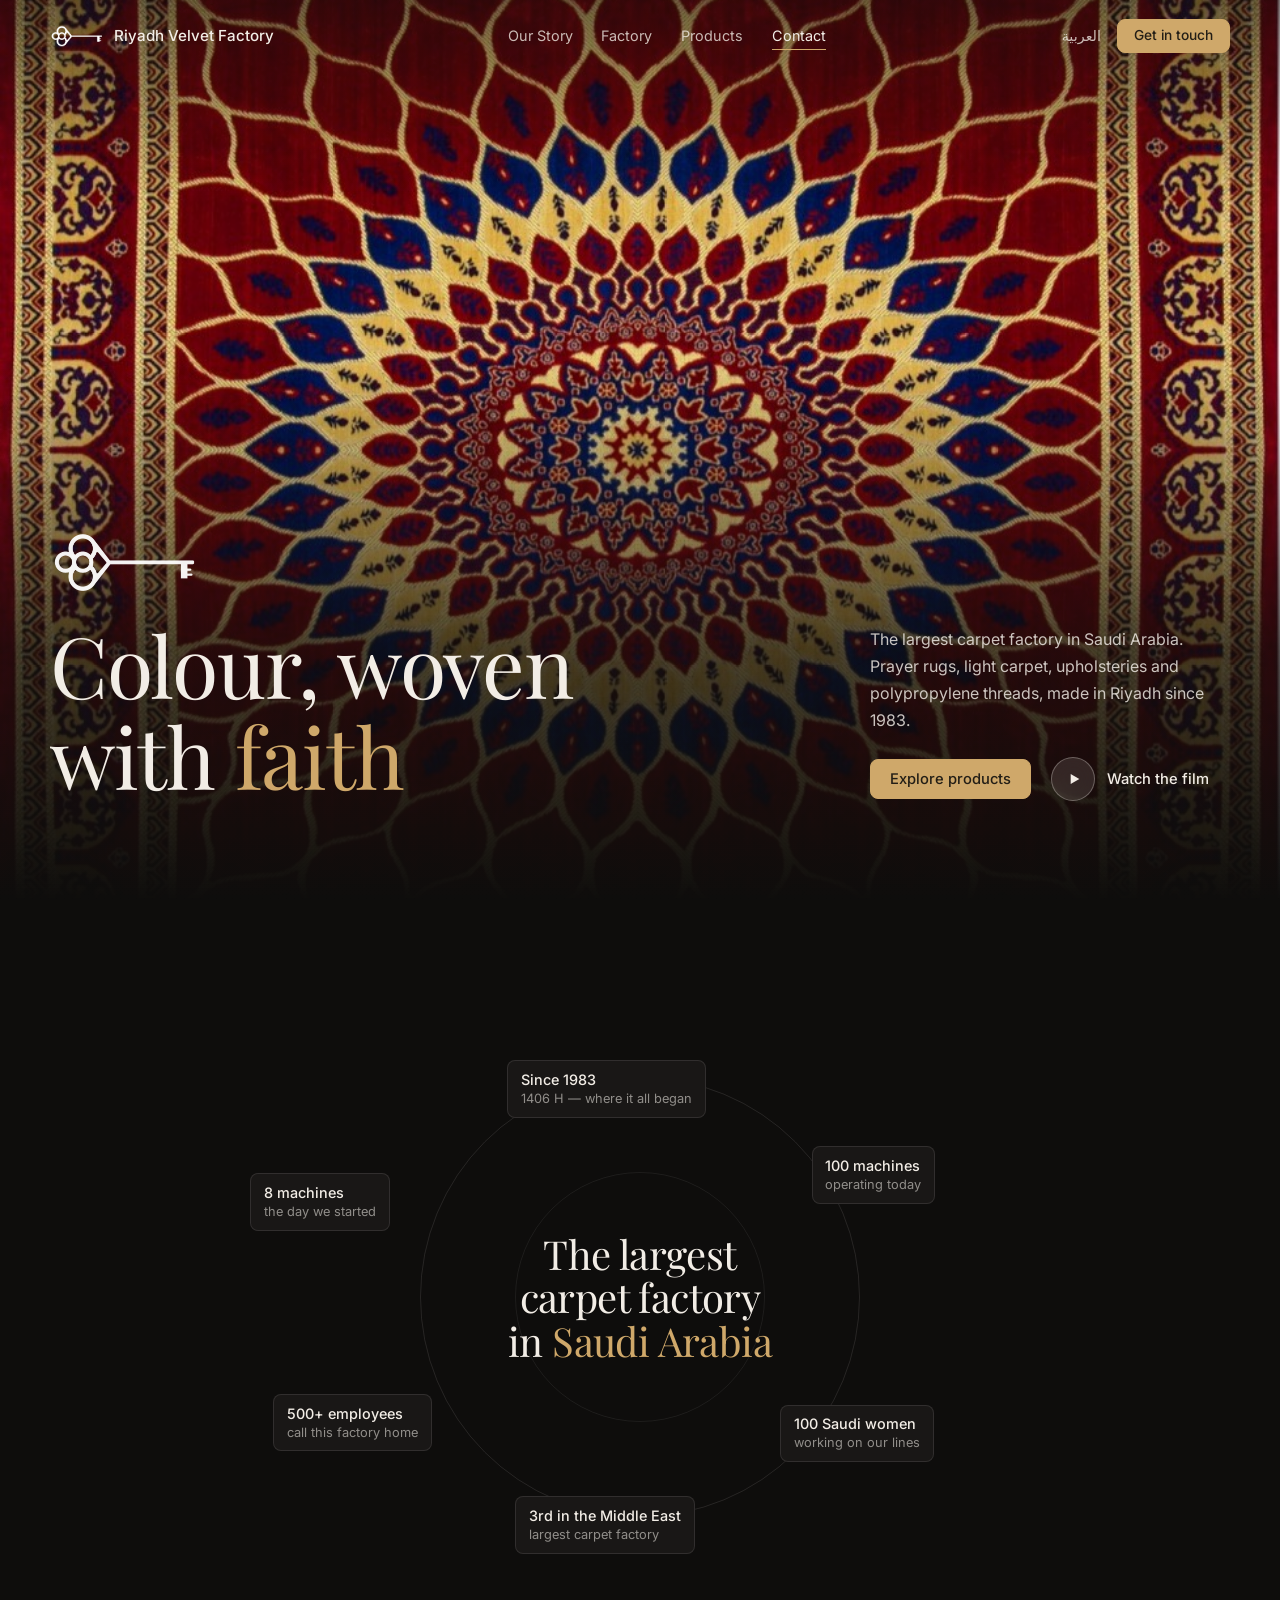
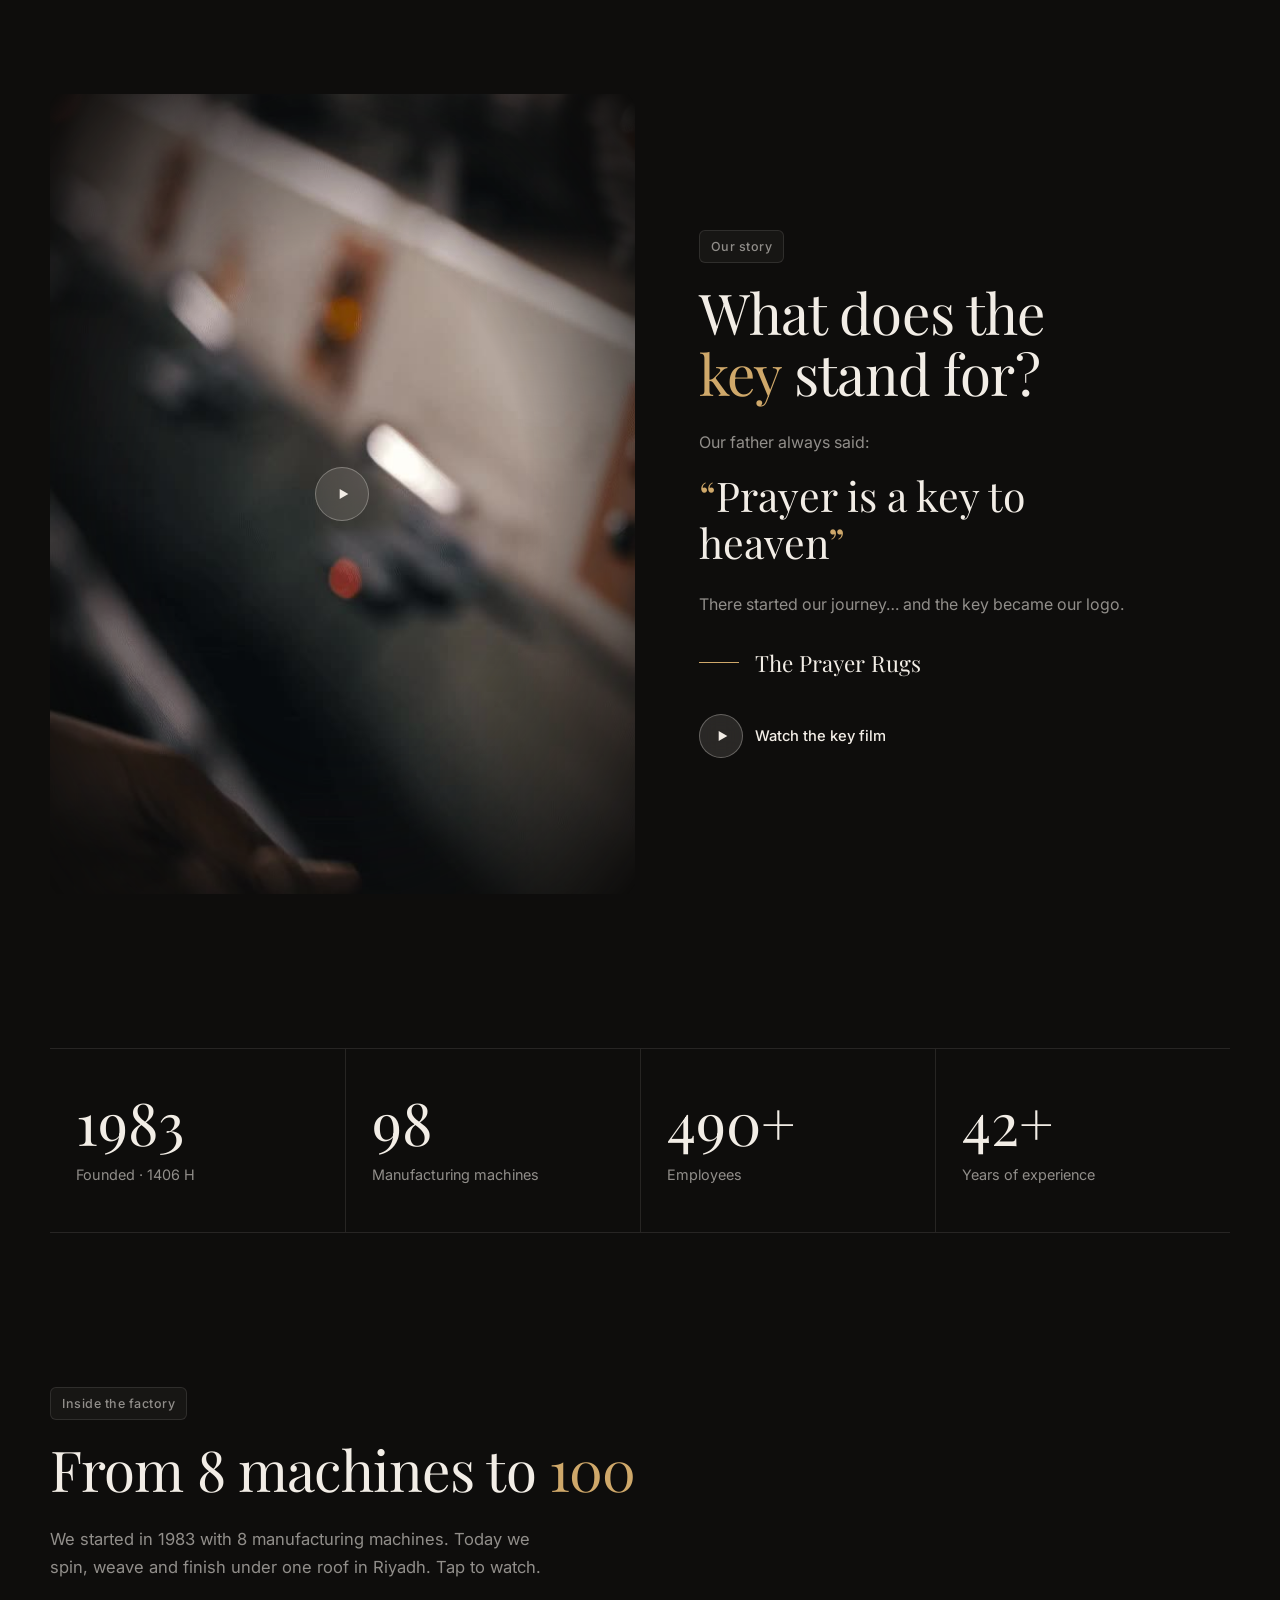
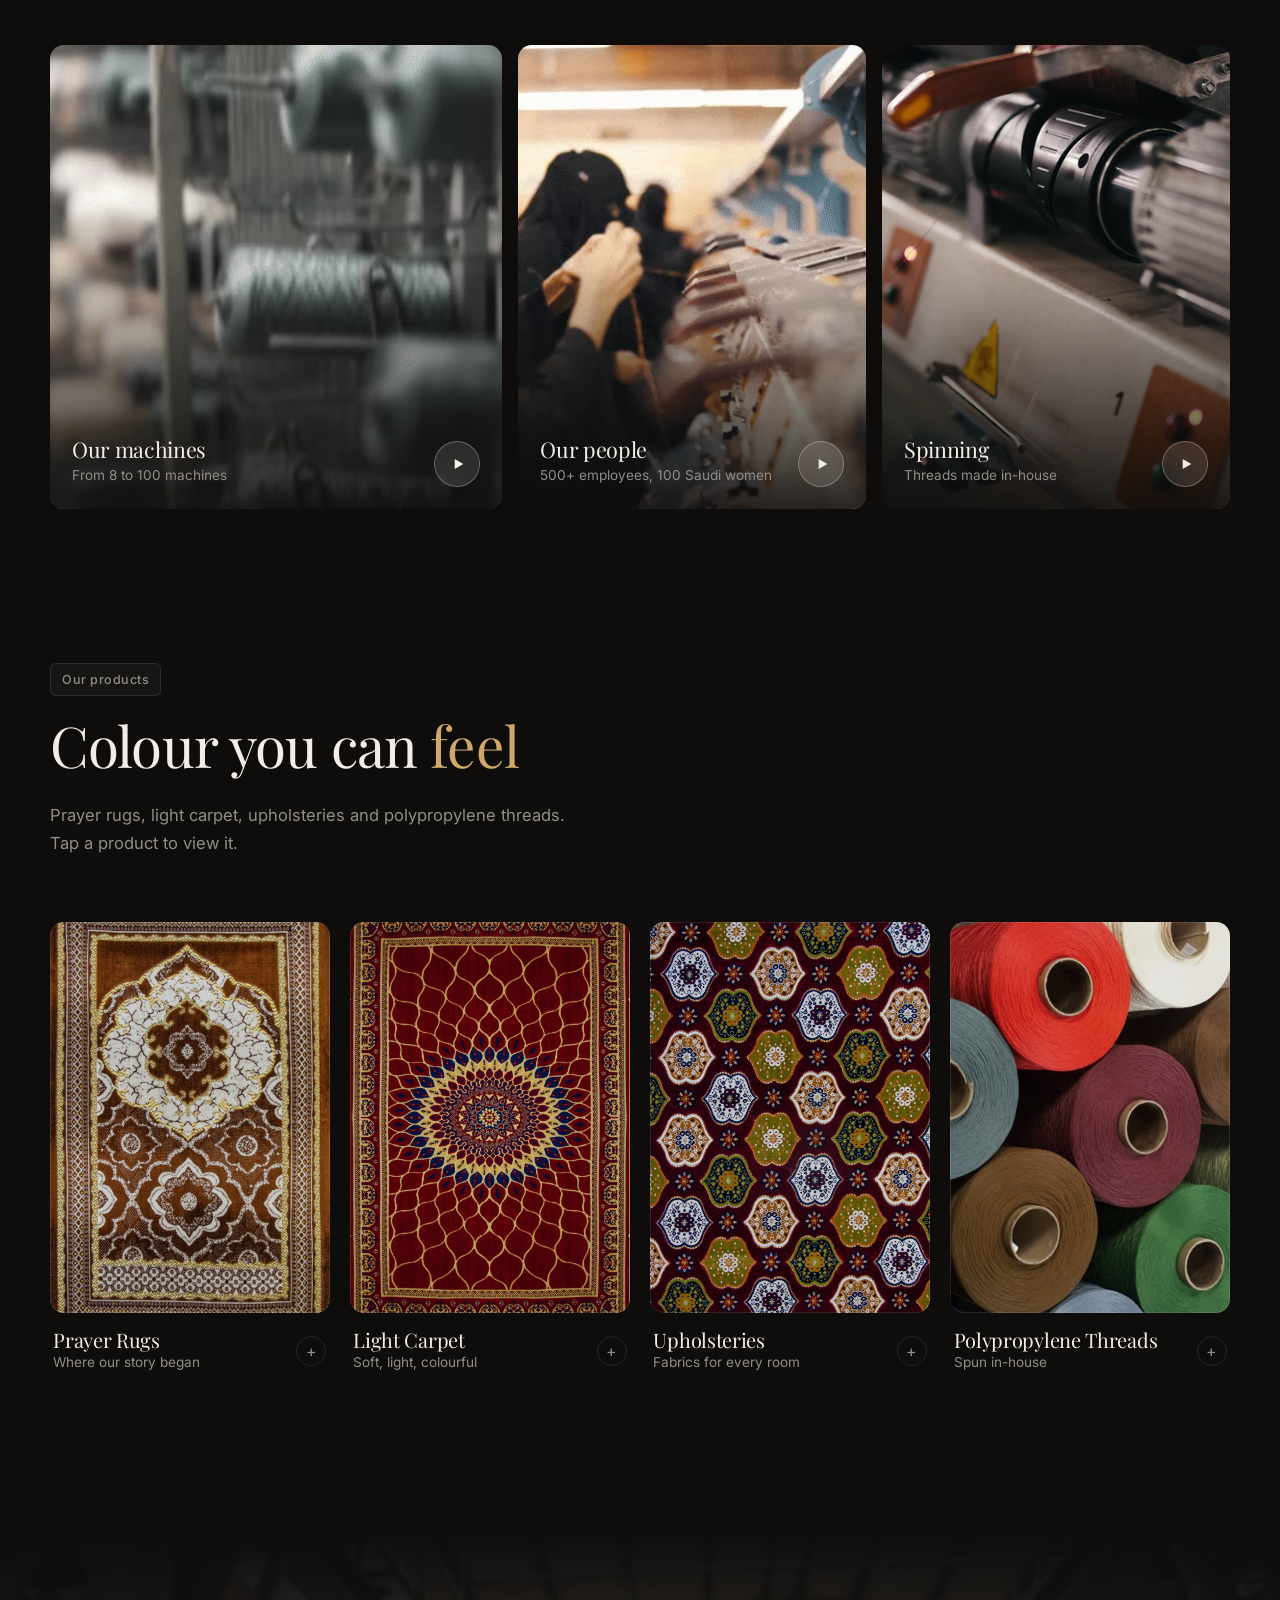
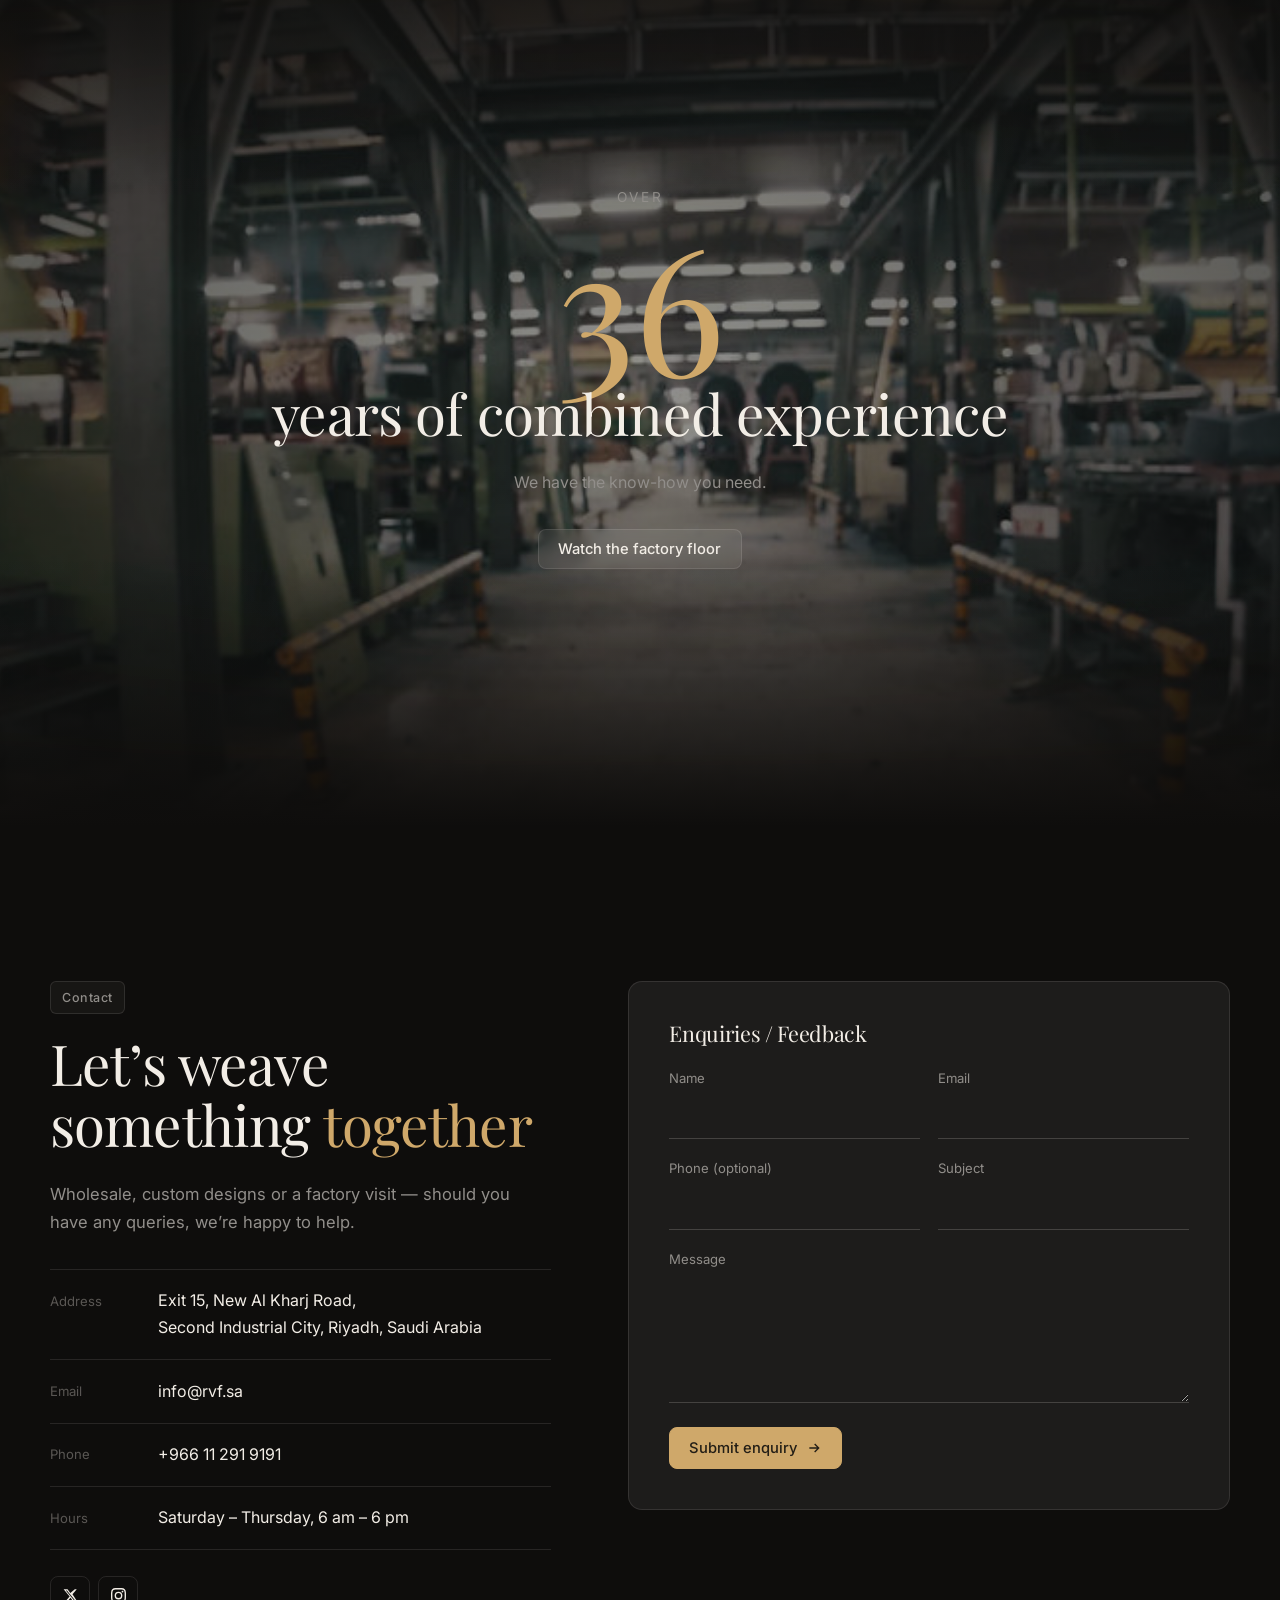
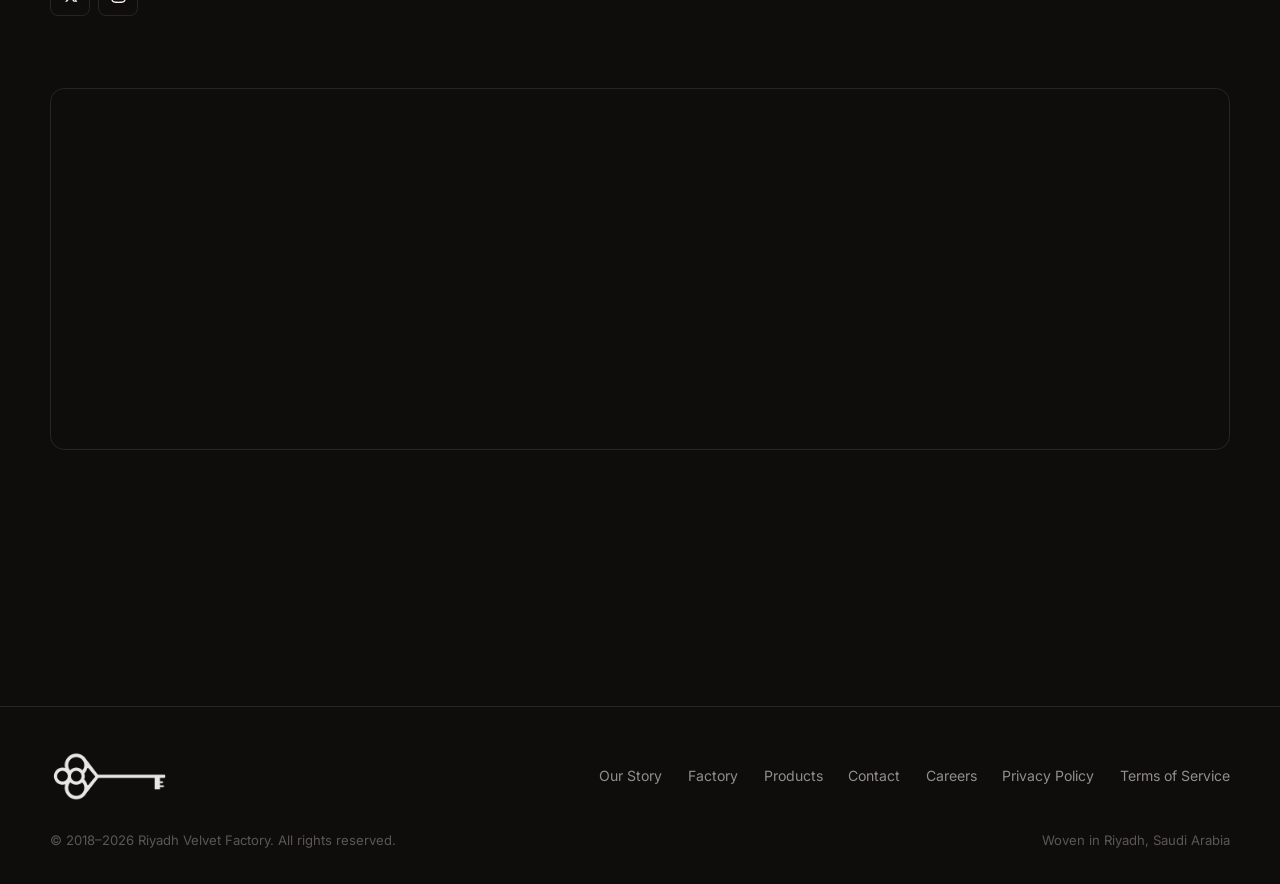
<file: index.html>
<!DOCTYPE html>
<html lang="en" dir="ltr">
<head>
<meta charset="utf-8">
<meta name="viewport" content="width=device-width, initial-scale=1">
<title>Light Carpet | مصنع الرياض المخملي - Riyadh Velvet Factory | الرياض</title>
<meta name="description" content="Riyadh Velvet Factory is the largest carpet manufacturing factory in Saudi Arabia. We produce prayer rugs, carpet, upholsteries and polypropylene threads.">
<meta name="keywords" content="riyadh velvet factory, carpet, prayer rug, upholstery, carpets, polypropylene, factory, middle east, saudi arabia, riyadh, rvf, مصنع الرياض المخملي, سجاد صلاة, سجاد خفيف">
<meta name="google-site-verification" content="kWxwWIBPkTmp_INHniXXtmmCd2P0RB9ZkoxQPCTirZA">
<link rel="canonical" href="https://www.rvf.sa">
<link rel="alternate" hreflang="ar" href="https://www.rvf.sa/home-ar/">
<meta property="og:site_name" content="RiyadhVelvetFactory">
<meta property="og:title" content="Light Carpet | مصنع الرياض المخملي - Riyadh Velvet Factory | الرياض">
<meta property="og:description" content="Riyadh Velvet Factory is the largest carpet manufacturing factory in Saudi Arabia. We produce prayer rugs, carpet, upholsteries and polypropylene threads.">
<meta property="og:type" content="website">
<meta property="og:url" content="https://www.rvf.sa">
<meta property="og:image" content="https://www.rvf.sa/assets/images/df22b5_0e138656352b41de8df64f8e6e3fad81mv2-b0cf0ebf.png">
<meta name="twitter:card" content="summary_large_image">
<link rel="icon" type="image/png" href="assets/images/df22b5_0e138656352b41de8df64f8e6e3fad81mv2-b0cf0ebf.png">
<link rel="preconnect" href="https://fonts.googleapis.com">
<link rel="preconnect" href="https://fonts.gstatic.com" crossorigin>
<link href="https://fonts.googleapis.com/css2?family=Playfair+Display:wght@400;500&family=Inter:wght@400;500&family=Amiri:wght@400;700&family=IBM+Plex+Sans+Arabic:wght@400;500&display=swap" rel="stylesheet">
<link rel="stylesheet" href="assets/style.css">
<meta name="theme-color" content="#0e0d0c">
</head>
<body class="lang-en">
<a class="skip" href="#main">Skip to content</a>
<header class="site-header">
  <div class="wrap bar">
    <a class="brand" href="#home"><img src="assets/images/df22b5_0e138656352b41de8df64f8e6e3fad81mv2-b0cf0ebf.png" alt="" width="54" height="22"><span>Riyadh Velvet Factory</span></a>
    <button class="menu-btn" aria-expanded="false" aria-controls="nav" aria-label="Menu"><span></span></button>
    <nav id="nav" aria-label="Main">
      <ul><li><a href="#story">Our Story</a></li><li><a href="#factory">Factory</a></li><li><a href="#products">Products</a></li><li><a href="#contact">Contact</a></li></ul>
      <div class="nav-end">
        <a class="lang" href="home-ar/" lang="ar">العربية</a>
        <a class="btn nav-cta" href="#contact">Get in touch</a>
      </div>
    </nav>
  </div>
</header>
<main id="main">
<section class="hero" id="home">
  <div class="hero-bg"><img src="assets/images/hero.jpg" alt="" fetchpriority="high"></div>
  <div class="wrap hero-inner">
    <div>
      <img class="hero-logo" src="assets/images/df22b5_0e138656352b41de8df64f8e6e3fad81mv2-b0cf0ebf.png" alt="Riyadh Velvet Factory" width="596" height="247">
      <h1>Colour, woven with <em>faith</em></h1>
    </div>
    <div class="hero-side">
      <p>The largest carpet factory in Saudi Arabia. Prayer rugs, light carpet, upholsteries and polypropylene threads, made in Riyadh since 1983.</p>
      <div class="hero-actions">
        <a class="btn" href="#products">Explore products</a>
        <button class="play-label" type="button" data-video="assets/videos/df22b5_dc841ec9247445a78a75d23c09153128.mp4" data-poster="assets/images/df22b5_dc841ec9247445a78a75d23c09153128f000-eefac856.jpg" aria-label="Watch the film"><span class="play" aria-hidden="true"><svg viewBox="0 0 24 24"><path d="M7 4.5v15l13-7.5z"/></svg></span>Watch the film</button>
      </div>
    </div>
  </div>
</section>

<section class="orbit-sec" id="about">
  <div class="wrap">
    <div class="orbit reveal">
      <span class="ring r1" aria-hidden="true"></span><span class="ring r2" aria-hidden="true"></span>
      <div class="orbit-center"><h2>The largest carpet factory in <em>Saudi Arabia</em></h2></div>
      <div class="chips">
        <div class="chip" style="top:6%;inset-inline-start:33%;--fd:0s"><b>Since 1983</b>1406 H — where it all began</div>
        <div class="chip" style="top:27%;inset-inline-start:0%;--fd:-2s"><b>8 machines</b>the day we started</div>
        <div class="chip" style="top:22%;inset-inline-start:72%;--fd:-4s"><b>100 machines</b>operating today</div>
        <div class="chip" style="top:68%;inset-inline-start:3%;--fd:-1s"><b>500+ employees</b>call this factory home</div>
        <div class="chip" style="top:70%;inset-inline-start:68%;--fd:-3s"><b>100 Saudi women</b>working on our lines</div>
        <div class="chip" style="top:87%;inset-inline-start:34%;--fd:-5s"><b>3rd in the Middle East</b>largest carpet factory</div>
      </div>
    </div>
  </div>
</section>

<section class="section" id="story" style="padding-top:0">
  <div class="wrap story">
    <button class="story-media reveal" type="button" data-video="assets/videos/key.mp4" data-poster="assets/images/poster-key.jpg" aria-label="Play: what does the key stand for?" data-tall="1">
      <video autoplay muted loop playsinline poster="assets/images/poster-key.jpg" aria-hidden="true"><source src="assets/videos/key.mp4" type="video/mp4"></video>
      <span class="play" aria-hidden="true"><svg viewBox="0 0 24 24"><path d="M7 4.5v15l13-7.5z"/></svg></span>
    </button>
    <div class="story-text reveal" style="--d:.1s">
      <span class="tag">Our story</span>
      <h2>What does the <em>key</em> stand for?</h2>
      <p class="muted">Our father always said:</p>
      <p class="quote">Prayer is a key to heaven</p>
      <p class="muted">There started our journey… and the key became our logo.</p>
      <p class="rugs">The Prayer Rugs</p>
      <button class="play-label" type="button" data-video="assets/videos/key.mp4" data-poster="assets/images/poster-key.jpg" aria-label="Watch the key film" data-tall="1"><span class="play" aria-hidden="true"><svg viewBox="0 0 24 24"><path d="M7 4.5v15l13-7.5z"/></svg></span>Watch the key film</button>
    </div>
  </div>
</section>

<section>
  <div class="wrap"><div class="numbers"><div class="num reveal" style="--d:0.00s"><b>1983</b><span>Founded · 1406 H</span></div><div class="num reveal" style="--d:0.08s"><b data-count="100" data-suffix="">100</b><span>Manufacturing machines</span></div><div class="num reveal" style="--d:0.16s"><b data-count="500" data-suffix="+">500+</b><span>Employees</span></div><div class="num reveal" style="--d:0.24s"><b data-count="43" data-suffix="+" data-since="1983">43+</b><span>Years of experience</span></div></div></div>
</section>

<section class="section" id="factory">
  <div class="wrap">
    <div class="head reveal">
      <span class="tag">Inside the factory</span>
      <h2>From 8 machines to <em>100</em></h2>
      <p class="lead">We started in 1983 with 8 manufacturing machines. Today we spin, weave and finish under one roof in Riyadh. Tap to watch.</p>
    </div>
    <div class="films">
      <button class="film reveal" style="--d:0.00s" type="button" data-video="assets/videos/machines.mp4" data-poster="assets/images/poster-machines.jpg" aria-label="Play: Our machines"><img src="assets/images/poster-machines.jpg" alt="" loading="lazy"><span class="cap"><span><h3>Our machines</h3><small>From 8 to 100 machines</small></span><span class="play" aria-hidden="true"><svg viewBox="0 0 24 24"><path d="M7 4.5v15l13-7.5z"/></svg></span></span></button>
      <button class="film reveal" style="--d:0.08s" type="button" data-video="assets/videos/employees.mp4" data-poster="assets/images/poster-employees.jpg" aria-label="Play: Our people"><img src="assets/images/poster-employees.jpg" alt="" loading="lazy"><span class="cap"><span><h3>Our people</h3><small>500+ employees, 100 Saudi women</small></span><span class="play" aria-hidden="true"><svg viewBox="0 0 24 24"><path d="M7 4.5v15l13-7.5z"/></svg></span></span></button>
      <button class="film reveal" style="--d:0.16s" type="button" data-video="assets/videos/df22b5_d9a7fc6f92a448ae9f3e040a54af9975.mp4" data-poster="assets/images/df22b5_d9a7fc6f92a448ae9f3e040a54af9975f000-4b13fd7e.jpg" aria-label="Play: Spinning"><img src="assets/images/df22b5_d9a7fc6f92a448ae9f3e040a54af9975f000-4b13fd7e.jpg" alt="" loading="lazy"><span class="cap"><span><h3>Spinning</h3><small>Threads made in-house</small></span><span class="play" aria-hidden="true"><svg viewBox="0 0 24 24"><path d="M7 4.5v15l13-7.5z"/></svg></span></span></button>
    </div>
  </div>
</section>

<section class="section" id="products" style="padding-top:0">
  <div class="wrap">
    <div class="head reveal">
      <span class="tag">Our products</span>
      <h2>Colour you can <em>feel</em></h2>
      <p class="lead">Prayer rugs, light carpet, upholsteries and polypropylene threads. Tap a product to view it.</p>
    </div>
    <div class="products">
      <button class="product reveal" style="--d:0.00s" type="button" data-gallery="[&quot;assets/images/162484_94f44dfc968f40a18a8d305930540478mv2-1458a45f.jpg&quot;]" data-title="Prayer Rugs"><span class="ph"><img src="assets/images/162484_94f44dfc968f40a18a8d305930540478mv2-1458a45f.jpg" alt="" loading="lazy"></span><span class="meta"><span><h3>Prayer Rugs</h3><small>Where our story began</small></span><span class="plus" aria-hidden="true">+</span></span></button>
      <button class="product reveal" style="--d:0.08s" type="button" data-gallery="[&quot;assets/images/162484_7d0dfb7a624e42e8a11115da55d88875mv2-92143631.jpg&quot;]" data-title="Light Carpet"><span class="ph"><img src="assets/images/162484_7d0dfb7a624e42e8a11115da55d88875mv2-92143631.jpg" alt="" loading="lazy"></span><span class="meta"><span><h3>Light Carpet</h3><small>Soft, light, colourful</small></span><span class="plus" aria-hidden="true">+</span></span></button>
      <button class="product reveal" style="--d:0.16s" type="button" data-gallery="[&quot;assets/images/162484_367ea6af2ef248eaba73cd6c9f8c714cmv2_d_3856_4928_s_4_2-0bffcd19.jpg&quot;]" data-title="Upholsteries"><span class="ph"><img src="assets/images/162484_367ea6af2ef248eaba73cd6c9f8c714cmv2_d_3856_4928_s_4_2-0bffcd19.jpg" alt="" loading="lazy"></span><span class="meta"><span><h3>Upholsteries</h3><small>Fabrics for every room</small></span><span class="plus" aria-hidden="true">+</span></span></button>
      <button class="product reveal" style="--d:0.24s" type="button" data-gallery="[&quot;assets/images/162484_584aeb5eb97d4e78964a44d51fcf3e0dmv2-e704282f.jpg&quot;]" data-title="Polypropylene Threads"><span class="ph"><img src="assets/images/162484_584aeb5eb97d4e78964a44d51fcf3e0dmv2-e704282f.jpg" alt="" loading="lazy"></span><span class="meta"><span><h3>Polypropylene Threads</h3><small>Spun in-house</small></span><span class="plus" aria-hidden="true">+</span></span></button>
    </div>
  </div>
</section>

<section class="exp">
  <video autoplay muted loop playsinline poster="assets/images/df22b5_dc841ec9247445a78a75d23c09153128f000-eefac856.jpg" aria-hidden="true"><source src="assets/videos/df22b5_dc841ec9247445a78a75d23c09153128.mp4" type="video/mp4"></video>
  <div class="reveal">
    <span class="over">Over</span>
    <h2><span class="big"><span data-count="43" data-since="1983">43</span></span>years of combined experience</h2>
    <p>We have the know-how you need.</p>
    <button class="btn ghost" type="button" data-video="assets/videos/df22b5_dc841ec9247445a78a75d23c09153128.mp4" data-poster="assets/images/df22b5_dc841ec9247445a78a75d23c09153128f000-eefac856.jpg" aria-label="Watch the factory floor">Watch the factory floor</button>
  </div>
</section>

<section class="section" id="contact">
  <div class="wrap">
    <div class="contact">
      <div class="reveal">
        <span class="tag">Contact</span>
        <h2>Let’s weave something <em>together</em></h2>
        <p class="lead">Wholesale, custom designs or a factory visit — should you have any queries, we’re happy to help.</p>
        <ul class="info">
          <li><span class="k">Address</span><address>Exit 15, New Al Kharj Road,<br>Second Industrial City, Riyadh, Saudi Arabia</address></li>
          <li><span class="k">Email</span><a href="mailto:info@rvf.sa">info@rvf.sa</a></li>
          <li><span class="k">Phone</span><a href="tel:+966112919191" dir="ltr">+966 11 291 9191</a></li>
          <li><span class="k">Hours</span><span>Saturday – Thursday, 6 am – 6 pm</span></li>
        </ul>
        <div class="social">
          <a href="https://twitter.com/rvfksa" aria-label="RVF on X / Twitter"><svg viewBox="0 0 24 24" aria-hidden="true"><path d="M18.9 2H22l-6.8 7.8L23 22h-6.2l-4.8-6.3L6.4 22H3.3l7.3-8.3L1 2h6.3l4.4 5.8L18.9 2Zm-1.1 18h1.7L6.3 3.9H4.5L17.8 20Z"/></svg></a>
          <a href="https://www.instagram.com/rvfksa/" aria-label="RVF on Instagram"><svg viewBox="0 0 24 24" aria-hidden="true"><path d="M12 2.2c3.2 0 3.6 0 4.8.1 3.3.1 4.8 1.7 4.9 4.9.1 1.3.1 1.6.1 4.8s0 3.6-.1 4.8c-.1 3.2-1.7 4.8-4.9 4.9-1.3.1-1.6.1-4.8.1s-3.6 0-4.8-.1c-3.3-.1-4.8-1.7-4.9-4.9C2.2 15.6 2.2 15.2 2.2 12s0-3.6.1-4.8C2.4 3.9 3.9 2.4 7.2 2.3 8.4 2.2 8.8 2.2 12 2.2ZM12 0C8.7 0 8.3 0 7.1.1 2.7.3.3 2.7.1 7.1 0 8.3 0 8.7 0 12s0 3.7.1 4.9c.2 4.4 2.6 6.8 7 7C8.3 24 8.7 24 12 24s3.7 0 4.9-.1c4.4-.2 6.8-2.6 7-7 .1-1.2.1-1.6.1-4.9s0-3.7-.1-4.9c-.2-4.4-2.6-6.8-7-7C15.7 0 15.3 0 12 0Zm0 5.8a6.2 6.2 0 1 0 0 12.4 6.2 6.2 0 0 0 0-12.4ZM12 16a4 4 0 1 1 0-8 4 4 0 0 1 0 8Zm6.4-11.8a1.4 1.4 0 1 0 0 2.9 1.4 1.4 0 0 0 0-2.9Z"/></svg></a>
        </div>
      </div>
      <form class="form reveal" style="--d:.1s" action="https://formsubmit.co/info@rvf.sa" method="POST">
        <h3>Enquiries / Feedback</h3>
        <p class="sent" role="status" hidden>Thank you for contacting RVF. Our customer support will contact you soon.</p>
        <input type="hidden" name="_subject" value="RVF website enquiry">
        <input type="hidden" name="_template" value="table">
        <input type="hidden" name="_next" value="https://www.rvf.sa/?sent=1#contact">
        <input type="text" name="_honey" class="hp" tabindex="-1" autocomplete="off" aria-hidden="true">
        <div class="row">
          <label>Name<input name="name" required autocomplete="name"></label>
          <label>Email<input type="email" name="email" required autocomplete="email"></label>
        </div>
        <div class="row">
          <label>Phone (optional)<input type="tel" name="phone" autocomplete="tel"></label>
          <label>Subject<input name="subject"></label>
        </div>
        <label>Message<textarea name="message" rows="4" required></textarea></label>
        <button class="btn" type="submit">Submit enquiry <svg class="arr" width="16" height="16" viewBox="0 0 24 24" fill="none" stroke="currentColor" stroke-width="2" aria-hidden="true"><path d="M5 12h14M13 6l6 6-6 6"/></svg></button>
      </form>
    </div>
    <div class="map reveal"><iframe title="Riyadh Velvet Factory" loading="lazy" src="https://maps.google.com/maps?q=Riyadh%20Velvet%20Factory%2C%20Second%20Industrial%20City%2C%20Riyadh&output=embed"></iframe></div>
  </div>
</section>
</main>
<footer class="site-footer">
  <div class="wrap">
    <div class="foot">
      <img src="assets/images/df22b5_0e138656352b41de8df64f8e6e3fad81mv2-b0cf0ebf.png" alt="Riyadh Velvet Factory" width="120" height="50" loading="lazy">
      <ul>
        <li><a href="#story">Our Story</a></li><li><a href="#factory">Factory</a></li><li><a href="#products">Products</a></li><li><a href="#contact">Contact</a></li>
        <li><a href="mailto:info@rvf.sa?subject=Careers">Careers</a></li>
        <li><a href="privacy-policy/">Privacy Policy</a></li>
        <li><a href="terms-of-service/">Terms of Service</a></li>
      </ul>
    </div>
    <div class="copy"><p>© 2018–<span class="yr">2026</span> Riyadh Velvet Factory. All rights reserved.</p><p>Woven in Riyadh, Saudi Arabia</p></div>
  </div>
</footer>
<script src="assets/site.js" defer></script>
</body>
</html>
</file>
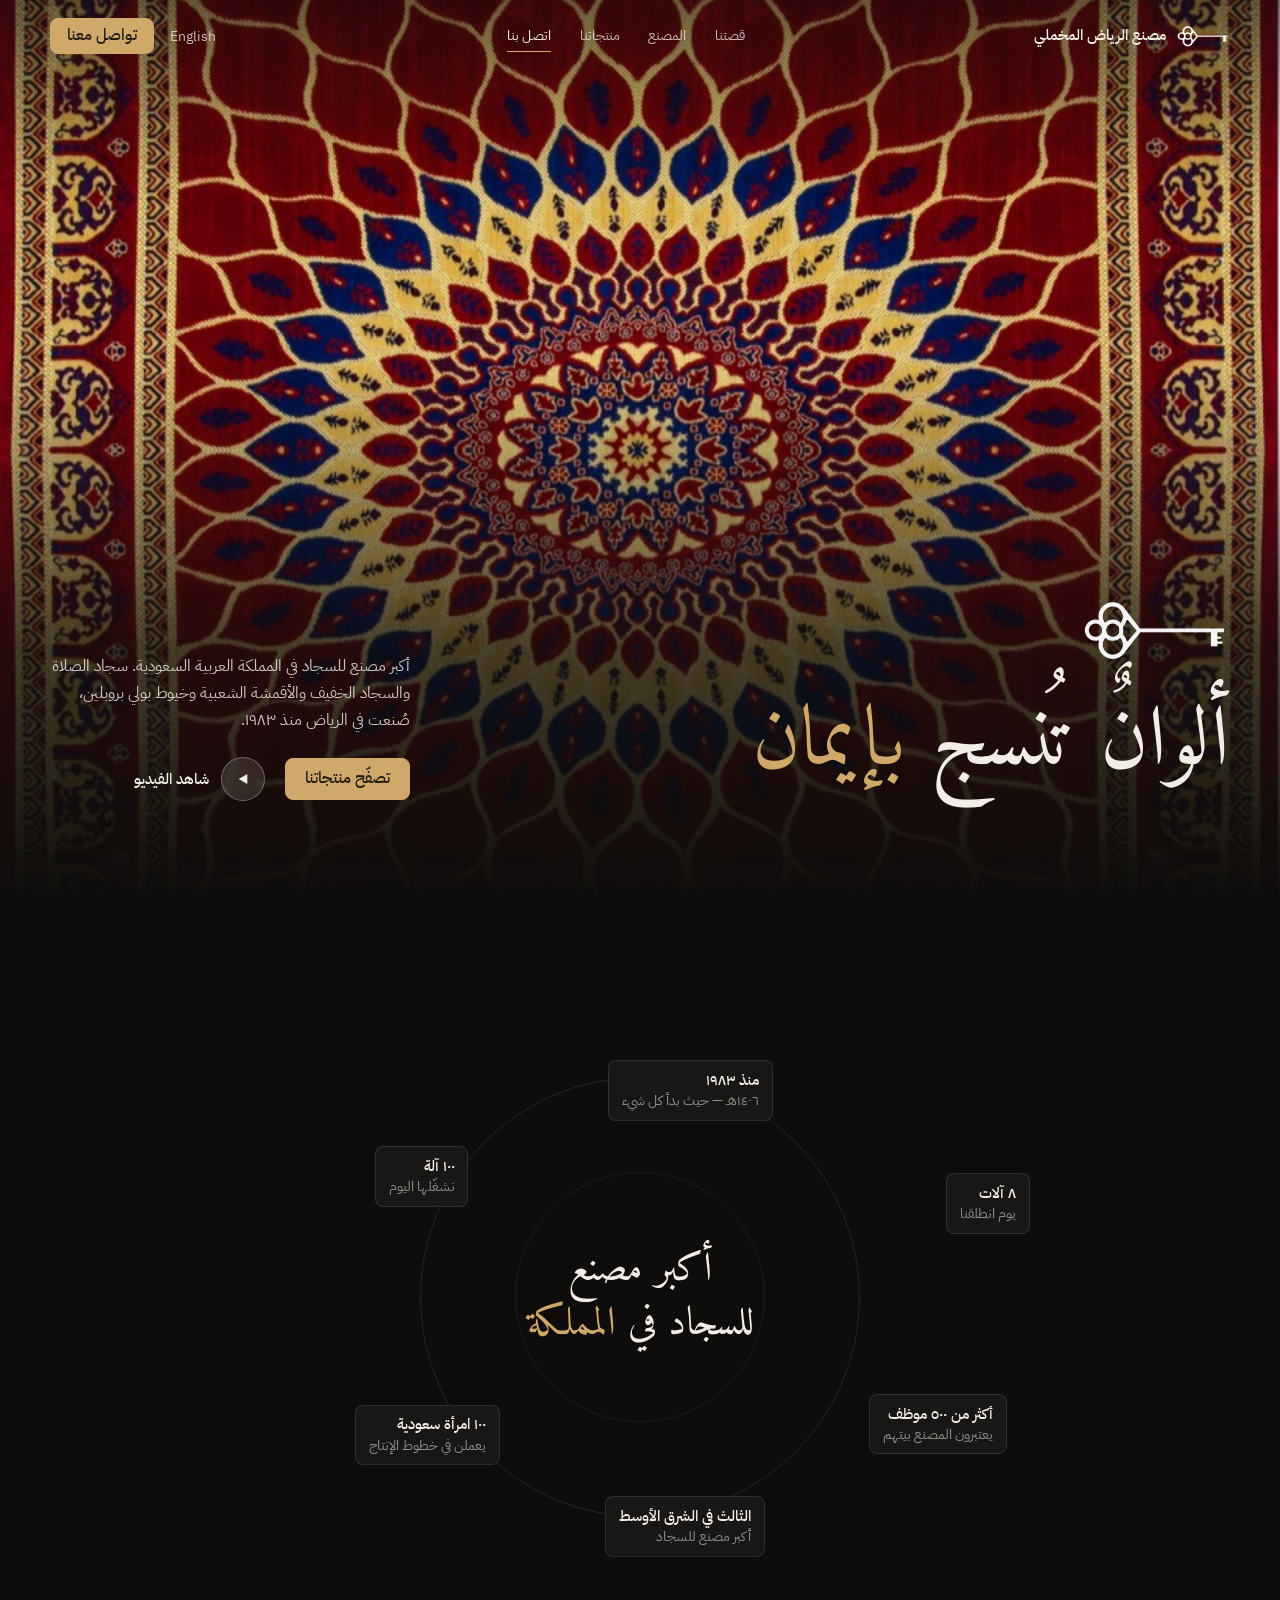
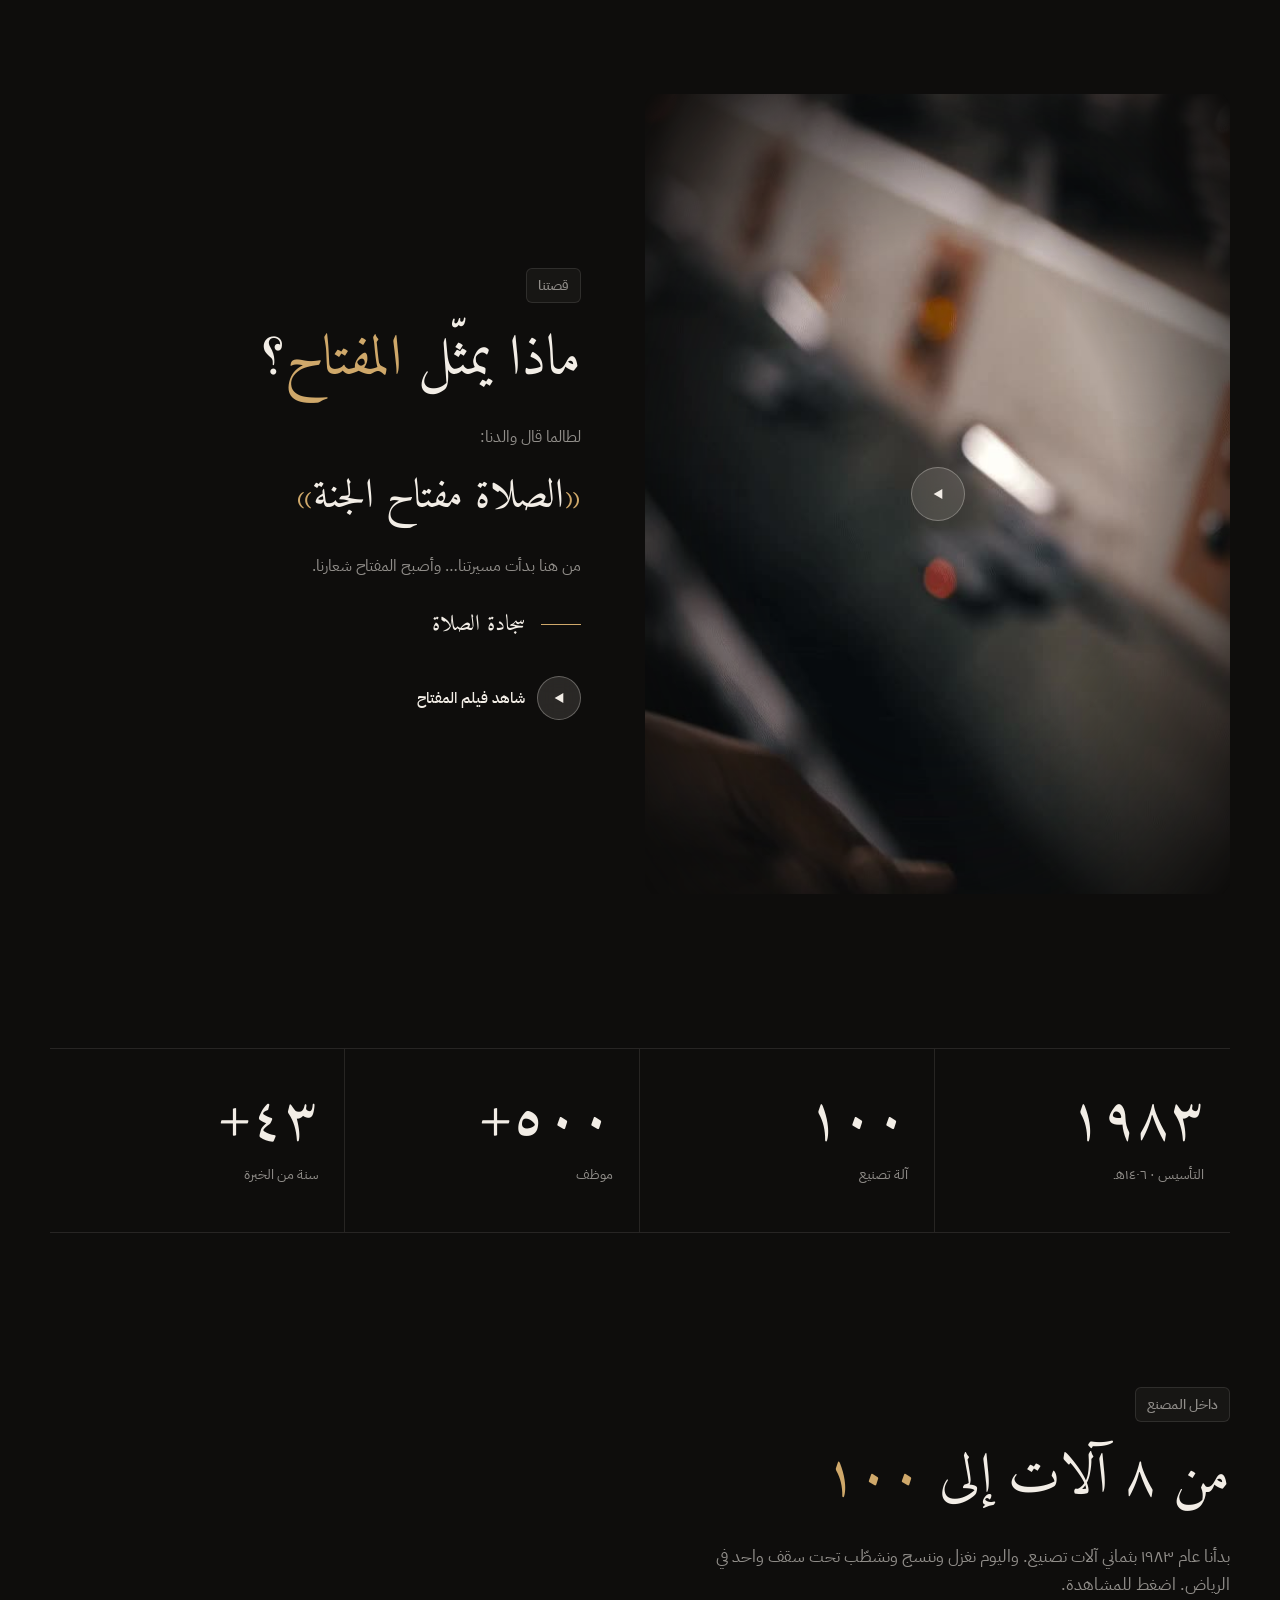
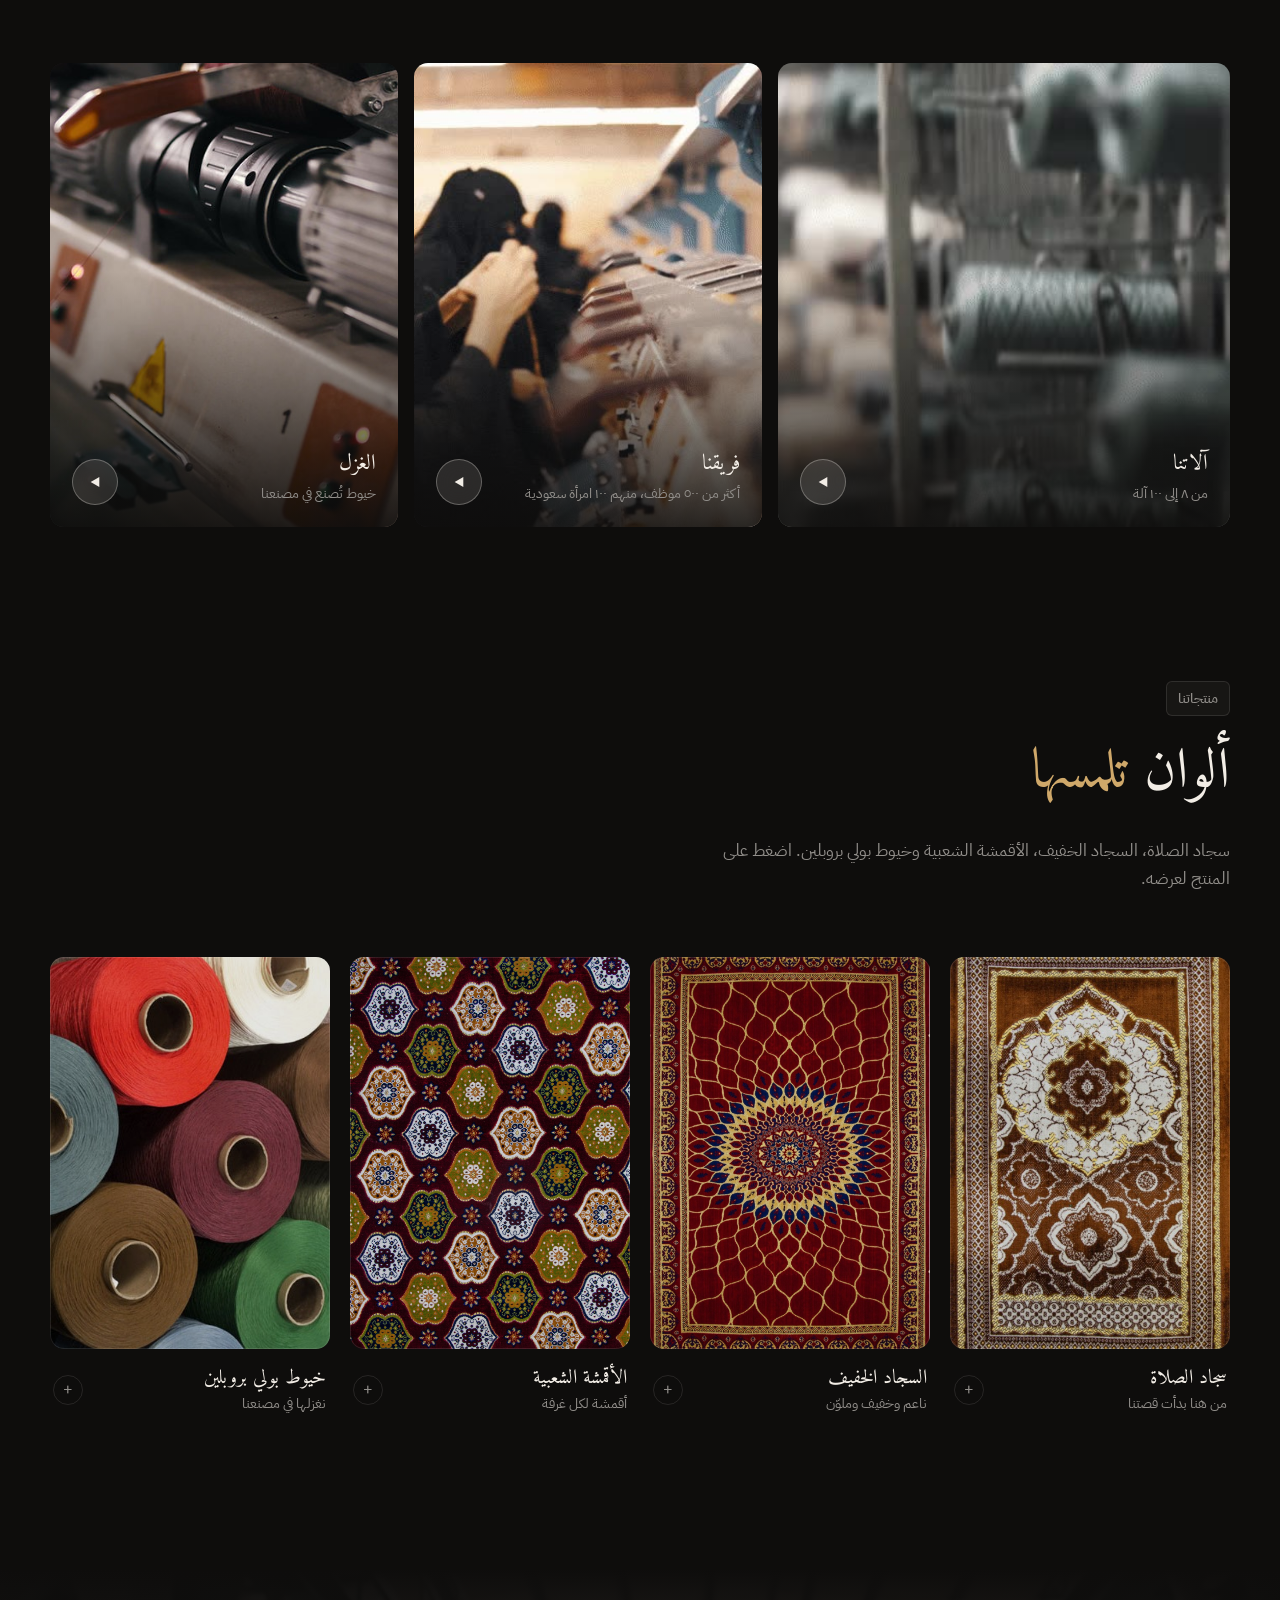
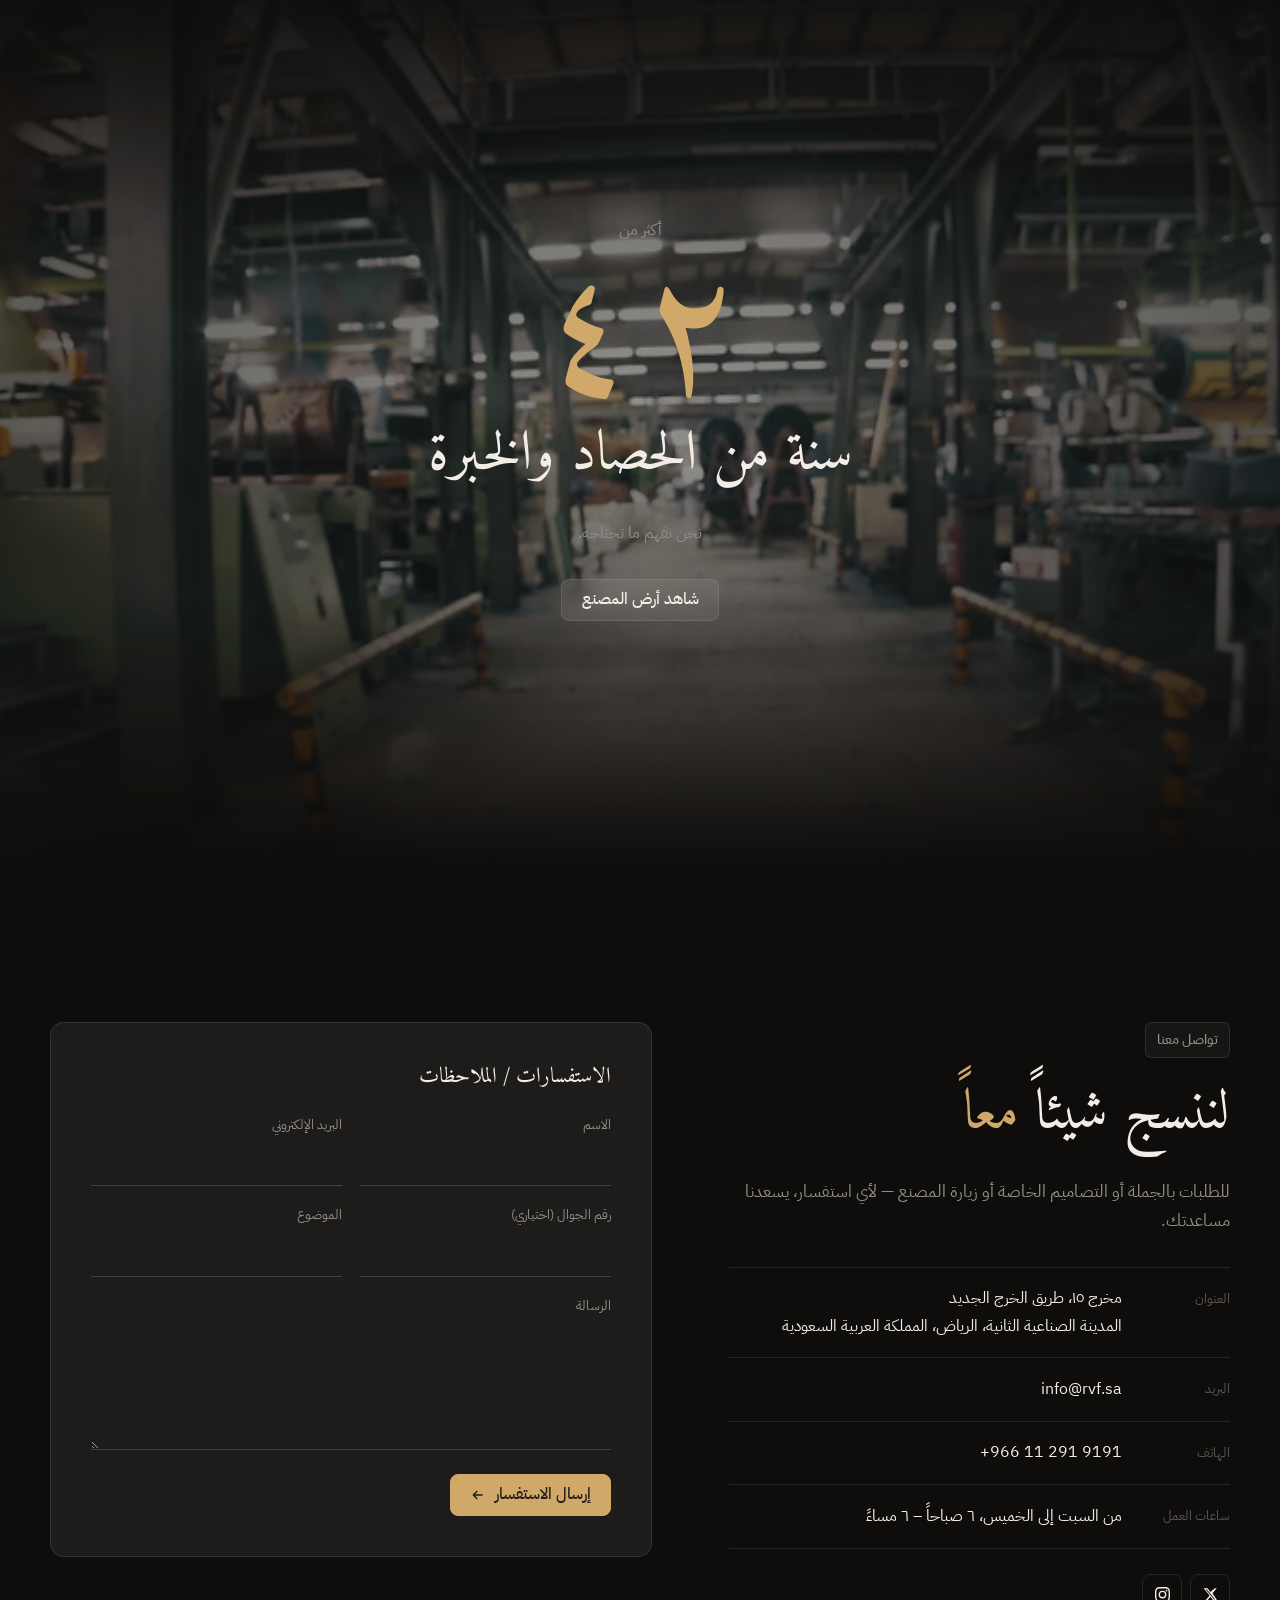
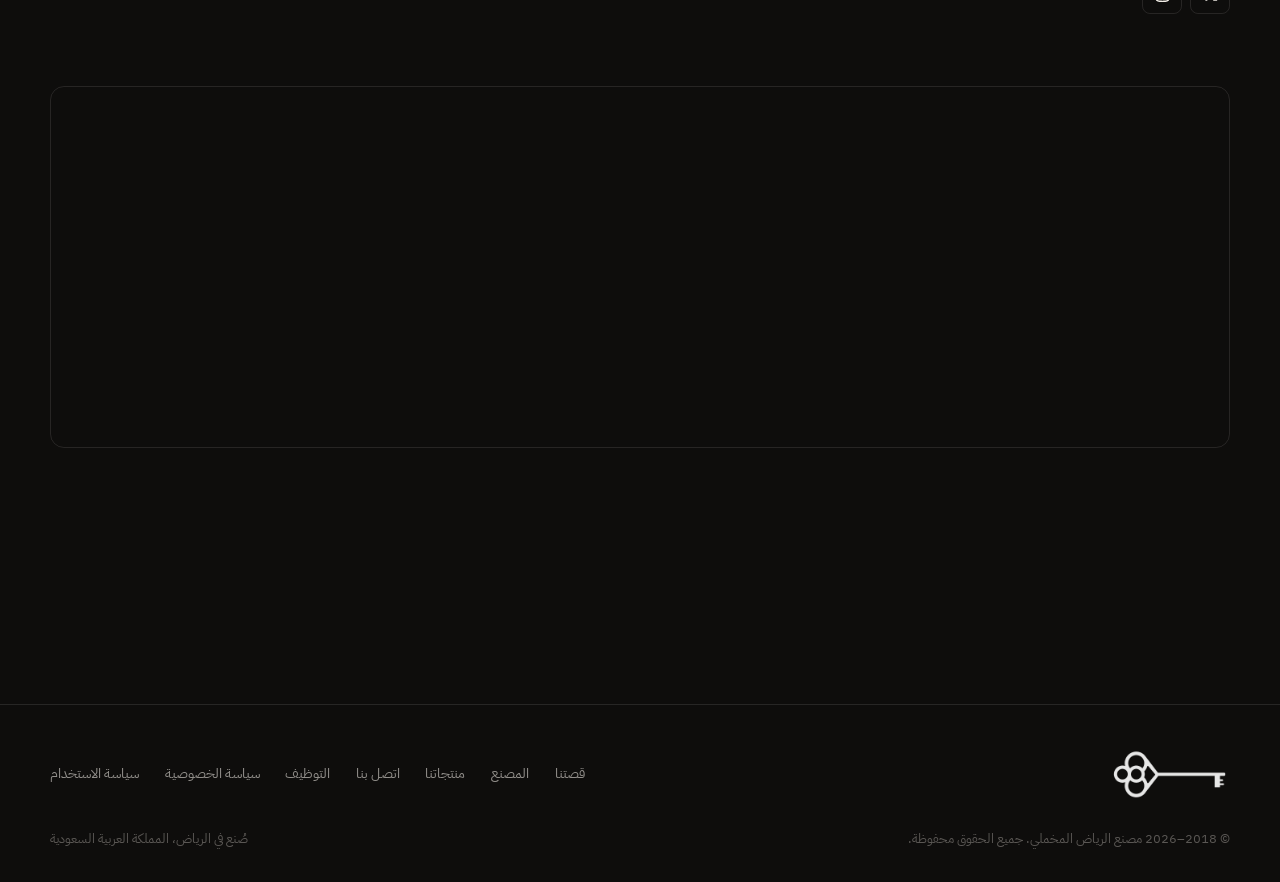
<file: contact-us-ar/index.html>
<!DOCTYPE html>
<html lang="ar" dir="rtl">
<head>
<meta charset="utf-8">
<meta name="viewport" content="width=device-width, initial-scale=1">
<title>اتصل بنا | مصنع الرياض المخملي</title>
<meta name="robots" content="noindex, follow">
<link rel="canonical" href="https://www.rvf.sa/home-ar/">
<link rel="alternate" hreflang="en" href="https://www.rvf.sa/#contact">
<meta http-equiv="refresh" content="0; url=../home-ar/#contact">
<script>location.replace("../home-ar/#contact"+location.search);</script>
<style>body{background:#0e0d0c;color:#f2ede6;font:16px system-ui,sans-serif;display:grid;place-items:center;min-height:100vh;margin:0}a{color:#cfa86a}</style>
</head>
<body><p><a href="../home-ar/#contact">اتصل بنا | مصنع الرياض المخملي</a></p></body>
</html>
</file>
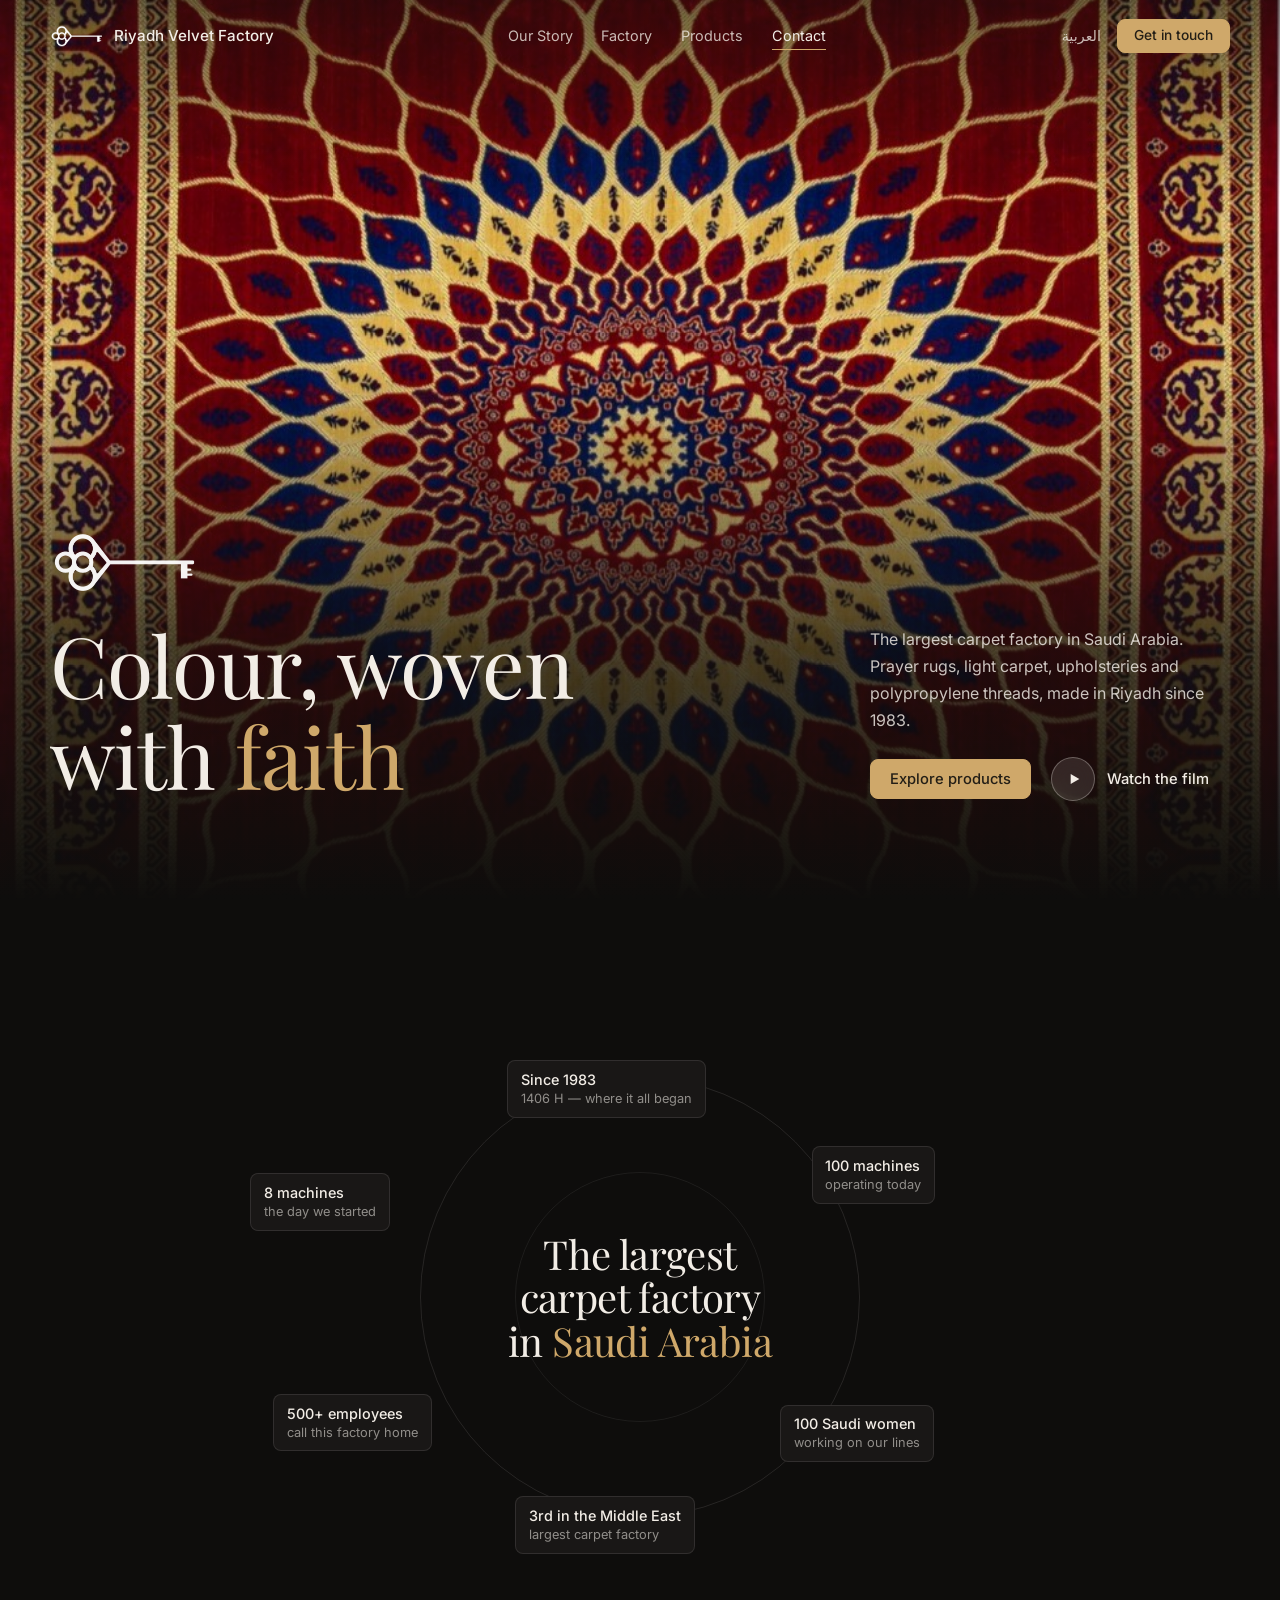
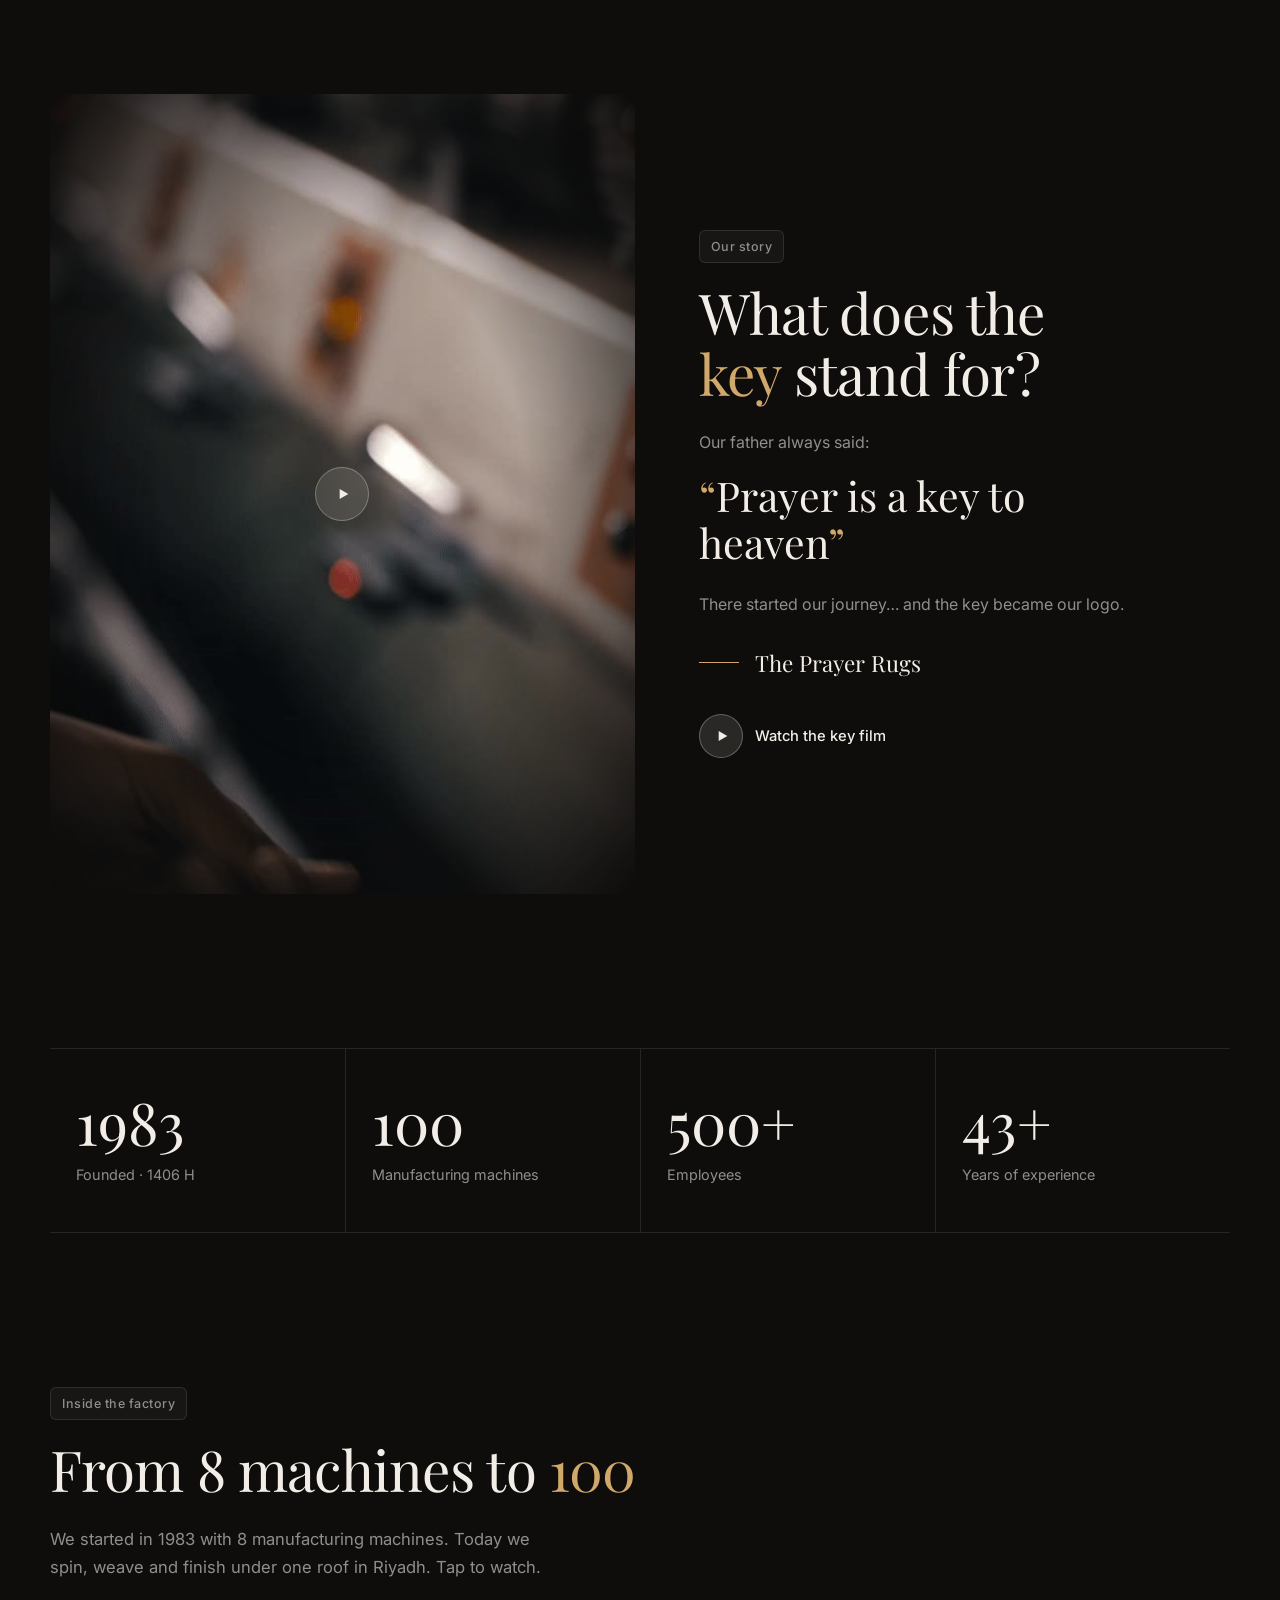
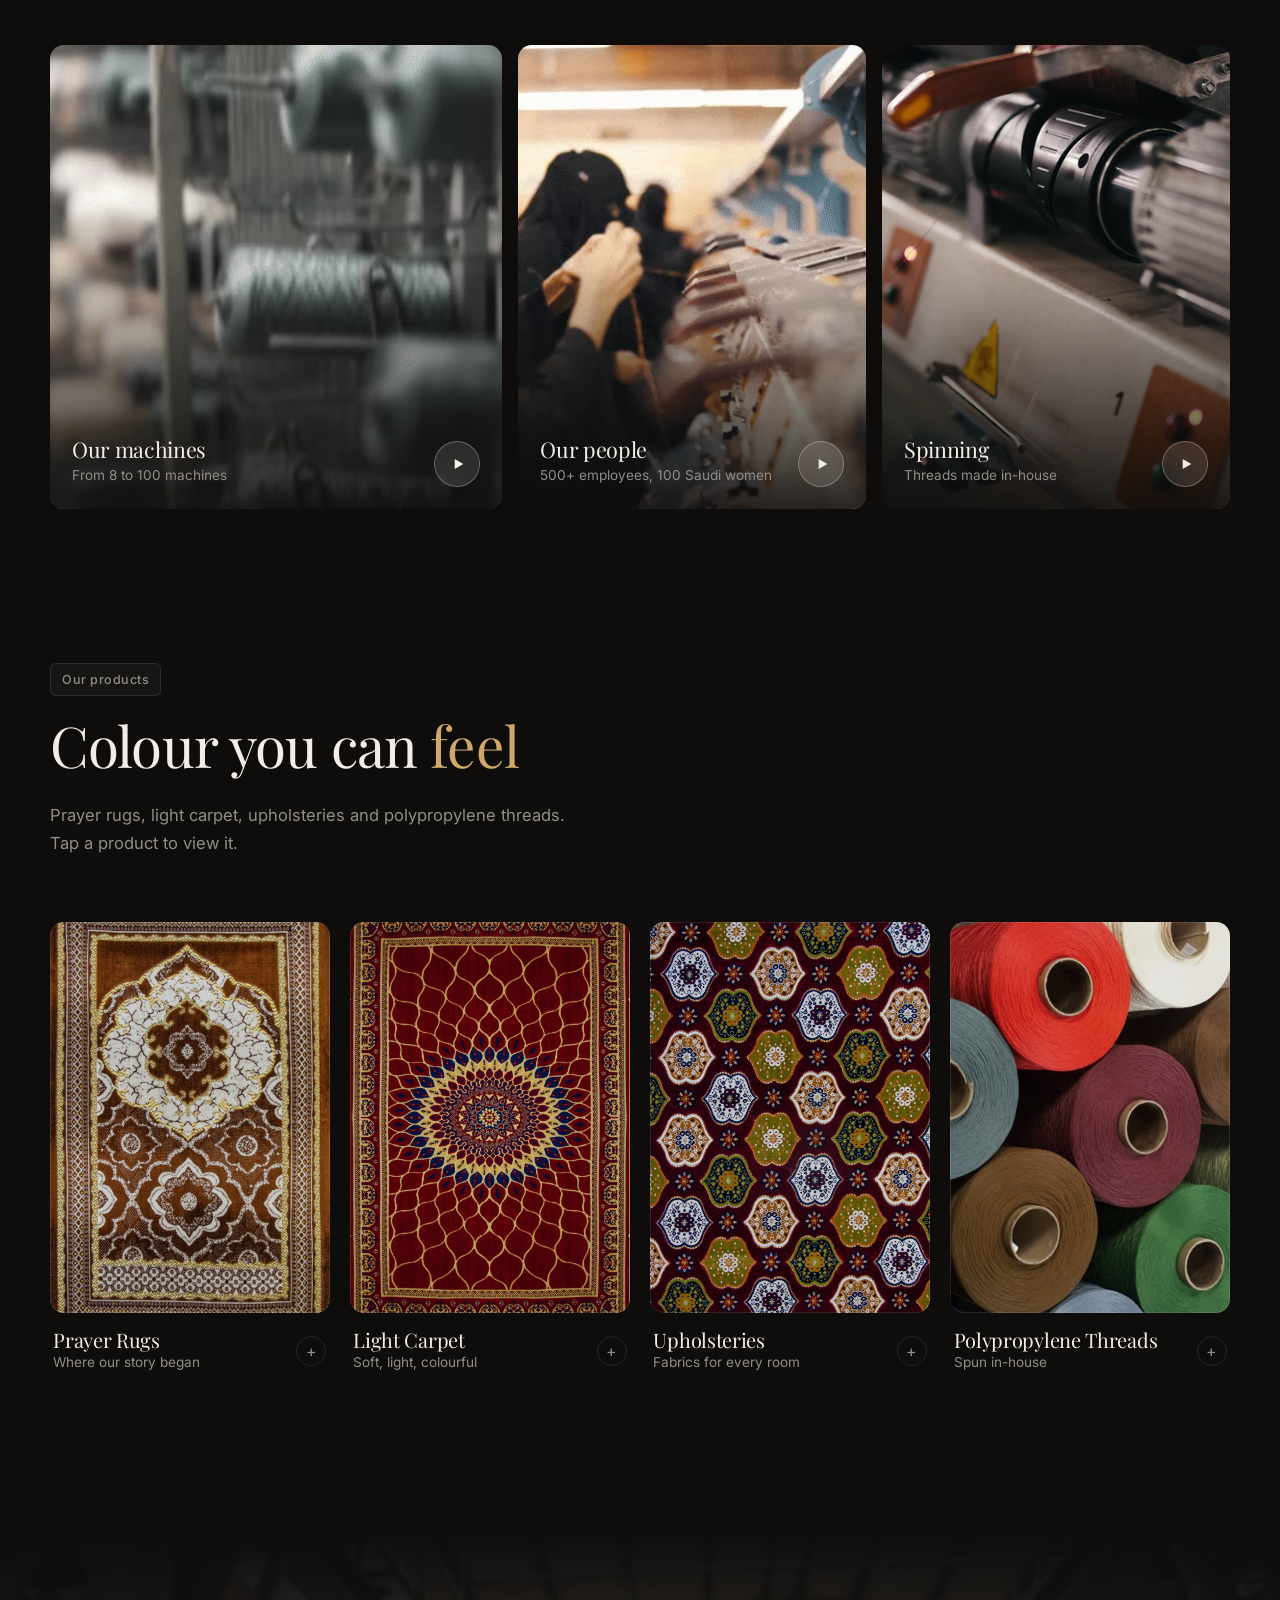
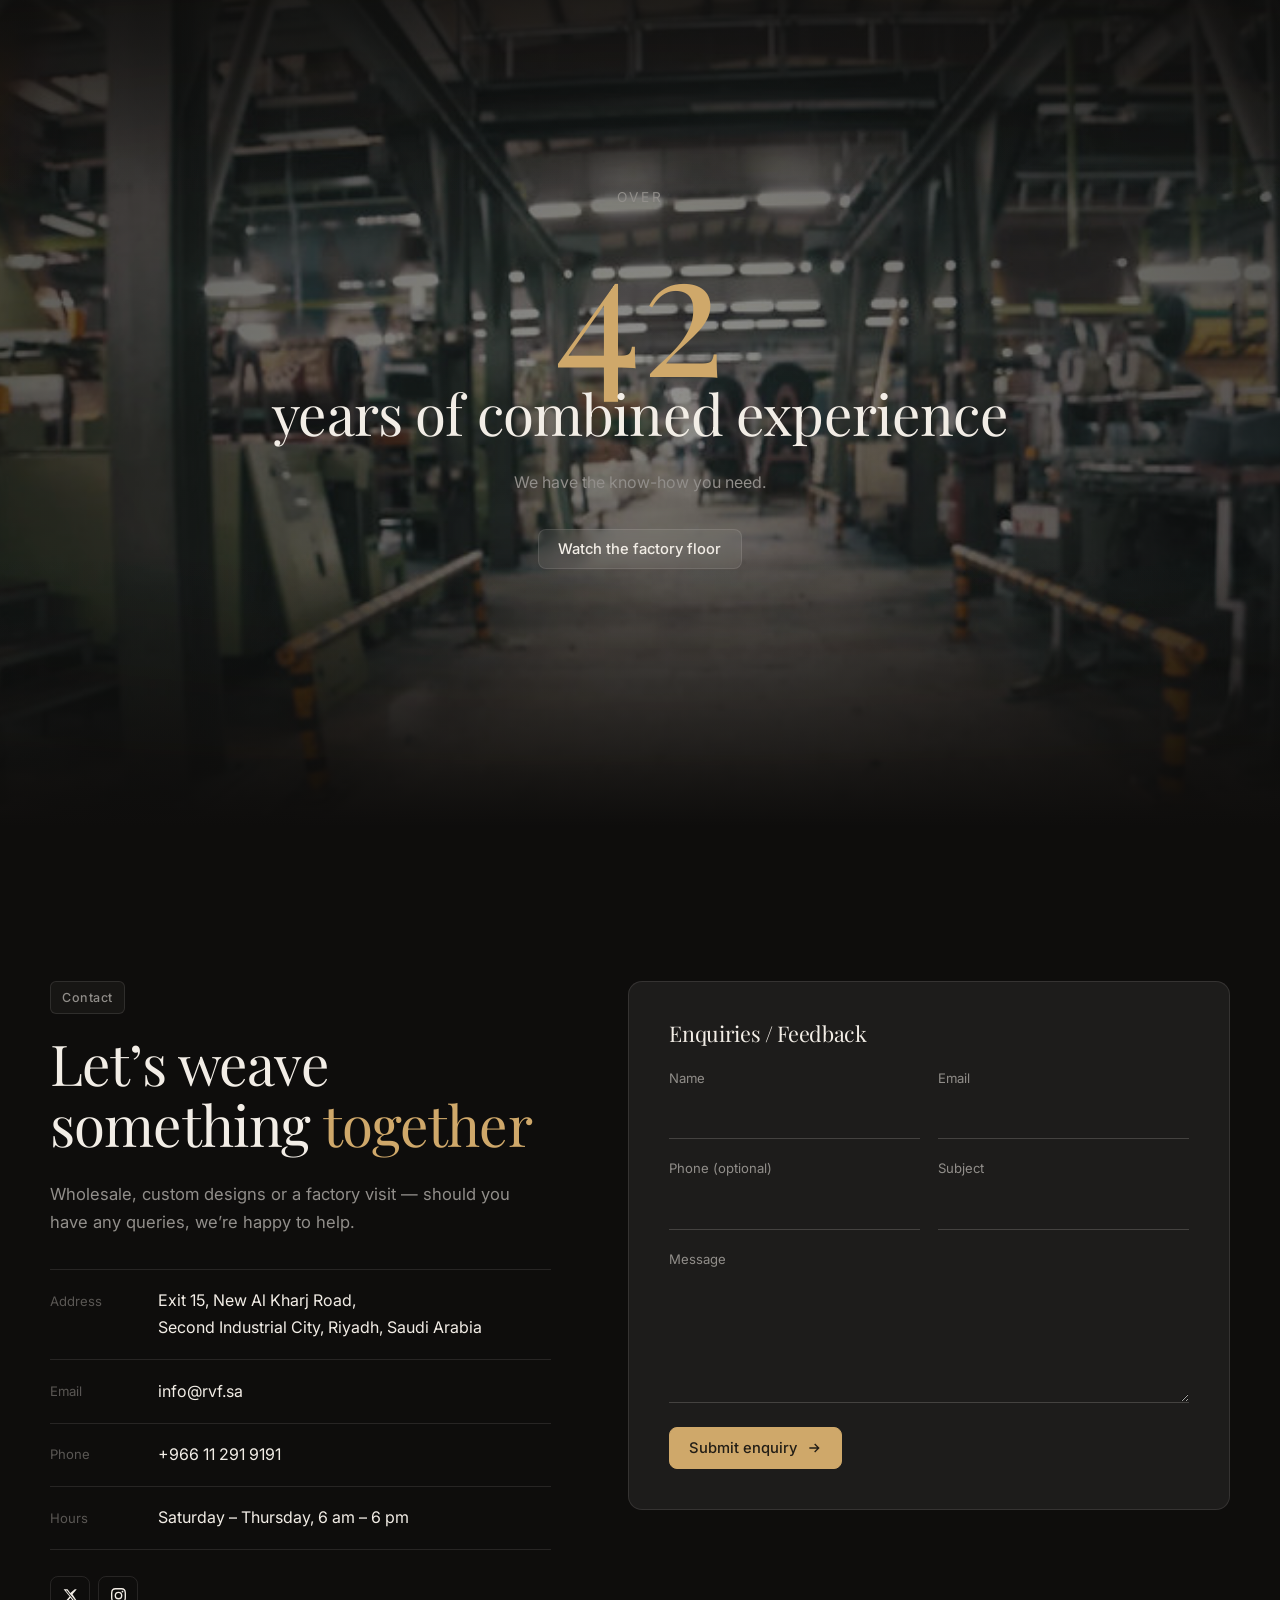
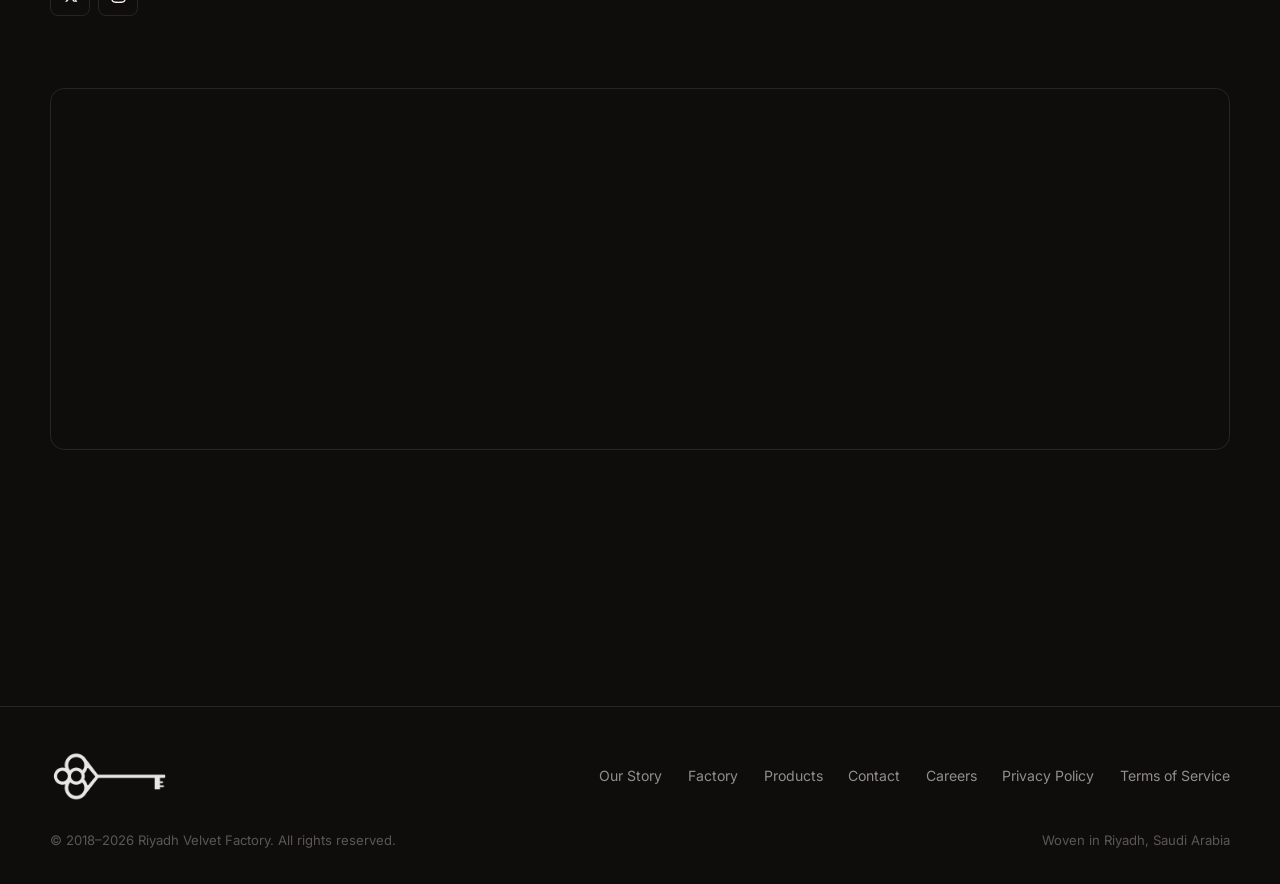
<file: contact-us/index.html>
<!DOCTYPE html>
<html lang="en" dir="ltr">
<head>
<meta charset="utf-8">
<meta name="viewport" content="width=device-width, initial-scale=1">
<title>Contact Us | Riyadh Velvet Factory</title>
<meta name="robots" content="noindex, follow">
<link rel="canonical" href="https://www.rvf.sa/">
<link rel="alternate" hreflang="ar" href="https://www.rvf.sa/home-ar/#contact">
<meta http-equiv="refresh" content="0; url=../#contact">
<script>location.replace("../#contact"+location.search);</script>
<style>body{background:#0e0d0c;color:#f2ede6;font:16px system-ui,sans-serif;display:grid;place-items:center;min-height:100vh;margin:0}a{color:#cfa86a}</style>
</head>
<body><p><a href="../#contact">Contact Us | Riyadh Velvet Factory</a></p></body>
</html>
</file>
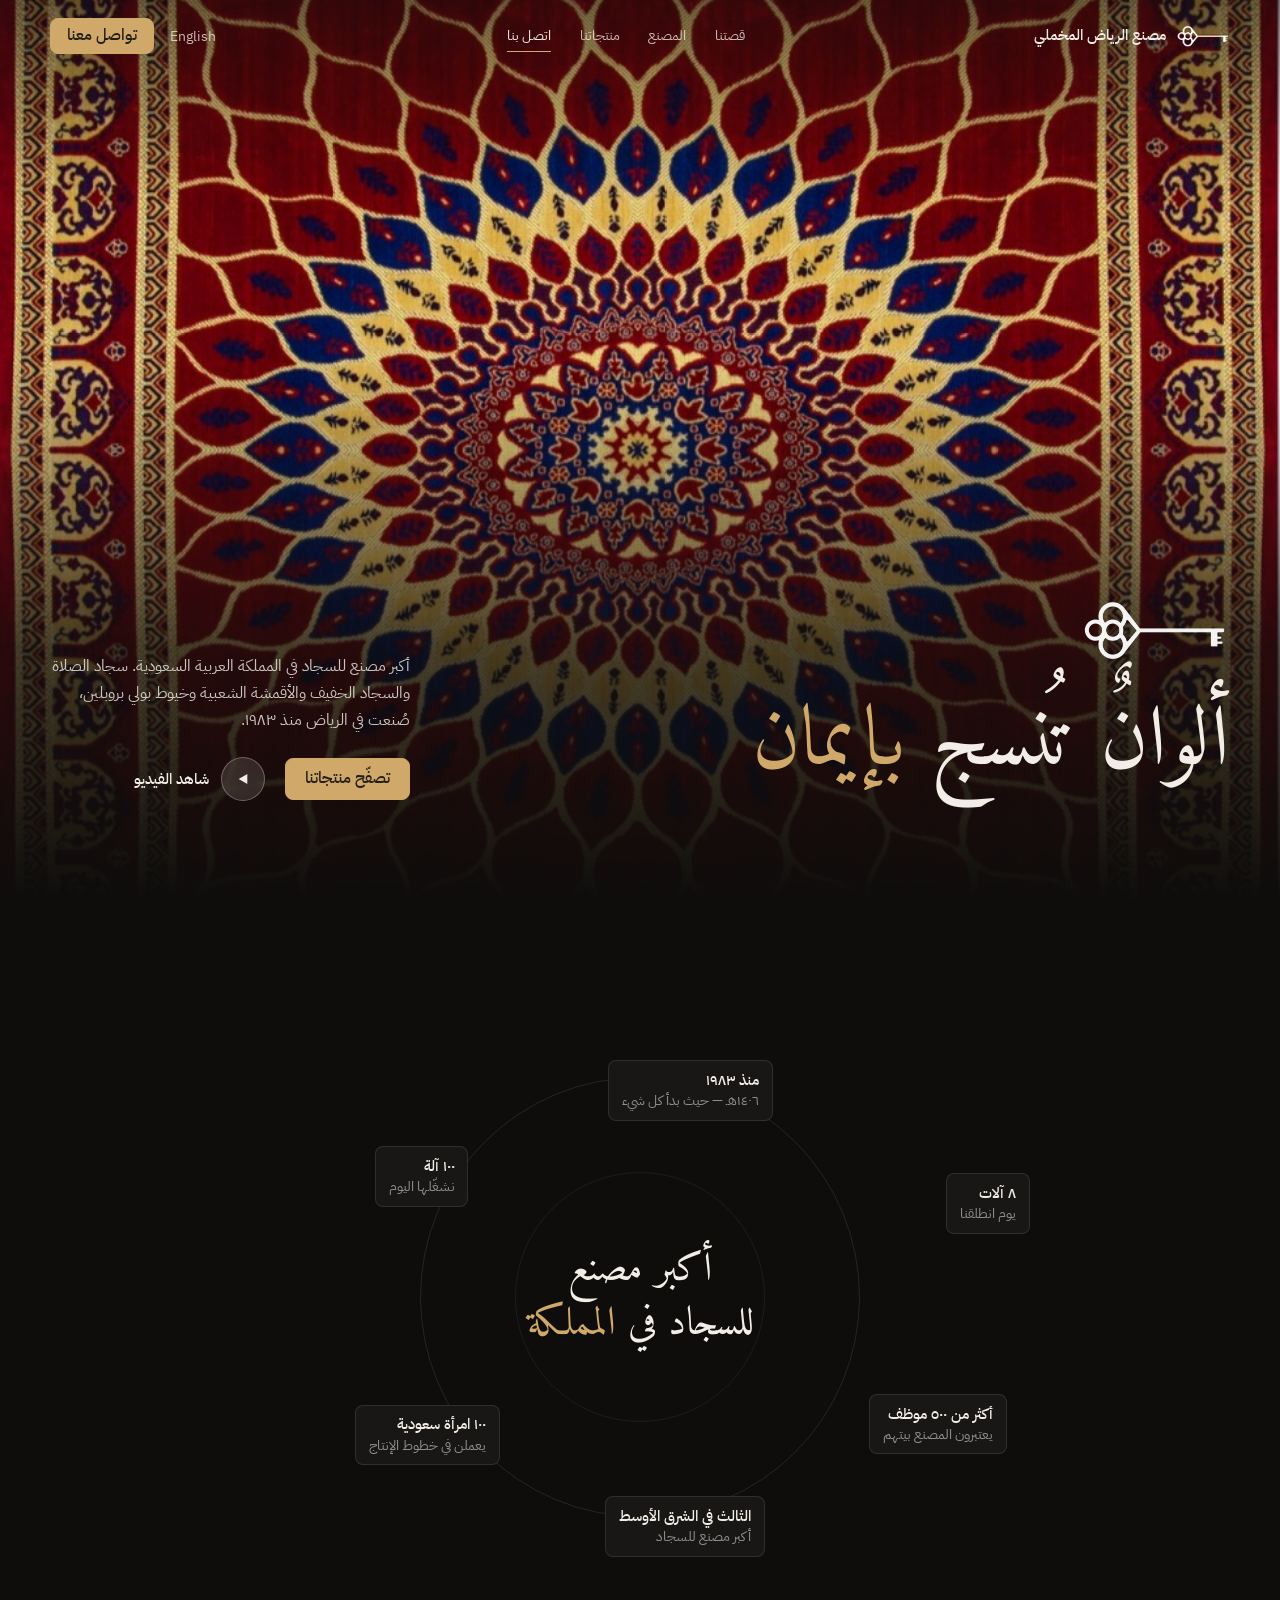
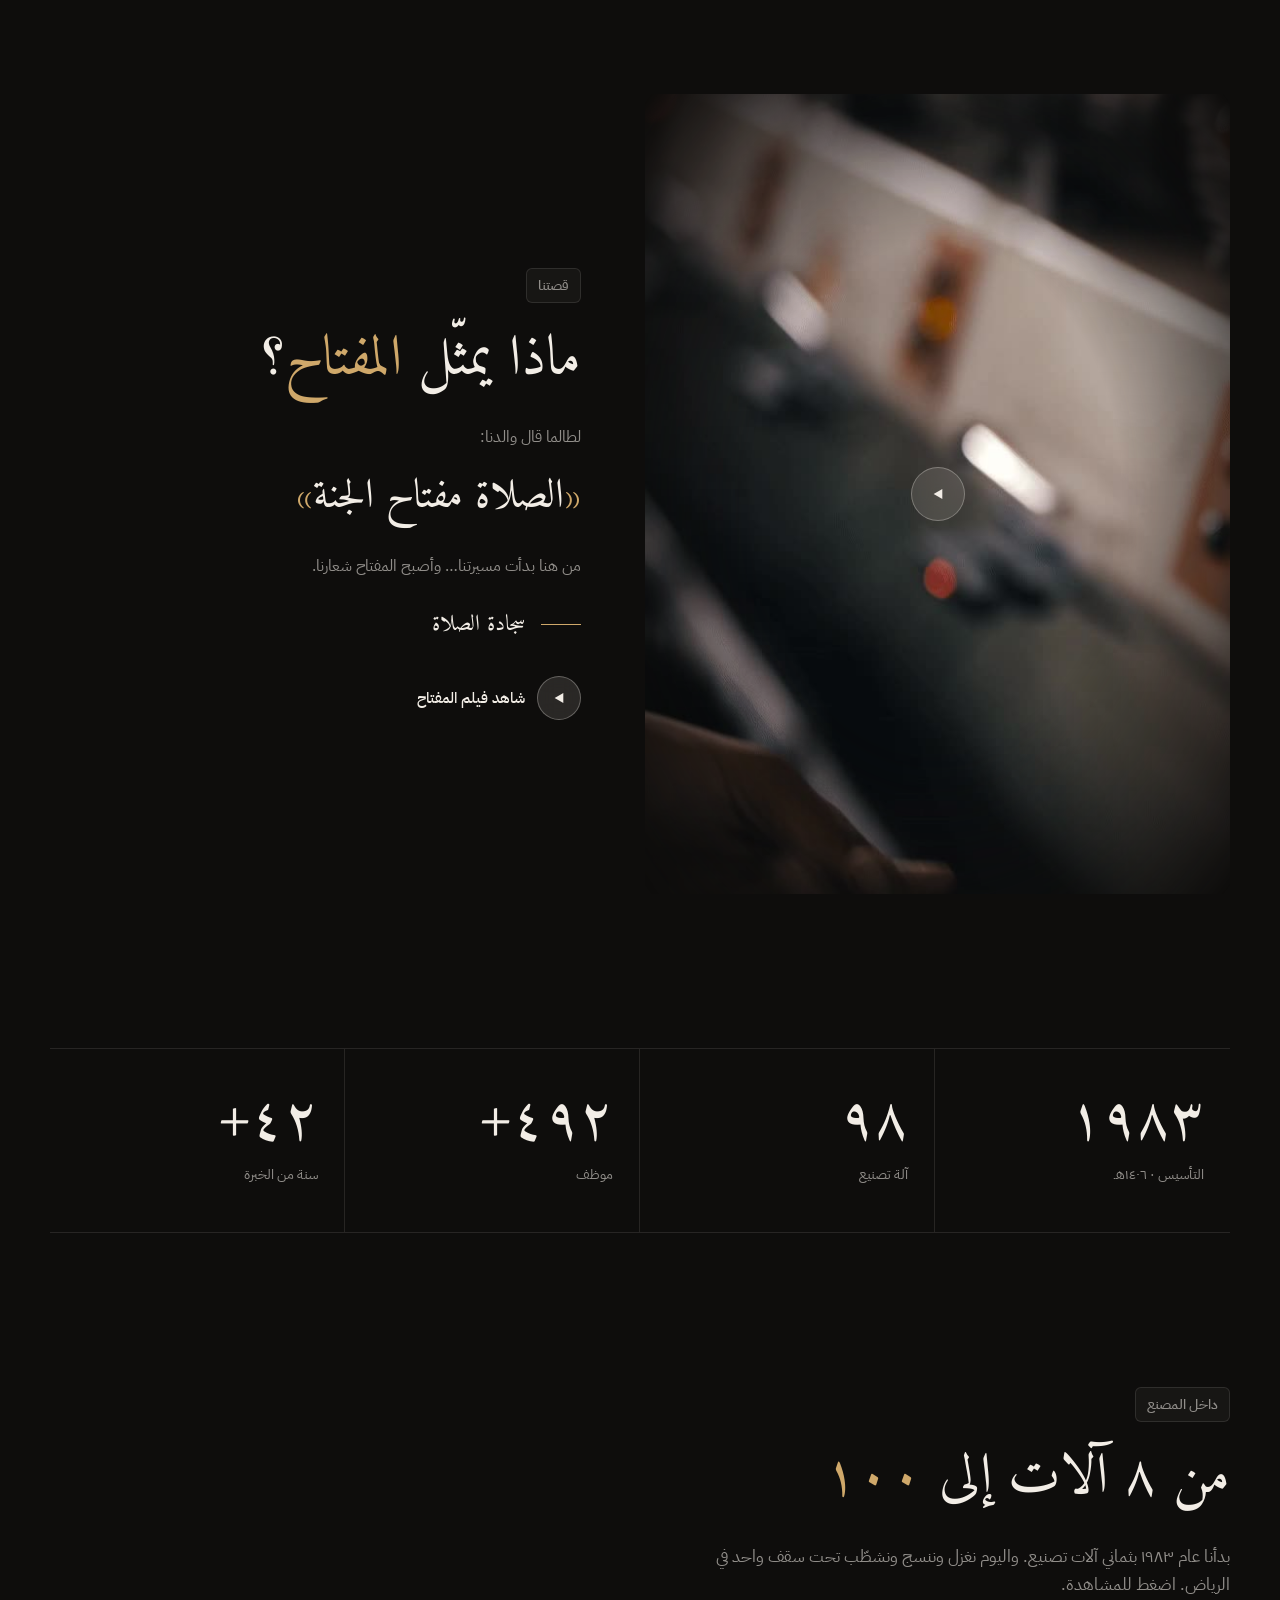
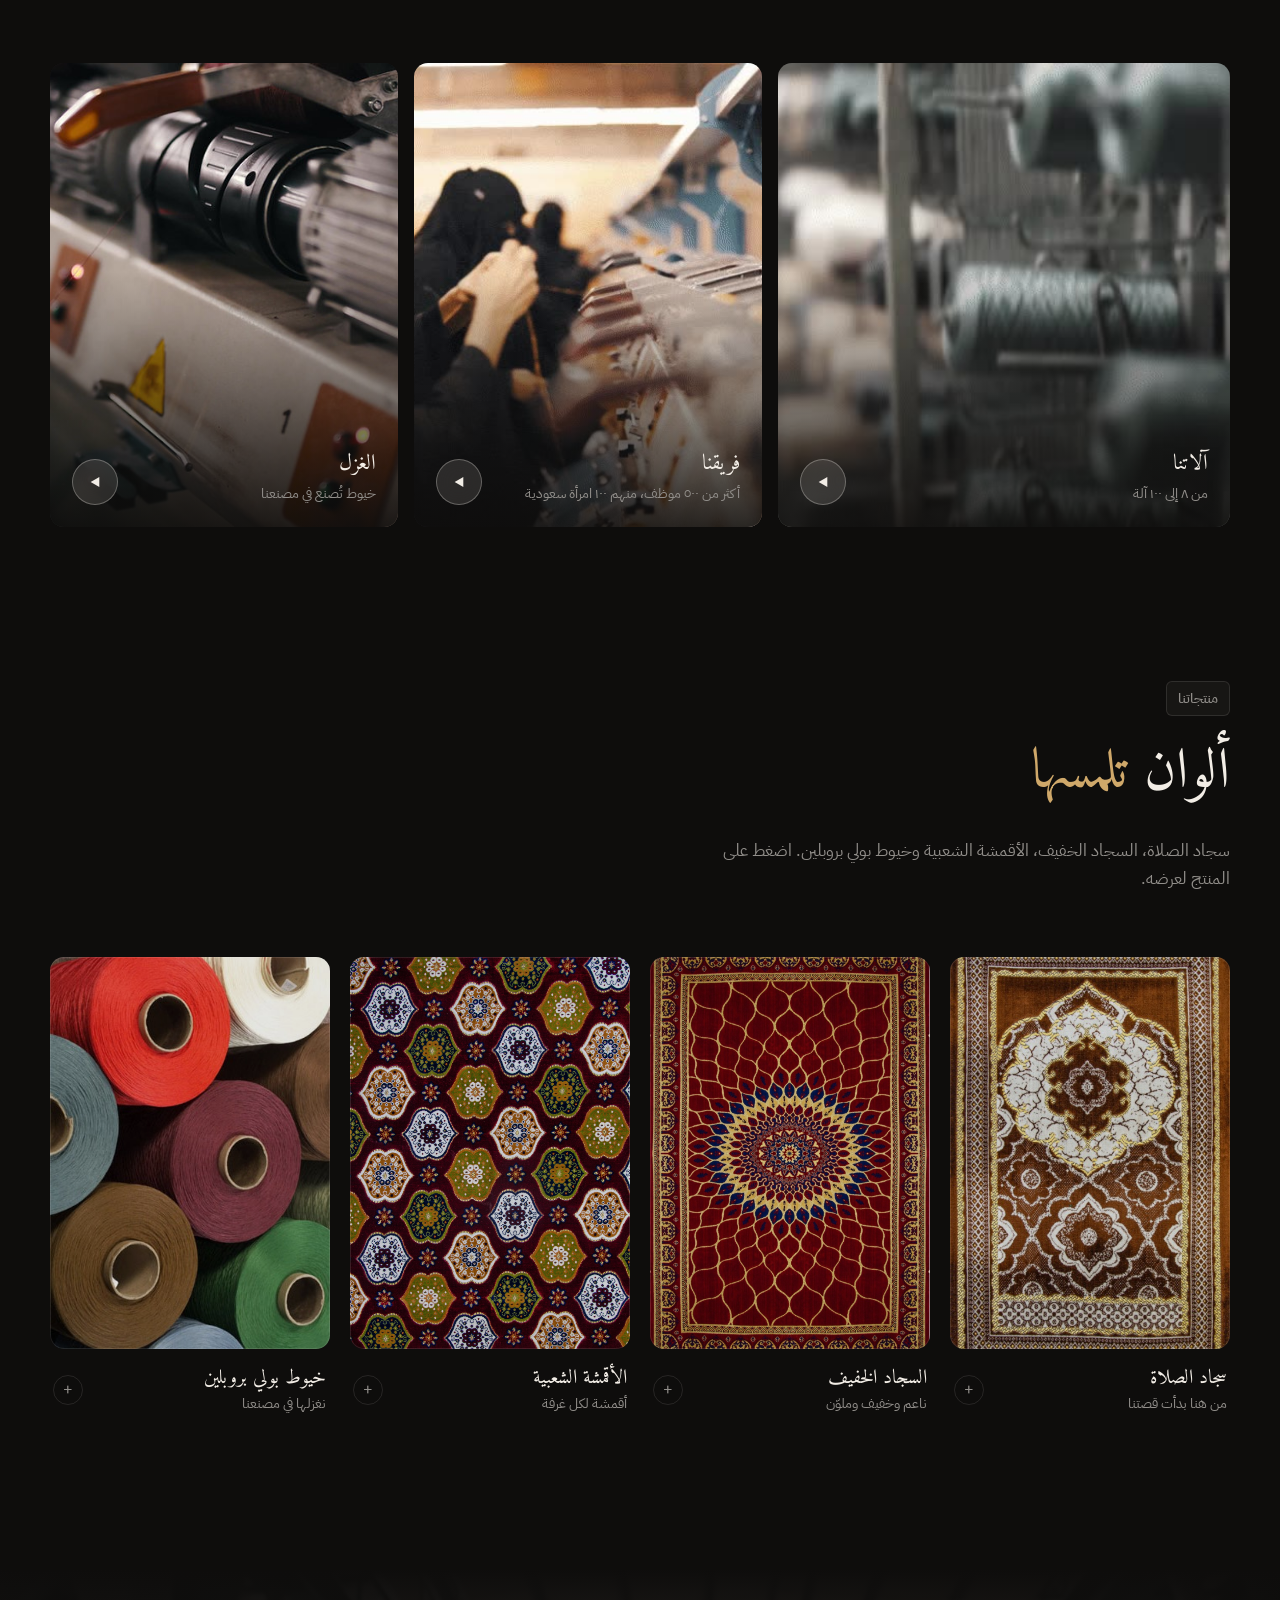
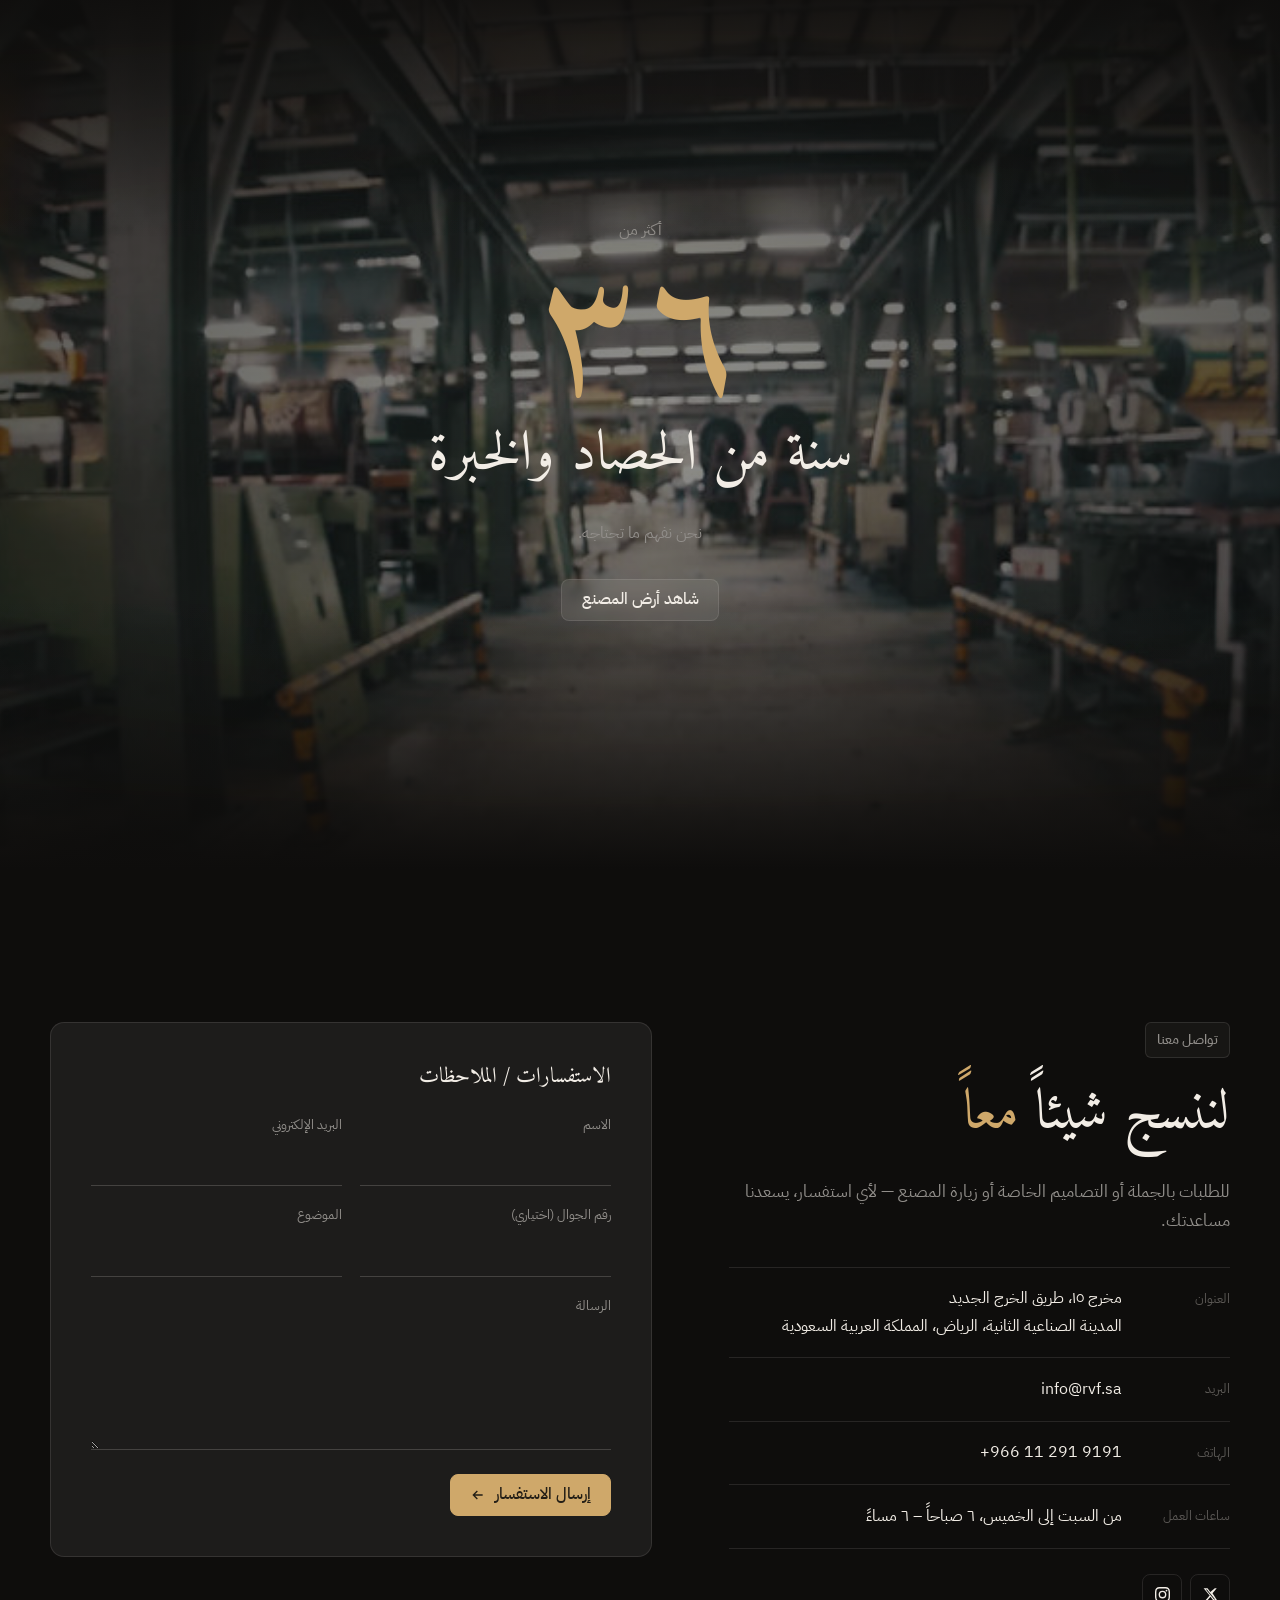
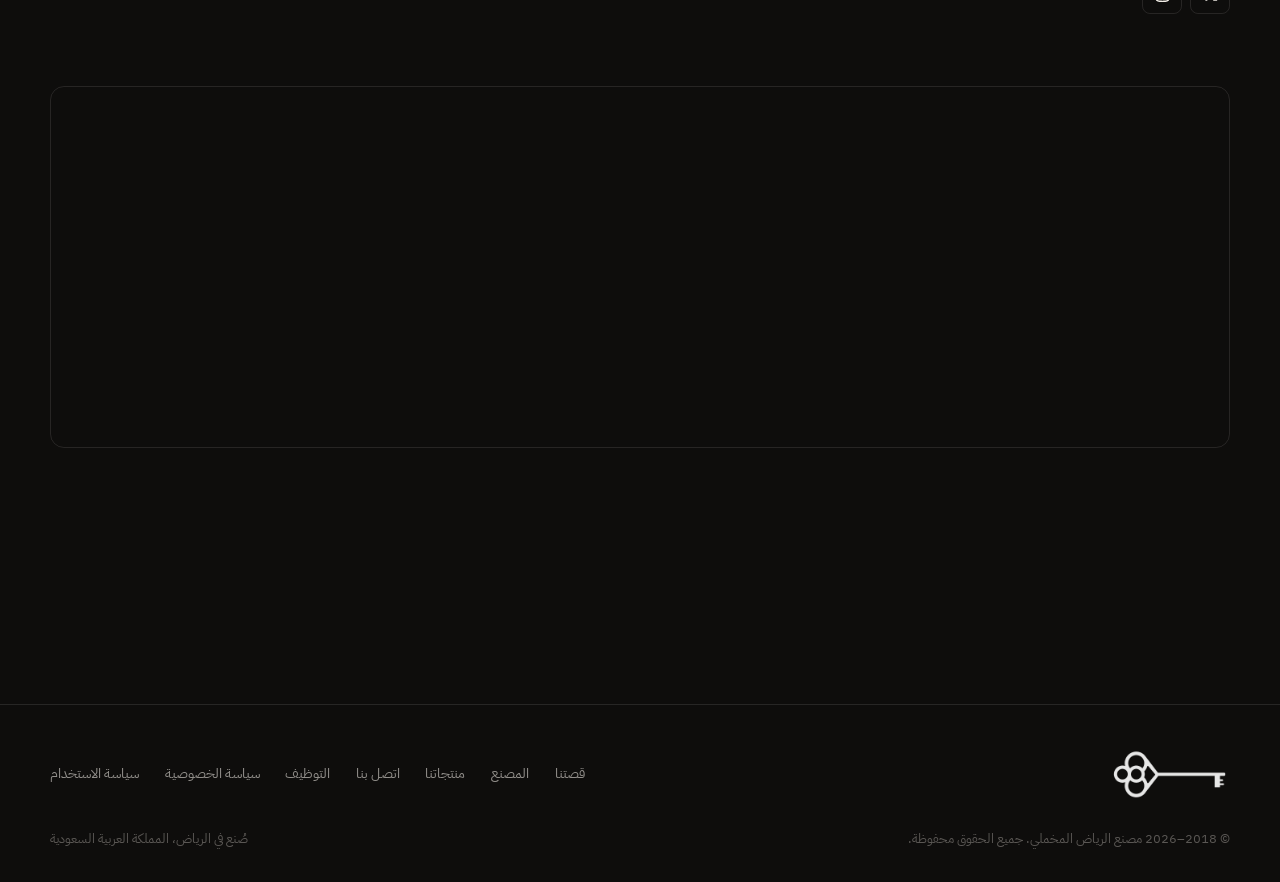
<file: home-ar/index.html>
<!DOCTYPE html>
<html lang="ar" dir="rtl">
<head>
<meta charset="utf-8">
<meta name="viewport" content="width=device-width, initial-scale=1">
<title>مصنع الرياض المخملي | سجاد\سجاد الصلاة | الرياض، السعودية</title>
<meta name="description" content="مصنع الرياض المخملي هو أكبر مصنع سجاد في المملكة العربية السعودية. نحن نصنع سجاد الصلاة والسجاد الخفيف، بالإضافة إلى الأقمشة الشعبية وخيوط بولي بروبلين.">
<meta name="keywords" content="riyadh velvet factory, carpet, prayer rug, upholstery, carpets, polypropylene, factory, middle east, saudi arabia, riyadh, rvf, مصنع الرياض المخملي, سجاد صلاة, سجاد خفيف">
<meta name="google-site-verification" content="kWxwWIBPkTmp_INHniXXtmmCd2P0RB9ZkoxQPCTirZA">
<link rel="canonical" href="https://www.rvf.sa/home-ar">
<link rel="alternate" hreflang="en" href="https://www.rvf.sa/">
<meta property="og:site_name" content="RiyadhVelvetFactory">
<meta property="og:title" content="مصنع الرياض المخملي | سجاد\سجاد الصلاة | الرياض، السعودية">
<meta property="og:description" content="مصنع الرياض المخملي هو أكبر مصنع سجاد في المملكة العربية السعودية. نحن نصنع سجاد الصلاة والسجاد الخفيف، بالإضافة إلى الأقمشة الشعبية وخيوط بولي بروبلين.">
<meta property="og:type" content="website">
<meta property="og:url" content="https://www.rvf.sa/home-ar">
<meta property="og:image" content="https://www.rvf.sa/assets/images/df22b5_0e138656352b41de8df64f8e6e3fad81mv2-b0cf0ebf.png">
<meta name="twitter:card" content="summary_large_image">
<link rel="icon" type="image/png" href="../assets/images/df22b5_0e138656352b41de8df64f8e6e3fad81mv2-b0cf0ebf.png">
<link rel="preconnect" href="https://fonts.googleapis.com">
<link rel="preconnect" href="https://fonts.gstatic.com" crossorigin>
<link href="https://fonts.googleapis.com/css2?family=Playfair+Display:wght@400;500&family=Inter:wght@400;500&family=Amiri:wght@400;700&family=IBM+Plex+Sans+Arabic:wght@400;500&display=swap" rel="stylesheet">
<link rel="stylesheet" href="../assets/style.css">
<meta name="theme-color" content="#0e0d0c">
</head>
<body class="lang-ar">
<a class="skip" href="#main">انتقل إلى المحتوى</a>
<header class="site-header">
  <div class="wrap bar">
    <a class="brand" href="#home"><img src="../assets/images/df22b5_0e138656352b41de8df64f8e6e3fad81mv2-b0cf0ebf.png" alt="" width="54" height="22"><span>مصنع الرياض المخملي</span></a>
    <button class="menu-btn" aria-expanded="false" aria-controls="nav" aria-label="القائمة"><span></span></button>
    <nav id="nav" aria-label="Main">
      <ul><li><a href="#story">قصتنا</a></li><li><a href="#factory">المصنع</a></li><li><a href="#products">منتجاتنا</a></li><li><a href="#contact">اتصل بنا</a></li></ul>
      <div class="nav-end">
        <a class="lang" href="../" lang="en">English</a>
        <a class="btn nav-cta" href="#contact">تواصل معنا</a>
      </div>
    </nav>
  </div>
</header>
<main id="main">
<section class="hero" id="home">
  <div class="hero-bg"><img src="../assets/images/hero.jpg" alt="" fetchpriority="high"></div>
  <div class="wrap hero-inner">
    <div>
      <img class="hero-logo" src="../assets/images/df22b5_0e138656352b41de8df64f8e6e3fad81mv2-b0cf0ebf.png" alt="مصنع الرياض المخملي" width="596" height="247">
      <h1>ألوانٌ تُنسج <em>بإيمان</em></h1>
    </div>
    <div class="hero-side">
      <p>أكبر مصنع للسجاد في المملكة العربية السعودية. سجاد الصلاة والسجاد الخفيف والأقمشة الشعبية وخيوط بولي بروبلين، صُنعت في الرياض منذ ١٩٨٣.</p>
      <div class="hero-actions">
        <a class="btn" href="#products">تصفّح منتجاتنا</a>
        <button class="play-label" type="button" data-video="../assets/videos/df22b5_dc841ec9247445a78a75d23c09153128.mp4" data-poster="../assets/images/df22b5_dc841ec9247445a78a75d23c09153128f000-eefac856.jpg" aria-label="شاهد الفيديو"><span class="play" aria-hidden="true"><svg viewBox="0 0 24 24"><path d="M7 4.5v15l13-7.5z"/></svg></span>شاهد الفيديو</button>
      </div>
    </div>
  </div>
</section>

<section class="orbit-sec" id="about">
  <div class="wrap">
    <div class="orbit reveal">
      <span class="ring r1" aria-hidden="true"></span><span class="ring r2" aria-hidden="true"></span>
      <div class="orbit-center"><h2>أكبر مصنع للسجاد في <em>المملكة</em></h2></div>
      <div class="chips">
        <div class="chip" style="top:6%;inset-inline-start:33%;--fd:0s"><b>منذ ١٩٨٣</b>١٤٠٦هـ — حيث بدأ كل شيء</div>
        <div class="chip" style="top:27%;inset-inline-start:0%;--fd:-2s"><b>٨ آلات</b>يوم انطلقنا</div>
        <div class="chip" style="top:22%;inset-inline-start:72%;--fd:-4s"><b>١٠٠ آلة</b>نشغّلها اليوم</div>
        <div class="chip" style="top:68%;inset-inline-start:3%;--fd:-1s"><b>أكثر من ٥٠٠ موظف</b>يعتبرون المصنع بيتهم</div>
        <div class="chip" style="top:70%;inset-inline-start:68%;--fd:-3s"><b>١٠٠ امرأة سعودية</b>يعملن في خطوط الإنتاج</div>
        <div class="chip" style="top:87%;inset-inline-start:34%;--fd:-5s"><b>الثالث في الشرق الأوسط</b>أكبر مصنع للسجاد</div>
      </div>
    </div>
  </div>
</section>

<section class="section" id="story" style="padding-top:0">
  <div class="wrap story">
    <button class="story-media reveal" type="button" data-video="../assets/videos/key.mp4" data-poster="../assets/images/poster-key.jpg" aria-label="تشغيل: ماذا يمثّل المفتاح؟" data-tall="1">
      <video autoplay muted loop playsinline poster="../assets/images/poster-key.jpg" aria-hidden="true"><source src="../assets/videos/key.mp4" type="video/mp4"></video>
      <span class="play" aria-hidden="true"><svg viewBox="0 0 24 24"><path d="M7 4.5v15l13-7.5z"/></svg></span>
    </button>
    <div class="story-text reveal" style="--d:.1s">
      <span class="tag">قصتنا</span>
      <h2>ماذا يمثّل <em>المفتاح</em>؟</h2>
      <p class="muted">لطالما قال والدنا:</p>
      <p class="quote">الصلاة مفتاح الجنة</p>
      <p class="muted">من هنا بدأت مسيرتنا… وأصبح المفتاح شعارنا.</p>
      <p class="rugs">سجادة الصلاة</p>
      <button class="play-label" type="button" data-video="../assets/videos/key.mp4" data-poster="../assets/images/poster-key.jpg" aria-label="شاهد فيلم المفتاح" data-tall="1"><span class="play" aria-hidden="true"><svg viewBox="0 0 24 24"><path d="M7 4.5v15l13-7.5z"/></svg></span>شاهد فيلم المفتاح</button>
    </div>
  </div>
</section>

<section>
  <div class="wrap"><div class="numbers"><div class="num reveal" style="--d:0.00s"><b>١٩٨٣</b><span>التأسيس · ١٤٠٦هـ</span></div><div class="num reveal" style="--d:0.08s"><b data-count="100" data-suffix="">١٠٠</b><span>آلة تصنيع</span></div><div class="num reveal" style="--d:0.16s"><b data-count="500" data-suffix="+">٥٠٠+</b><span>موظف</span></div><div class="num reveal" style="--d:0.24s"><b data-count="43" data-suffix="+" data-since="1983">٤٣+</b><span>سنة من الخبرة</span></div></div></div>
</section>

<section class="section" id="factory">
  <div class="wrap">
    <div class="head reveal">
      <span class="tag">داخل المصنع</span>
      <h2>من ٨ آلات إلى <em>١٠٠</em></h2>
      <p class="lead">بدأنا عام ١٩٨٣ بثماني آلات تصنيع. واليوم نغزل وننسج ونشطّب تحت سقف واحد في الرياض. اضغط للمشاهدة.</p>
    </div>
    <div class="films">
      <button class="film reveal" style="--d:0.00s" type="button" data-video="../assets/videos/machines.mp4" data-poster="../assets/images/poster-machines.jpg" aria-label="تشغيل: آلاتنا"><img src="../assets/images/poster-machines.jpg" alt="" loading="lazy"><span class="cap"><span><h3>آلاتنا</h3><small>من ٨ إلى ١٠٠ آلة</small></span><span class="play" aria-hidden="true"><svg viewBox="0 0 24 24"><path d="M7 4.5v15l13-7.5z"/></svg></span></span></button>
      <button class="film reveal" style="--d:0.08s" type="button" data-video="../assets/videos/employees.mp4" data-poster="../assets/images/poster-employees.jpg" aria-label="تشغيل: فريقنا"><img src="../assets/images/poster-employees.jpg" alt="" loading="lazy"><span class="cap"><span><h3>فريقنا</h3><small>أكثر من ٥٠٠ موظف، منهم ١٠٠ امرأة سعودية</small></span><span class="play" aria-hidden="true"><svg viewBox="0 0 24 24"><path d="M7 4.5v15l13-7.5z"/></svg></span></span></button>
      <button class="film reveal" style="--d:0.16s" type="button" data-video="../assets/videos/df22b5_d9a7fc6f92a448ae9f3e040a54af9975.mp4" data-poster="../assets/images/df22b5_d9a7fc6f92a448ae9f3e040a54af9975f000-4b13fd7e.jpg" aria-label="تشغيل: الغزل"><img src="../assets/images/df22b5_d9a7fc6f92a448ae9f3e040a54af9975f000-4b13fd7e.jpg" alt="" loading="lazy"><span class="cap"><span><h3>الغزل</h3><small>خيوط تُصنع في مصنعنا</small></span><span class="play" aria-hidden="true"><svg viewBox="0 0 24 24"><path d="M7 4.5v15l13-7.5z"/></svg></span></span></button>
    </div>
  </div>
</section>

<section class="section" id="products" style="padding-top:0">
  <div class="wrap">
    <div class="head reveal">
      <span class="tag">منتجاتنا</span>
      <h2>ألوان <em>تلمسها</em></h2>
      <p class="lead">سجاد الصلاة، السجاد الخفيف، الأقمشة الشعبية وخيوط بولي بروبلين. اضغط على المنتج لعرضه.</p>
    </div>
    <div class="products">
      <button class="product reveal" style="--d:0.00s" type="button" data-gallery="[&quot;../assets/images/162484_94f44dfc968f40a18a8d305930540478mv2-1458a45f.jpg&quot;]" data-title="سجاد الصلاة"><span class="ph"><img src="../assets/images/162484_94f44dfc968f40a18a8d305930540478mv2-1458a45f.jpg" alt="" loading="lazy"></span><span class="meta"><span><h3>سجاد الصلاة</h3><small>من هنا بدأت قصتنا</small></span><span class="plus" aria-hidden="true">+</span></span></button>
      <button class="product reveal" style="--d:0.08s" type="button" data-gallery="[&quot;../assets/images/162484_7d0dfb7a624e42e8a11115da55d88875mv2-92143631.jpg&quot;]" data-title="السجاد الخفيف"><span class="ph"><img src="../assets/images/162484_7d0dfb7a624e42e8a11115da55d88875mv2-92143631.jpg" alt="" loading="lazy"></span><span class="meta"><span><h3>السجاد الخفيف</h3><small>ناعم وخفيف وملوّن</small></span><span class="plus" aria-hidden="true">+</span></span></button>
      <button class="product reveal" style="--d:0.16s" type="button" data-gallery="[&quot;../assets/images/162484_367ea6af2ef248eaba73cd6c9f8c714cmv2_d_3856_4928_s_4_2-0bffcd19.jpg&quot;]" data-title="الأقمشة الشعبية"><span class="ph"><img src="../assets/images/162484_367ea6af2ef248eaba73cd6c9f8c714cmv2_d_3856_4928_s_4_2-0bffcd19.jpg" alt="" loading="lazy"></span><span class="meta"><span><h3>الأقمشة الشعبية</h3><small>أقمشة لكل غرفة</small></span><span class="plus" aria-hidden="true">+</span></span></button>
      <button class="product reveal" style="--d:0.24s" type="button" data-gallery="[&quot;../assets/images/162484_584aeb5eb97d4e78964a44d51fcf3e0dmv2-e704282f.jpg&quot;]" data-title="خيوط بولي بروبلين"><span class="ph"><img src="../assets/images/162484_584aeb5eb97d4e78964a44d51fcf3e0dmv2-e704282f.jpg" alt="" loading="lazy"></span><span class="meta"><span><h3>خيوط بولي بروبلين</h3><small>نغزلها في مصنعنا</small></span><span class="plus" aria-hidden="true">+</span></span></button>
    </div>
  </div>
</section>

<section class="exp">
  <video autoplay muted loop playsinline poster="../assets/images/df22b5_dc841ec9247445a78a75d23c09153128f000-eefac856.jpg" aria-hidden="true"><source src="../assets/videos/df22b5_dc841ec9247445a78a75d23c09153128.mp4" type="video/mp4"></video>
  <div class="reveal">
    <span class="over">أكثر من</span>
    <h2><span class="big"><span data-count="43" data-since="1983">٤٣</span></span>سنة من الحصاد والخبرة</h2>
    <p>نحن نفهم ما تحتاجه.</p>
    <button class="btn ghost" type="button" data-video="../assets/videos/df22b5_dc841ec9247445a78a75d23c09153128.mp4" data-poster="../assets/images/df22b5_dc841ec9247445a78a75d23c09153128f000-eefac856.jpg" aria-label="شاهد أرض المصنع">شاهد أرض المصنع</button>
  </div>
</section>

<section class="section" id="contact">
  <div class="wrap">
    <div class="contact">
      <div class="reveal">
        <span class="tag">تواصل معنا</span>
        <h2>لننسج شيئاً <em>معاً</em></h2>
        <p class="lead">للطلبات بالجملة أو التصاميم الخاصة أو زيارة المصنع — لأي استفسار، يسعدنا مساعدتك.</p>
        <ul class="info">
          <li><span class="k">العنوان</span><address>مخرج ١٥، طريق الخرج الجديد<br>المدينة الصناعية الثانية، الرياض، المملكة العربية السعودية</address></li>
          <li><span class="k">البريد</span><a href="mailto:info@rvf.sa">info@rvf.sa</a></li>
          <li><span class="k">الهاتف</span><a href="tel:+966112919191" dir="ltr">+966 11 291 9191</a></li>
          <li><span class="k">ساعات العمل</span><span>من السبت إلى الخميس، ٦ صباحاً – ٦ مساءً</span></li>
        </ul>
        <div class="social">
          <a href="https://twitter.com/rvfksa" aria-label="حساب المصنع على إكس"><svg viewBox="0 0 24 24" aria-hidden="true"><path d="M18.9 2H22l-6.8 7.8L23 22h-6.2l-4.8-6.3L6.4 22H3.3l7.3-8.3L1 2h6.3l4.4 5.8L18.9 2Zm-1.1 18h1.7L6.3 3.9H4.5L17.8 20Z"/></svg></a>
          <a href="https://www.instagram.com/rvfksa/" aria-label="حساب المصنع على إنستغرام"><svg viewBox="0 0 24 24" aria-hidden="true"><path d="M12 2.2c3.2 0 3.6 0 4.8.1 3.3.1 4.8 1.7 4.9 4.9.1 1.3.1 1.6.1 4.8s0 3.6-.1 4.8c-.1 3.2-1.7 4.8-4.9 4.9-1.3.1-1.6.1-4.8.1s-3.6 0-4.8-.1c-3.3-.1-4.8-1.7-4.9-4.9C2.2 15.6 2.2 15.2 2.2 12s0-3.6.1-4.8C2.4 3.9 3.9 2.4 7.2 2.3 8.4 2.2 8.8 2.2 12 2.2ZM12 0C8.7 0 8.3 0 7.1.1 2.7.3.3 2.7.1 7.1 0 8.3 0 8.7 0 12s0 3.7.1 4.9c.2 4.4 2.6 6.8 7 7C8.3 24 8.7 24 12 24s3.7 0 4.9-.1c4.4-.2 6.8-2.6 7-7 .1-1.2.1-1.6.1-4.9s0-3.7-.1-4.9c-.2-4.4-2.6-6.8-7-7C15.7 0 15.3 0 12 0Zm0 5.8a6.2 6.2 0 1 0 0 12.4 6.2 6.2 0 0 0 0-12.4ZM12 16a4 4 0 1 1 0-8 4 4 0 0 1 0 8Zm6.4-11.8a1.4 1.4 0 1 0 0 2.9 1.4 1.4 0 0 0 0-2.9Z"/></svg></a>
        </div>
      </div>
      <form class="form reveal" style="--d:.1s" action="https://formsubmit.co/info@rvf.sa" method="POST">
        <h3>الاستفسارات / الملاحظات</h3>
        <p class="sent" role="status" hidden>شكراً لتواصلك مع مصنع الرياض المخملي. سيتواصل معك فريق خدمة العملاء قريباً.</p>
        <input type="hidden" name="_subject" value="RVF website enquiry">
        <input type="hidden" name="_template" value="table">
        <input type="hidden" name="_next" value="https://www.rvf.sa/home-ar/?sent=1#contact">
        <input type="text" name="_honey" class="hp" tabindex="-1" autocomplete="off" aria-hidden="true">
        <div class="row">
          <label>الاسم<input name="name" required autocomplete="name"></label>
          <label>البريد الإلكتروني<input type="email" name="email" required autocomplete="email"></label>
        </div>
        <div class="row">
          <label>رقم الجوال (اختياري)<input type="tel" name="phone" autocomplete="tel"></label>
          <label>الموضوع<input name="subject"></label>
        </div>
        <label>الرسالة<textarea name="message" rows="4" required></textarea></label>
        <button class="btn" type="submit">إرسال الاستفسار <svg class="arr" width="16" height="16" viewBox="0 0 24 24" fill="none" stroke="currentColor" stroke-width="2" aria-hidden="true"><path d="M5 12h14M13 6l6 6-6 6"/></svg></button>
      </form>
    </div>
    <div class="map reveal"><iframe title="مصنع الرياض المخملي" loading="lazy" src="https://maps.google.com/maps?q=Riyadh%20Velvet%20Factory%2C%20Second%20Industrial%20City%2C%20Riyadh&output=embed"></iframe></div>
  </div>
</section>
</main>
<footer class="site-footer">
  <div class="wrap">
    <div class="foot">
      <img src="../assets/images/df22b5_0e138656352b41de8df64f8e6e3fad81mv2-b0cf0ebf.png" alt="مصنع الرياض المخملي" width="120" height="50" loading="lazy">
      <ul>
        <li><a href="#story">قصتنا</a></li><li><a href="#factory">المصنع</a></li><li><a href="#products">منتجاتنا</a></li><li><a href="#contact">اتصل بنا</a></li>
        <li><a href="mailto:info@rvf.sa?subject=Careers">التوظيف</a></li>
        <li><a href="../privacy-policy/">سياسة الخصوصية</a></li>
        <li><a href="../terms-of-service/">سياسة الاستخدام</a></li>
      </ul>
    </div>
    <div class="copy"><p>© 2018–<span class="yr">2026</span> مصنع الرياض المخملي. جميع الحقوق محفوظة.</p><p>صُنع في الرياض، المملكة العربية السعودية</p></div>
  </div>
</footer>
<script src="../assets/site.js" defer></script>
</body>
</html>
</file>
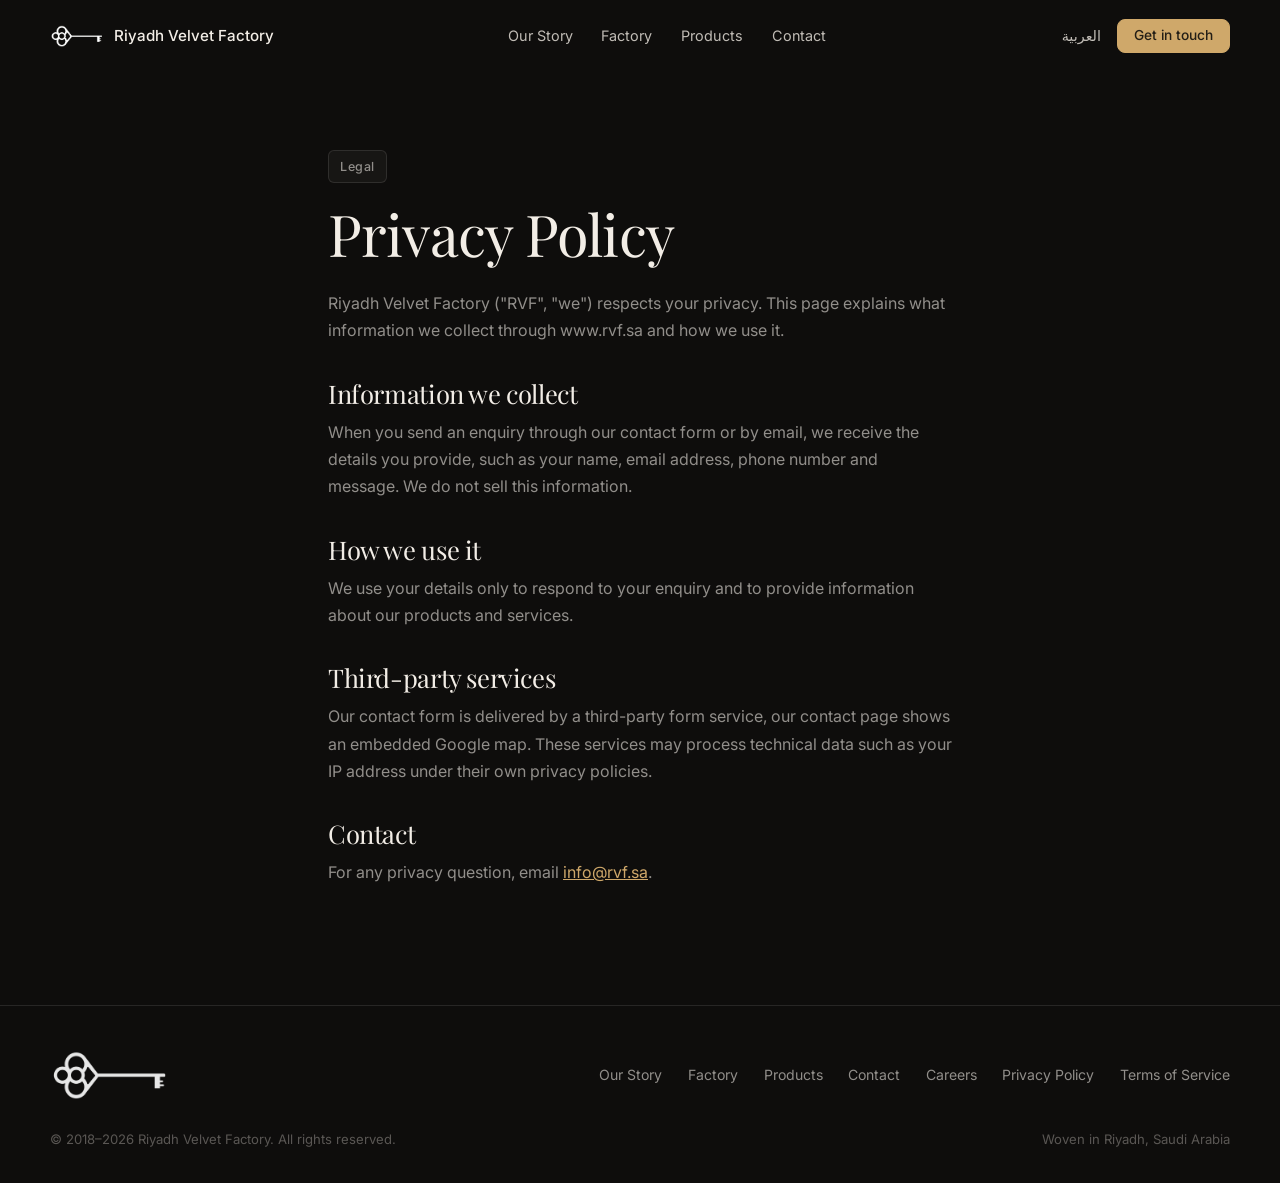
<file: privacy-policy/index.html>
<!DOCTYPE html>
<html lang="en" dir="ltr">
<head>
<meta charset="utf-8">
<meta name="viewport" content="width=device-width, initial-scale=1">
<title>Privacy Policy | RiyadhVelvetFactory</title>
<meta name="description" content="Privacy policy of Riyadh Velvet Factory.">
<meta name="keywords" content="riyadh velvet factory, carpet, prayer rug, upholstery, carpets, polypropylene, factory, middle east, saudi arabia, riyadh, rvf, مصنع الرياض المخملي, سجاد صلاة, سجاد خفيف">
<meta name="google-site-verification" content="kWxwWIBPkTmp_INHniXXtmmCd2P0RB9ZkoxQPCTirZA">
<link rel="canonical" href="https://www.rvf.sa/privacy-policy">
<link rel="alternate" hreflang="ar" href="https://www.rvf.sa/home-ar/">
<meta property="og:site_name" content="RiyadhVelvetFactory">
<meta property="og:title" content="Privacy Policy | RiyadhVelvetFactory">
<meta property="og:description" content="Privacy policy of Riyadh Velvet Factory.">
<meta property="og:type" content="website">
<meta property="og:url" content="https://www.rvf.sa/privacy-policy">
<meta property="og:image" content="https://www.rvf.sa/assets/images/df22b5_0e138656352b41de8df64f8e6e3fad81mv2-b0cf0ebf.png">
<meta name="twitter:card" content="summary_large_image">
<link rel="icon" type="image/png" href="../assets/images/df22b5_0e138656352b41de8df64f8e6e3fad81mv2-b0cf0ebf.png">
<link rel="preconnect" href="https://fonts.googleapis.com">
<link rel="preconnect" href="https://fonts.gstatic.com" crossorigin>
<link href="https://fonts.googleapis.com/css2?family=Playfair+Display:wght@400;500&family=Inter:wght@400;500&family=Amiri:wght@400;700&family=IBM+Plex+Sans+Arabic:wght@400;500&display=swap" rel="stylesheet">
<link rel="stylesheet" href="../assets/style.css">
<meta name="theme-color" content="#0e0d0c">
</head>
<body class="lang-en">
<a class="skip" href="#main">Skip to content</a>
<header class="site-header">
  <div class="wrap bar">
    <a class="brand" href="../"><img src="../assets/images/df22b5_0e138656352b41de8df64f8e6e3fad81mv2-b0cf0ebf.png" alt="" width="54" height="22"><span>Riyadh Velvet Factory</span></a>
    <button class="menu-btn" aria-expanded="false" aria-controls="nav" aria-label="Menu"><span></span></button>
    <nav id="nav" aria-label="Main">
      <ul><li><a href="../#story">Our Story</a></li><li><a href="../#factory">Factory</a></li><li><a href="../#products">Products</a></li><li><a href="../#contact">Contact</a></li></ul>
      <div class="nav-end">
        <a class="lang" href="../home-ar/" lang="ar">العربية</a>
        <a class="btn nav-cta" href="../#contact">Get in touch</a>
      </div>
    </nav>
  </div>
</header>
<main id="main" class="page">
<section class="wrap prose">
  <span class="tag">Legal</span>
  <h1 style="font-size:clamp(2.4rem,5vw,3.6rem)">Privacy Policy</h1>
<p>Riyadh Velvet Factory ("RVF", "we") respects your privacy. This page explains what information we collect through www.rvf.sa and how we use it.</p>
<h2>Information we collect</h2><p>When you send an enquiry through our contact form or by email, we receive the details you provide, such as your name, email address, phone number and message. We do not sell this information.</p>
<h2>How we use it</h2><p>We use your details only to respond to your enquiry and to provide information about our products and services.</p>
<h2>Third-party services</h2><p>Our contact form is delivered by a third-party form service, our contact page shows an embedded Google map. These services may process technical data such as your IP address under their own privacy policies.</p>
<h2>Contact</h2><p>For any privacy question, email <a href="mailto:info@rvf.sa">info@rvf.sa</a>.</p>
</section>
</main>
<footer class="site-footer">
  <div class="wrap">
    <div class="foot">
      <img src="../assets/images/df22b5_0e138656352b41de8df64f8e6e3fad81mv2-b0cf0ebf.png" alt="Riyadh Velvet Factory" width="120" height="50" loading="lazy">
      <ul>
        <li><a href="../#story">Our Story</a></li><li><a href="../#factory">Factory</a></li><li><a href="../#products">Products</a></li><li><a href="../#contact">Contact</a></li>
        <li><a href="mailto:info@rvf.sa?subject=Careers">Careers</a></li>
        <li><a href="../privacy-policy/">Privacy Policy</a></li>
        <li><a href="../terms-of-service/">Terms of Service</a></li>
      </ul>
    </div>
    <div class="copy"><p>© 2018–<span class="yr">2026</span> Riyadh Velvet Factory. All rights reserved.</p><p>Woven in Riyadh, Saudi Arabia</p></div>
  </div>
</footer>
<script src="../assets/site.js" defer></script>
</body>
</html>
</file>
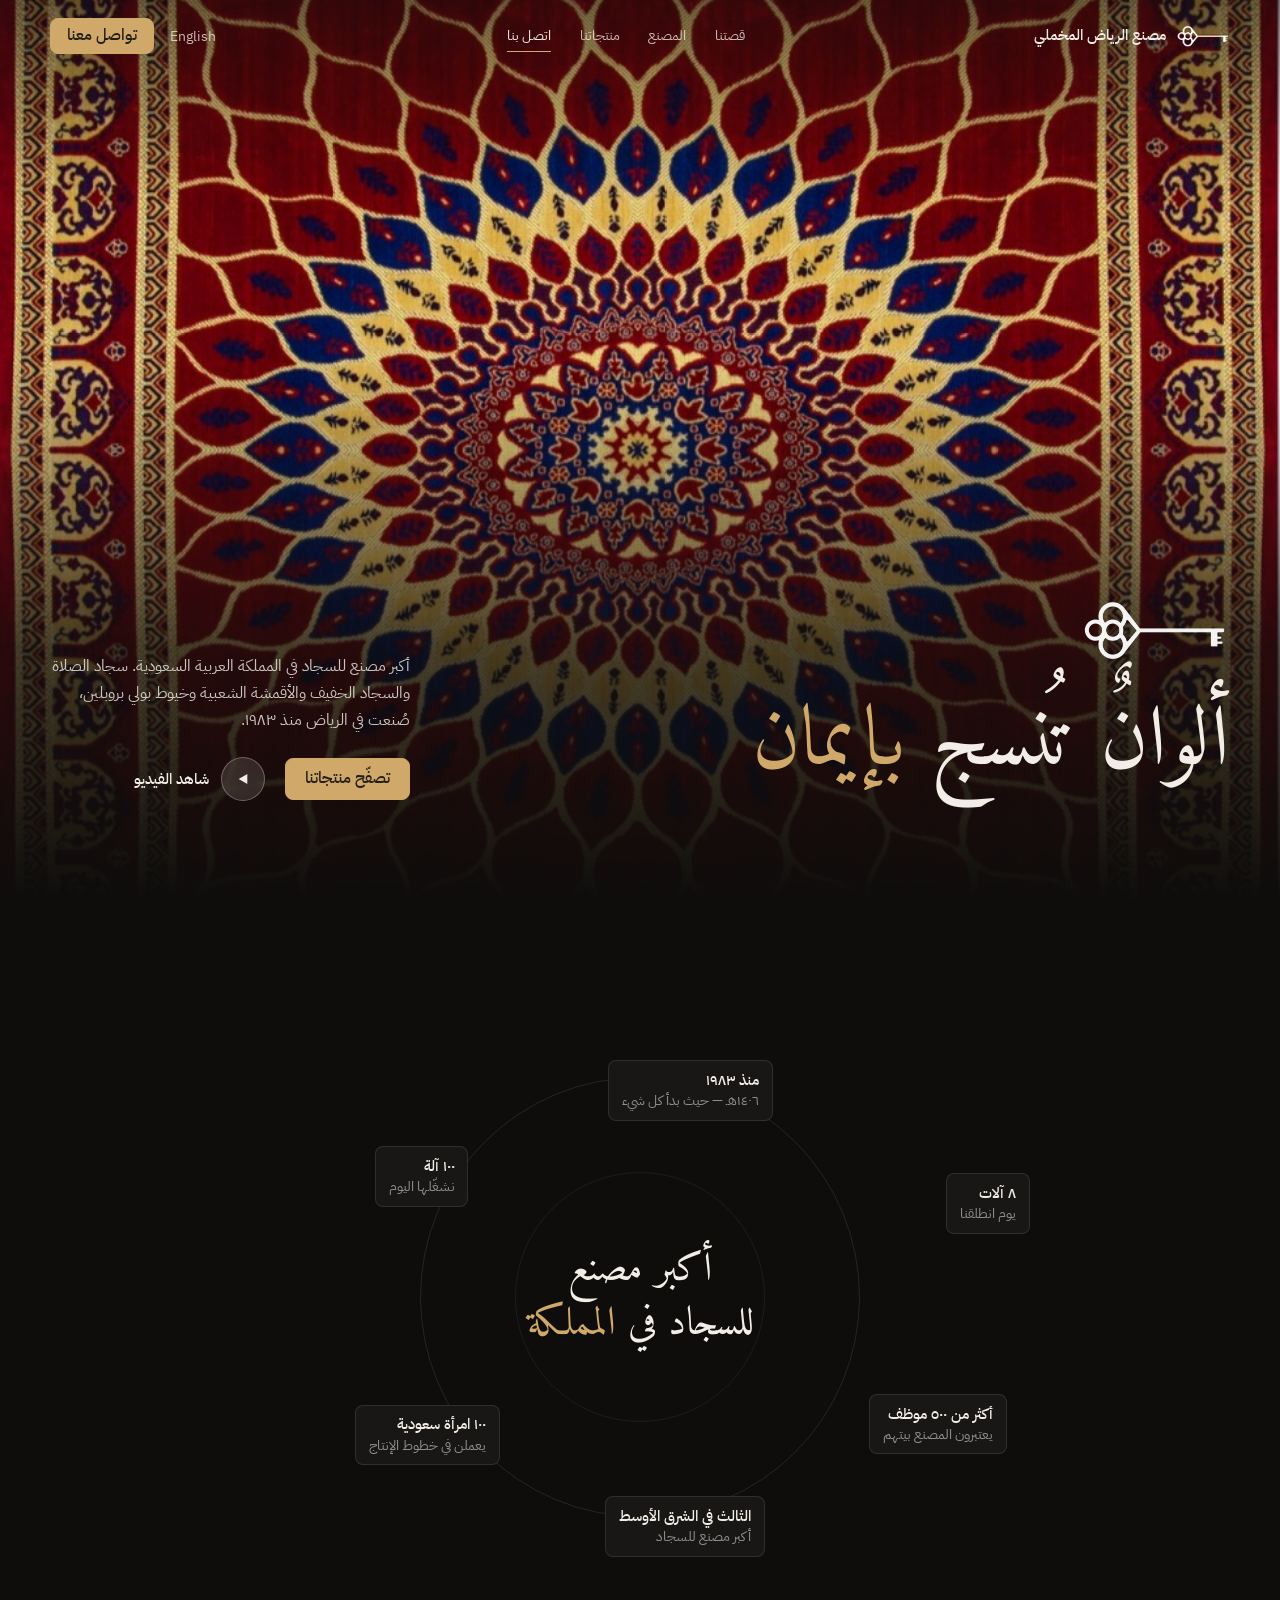
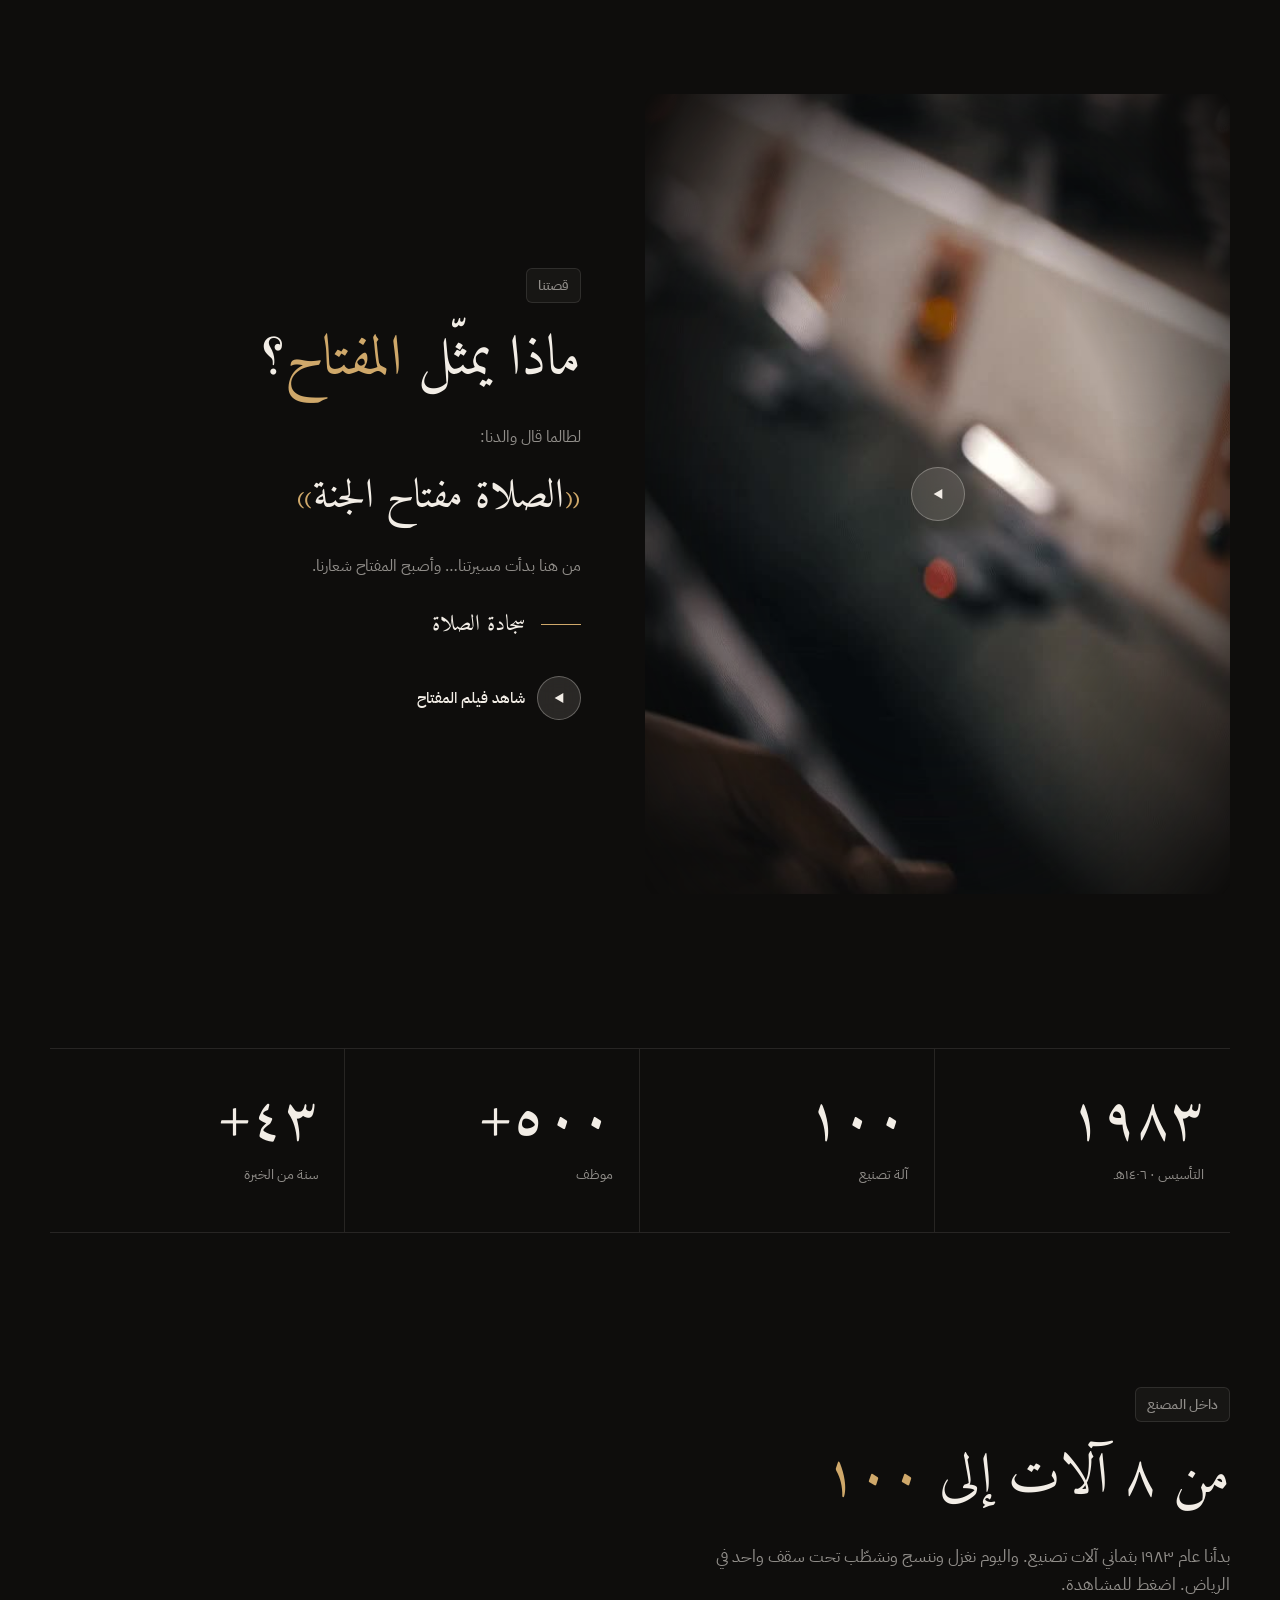
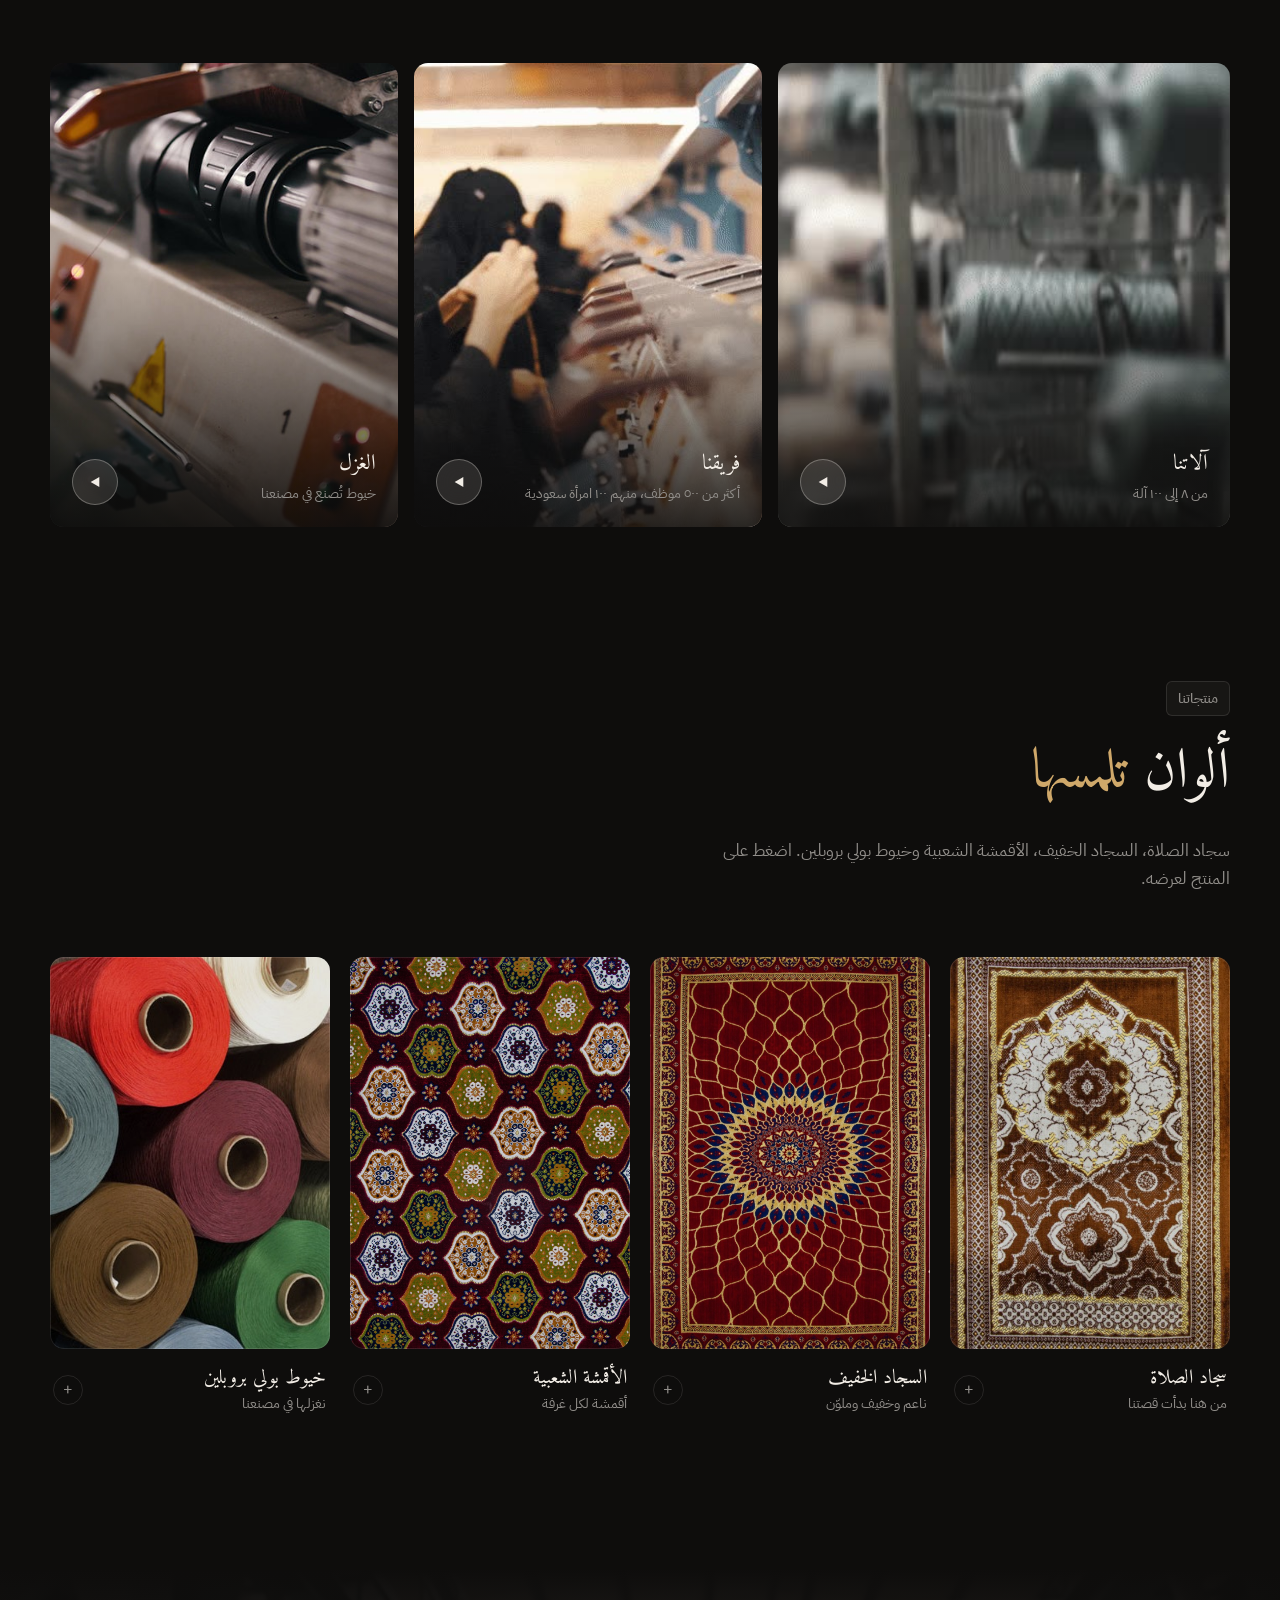
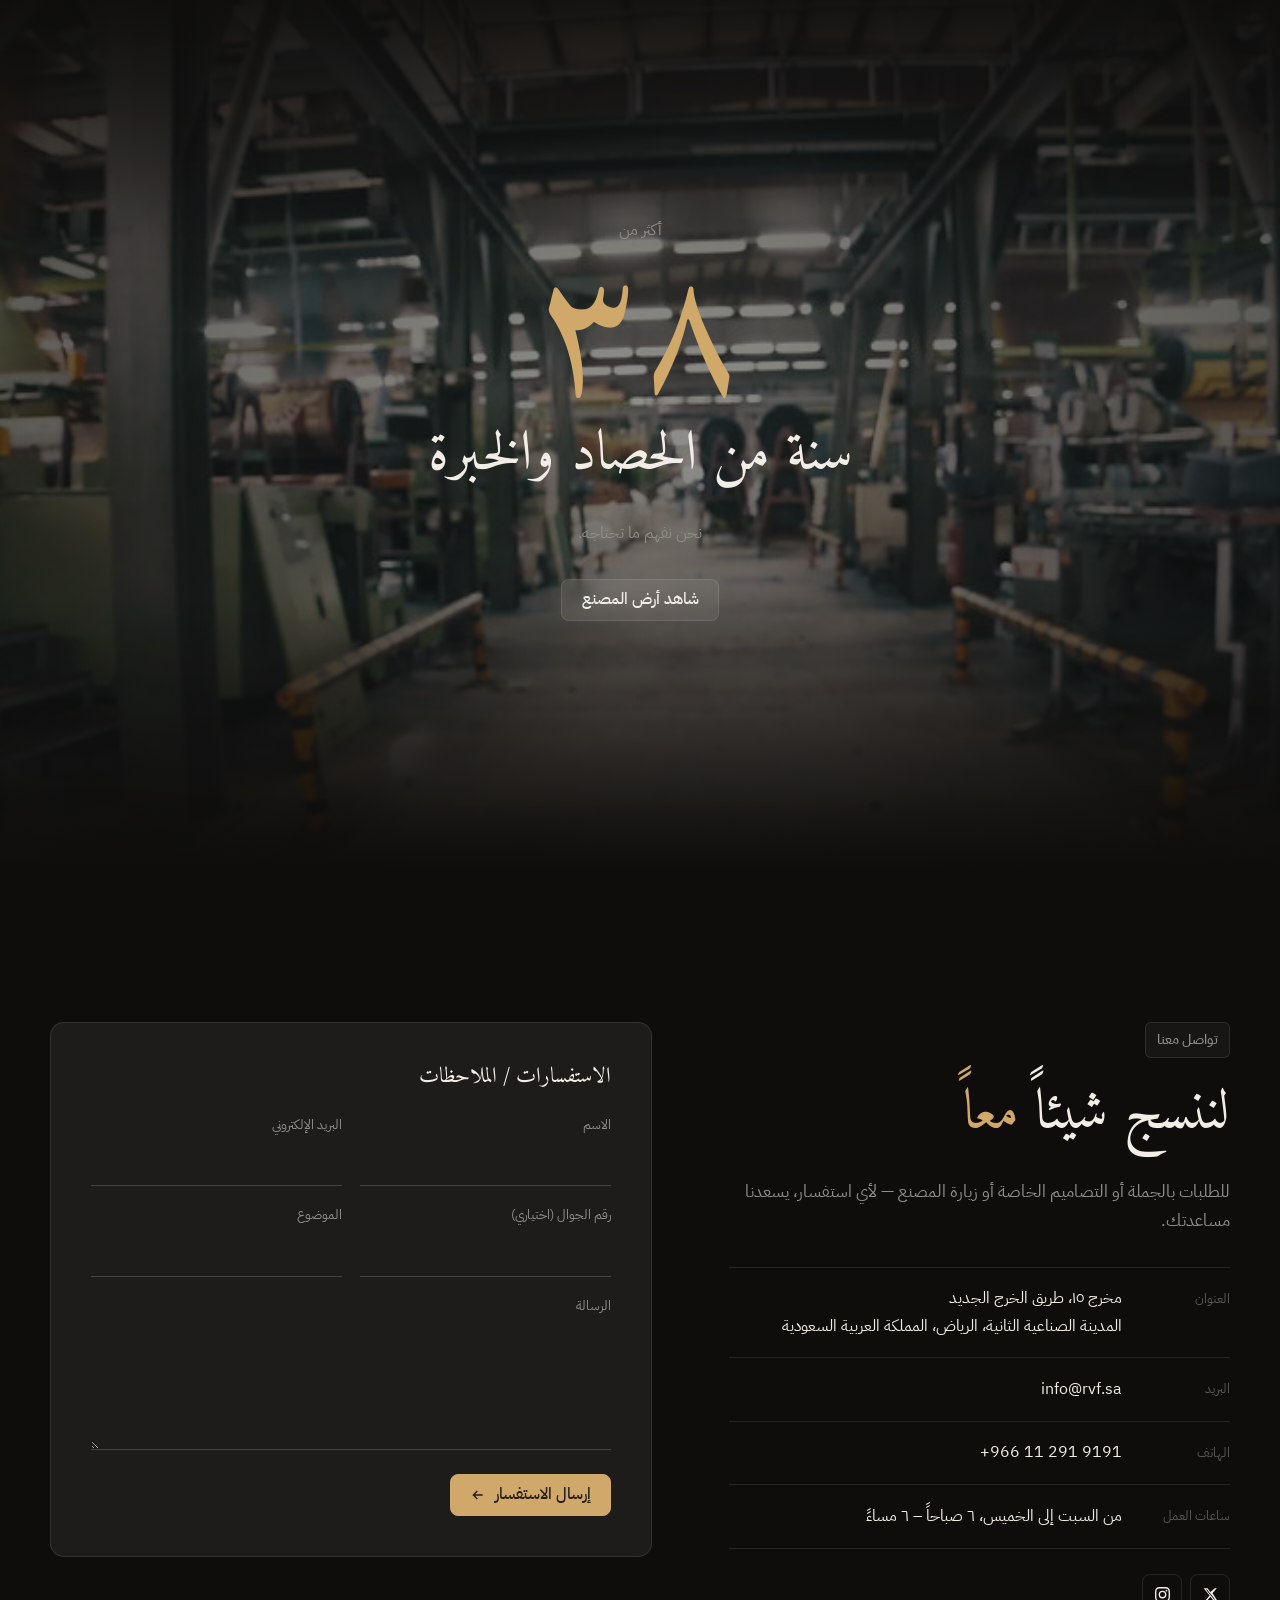
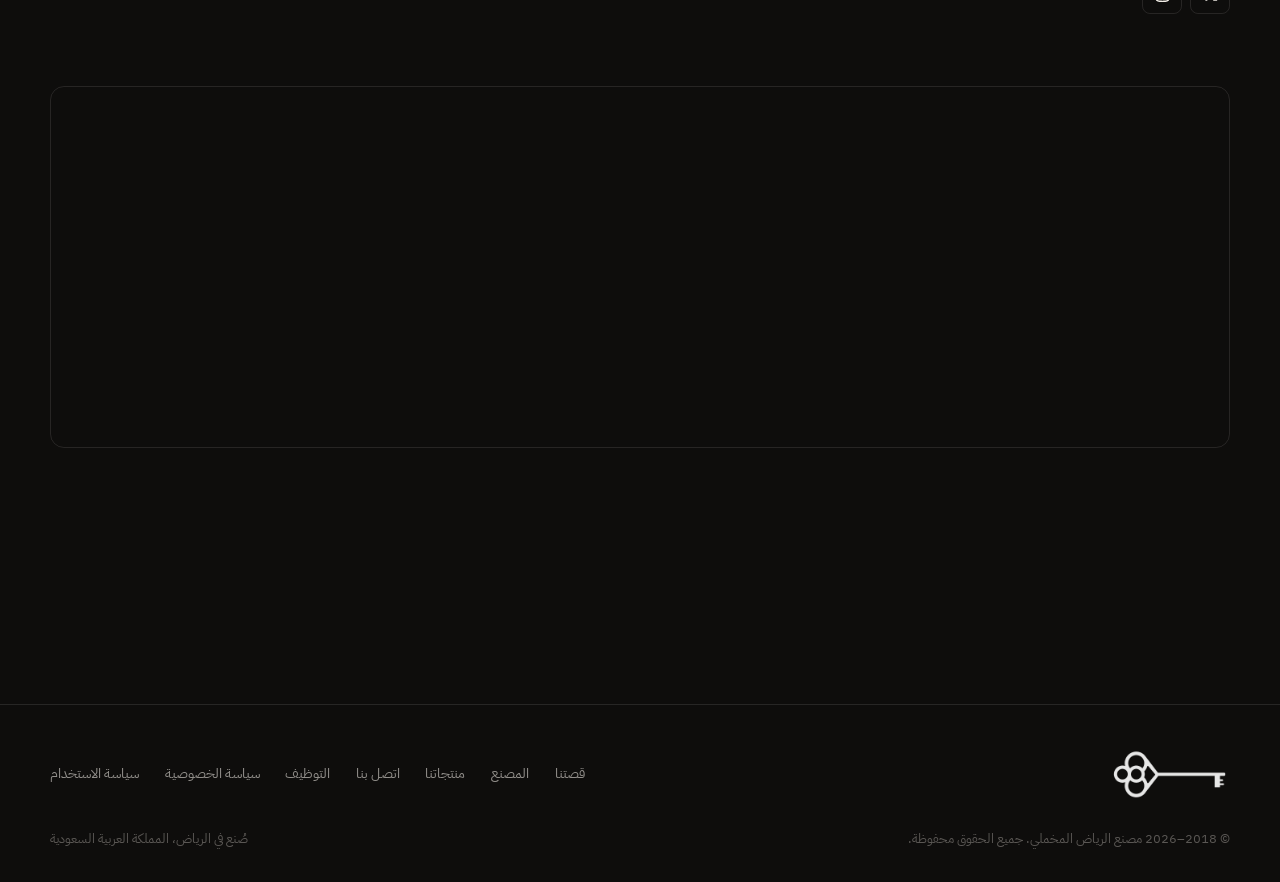
<file: products-ar/index.html>
<!DOCTYPE html>
<html lang="ar" dir="rtl">
<head>
<meta charset="utf-8">
<meta name="viewport" content="width=device-width, initial-scale=1">
<title>منتجاتنا | مصنع الرياض المخملي</title>
<meta name="robots" content="noindex, follow">
<link rel="canonical" href="https://www.rvf.sa/home-ar/">
<link rel="alternate" hreflang="en" href="https://www.rvf.sa/#products">
<meta http-equiv="refresh" content="0; url=../home-ar/#products">
<script>location.replace("../home-ar/#products"+location.search);</script>
<style>body{background:#0e0d0c;color:#f2ede6;font:16px system-ui,sans-serif;display:grid;place-items:center;min-height:100vh;margin:0}a{color:#cfa86a}</style>
</head>
<body><p><a href="../home-ar/#products">منتجاتنا | مصنع الرياض المخملي</a></p></body>
</html>
</file>
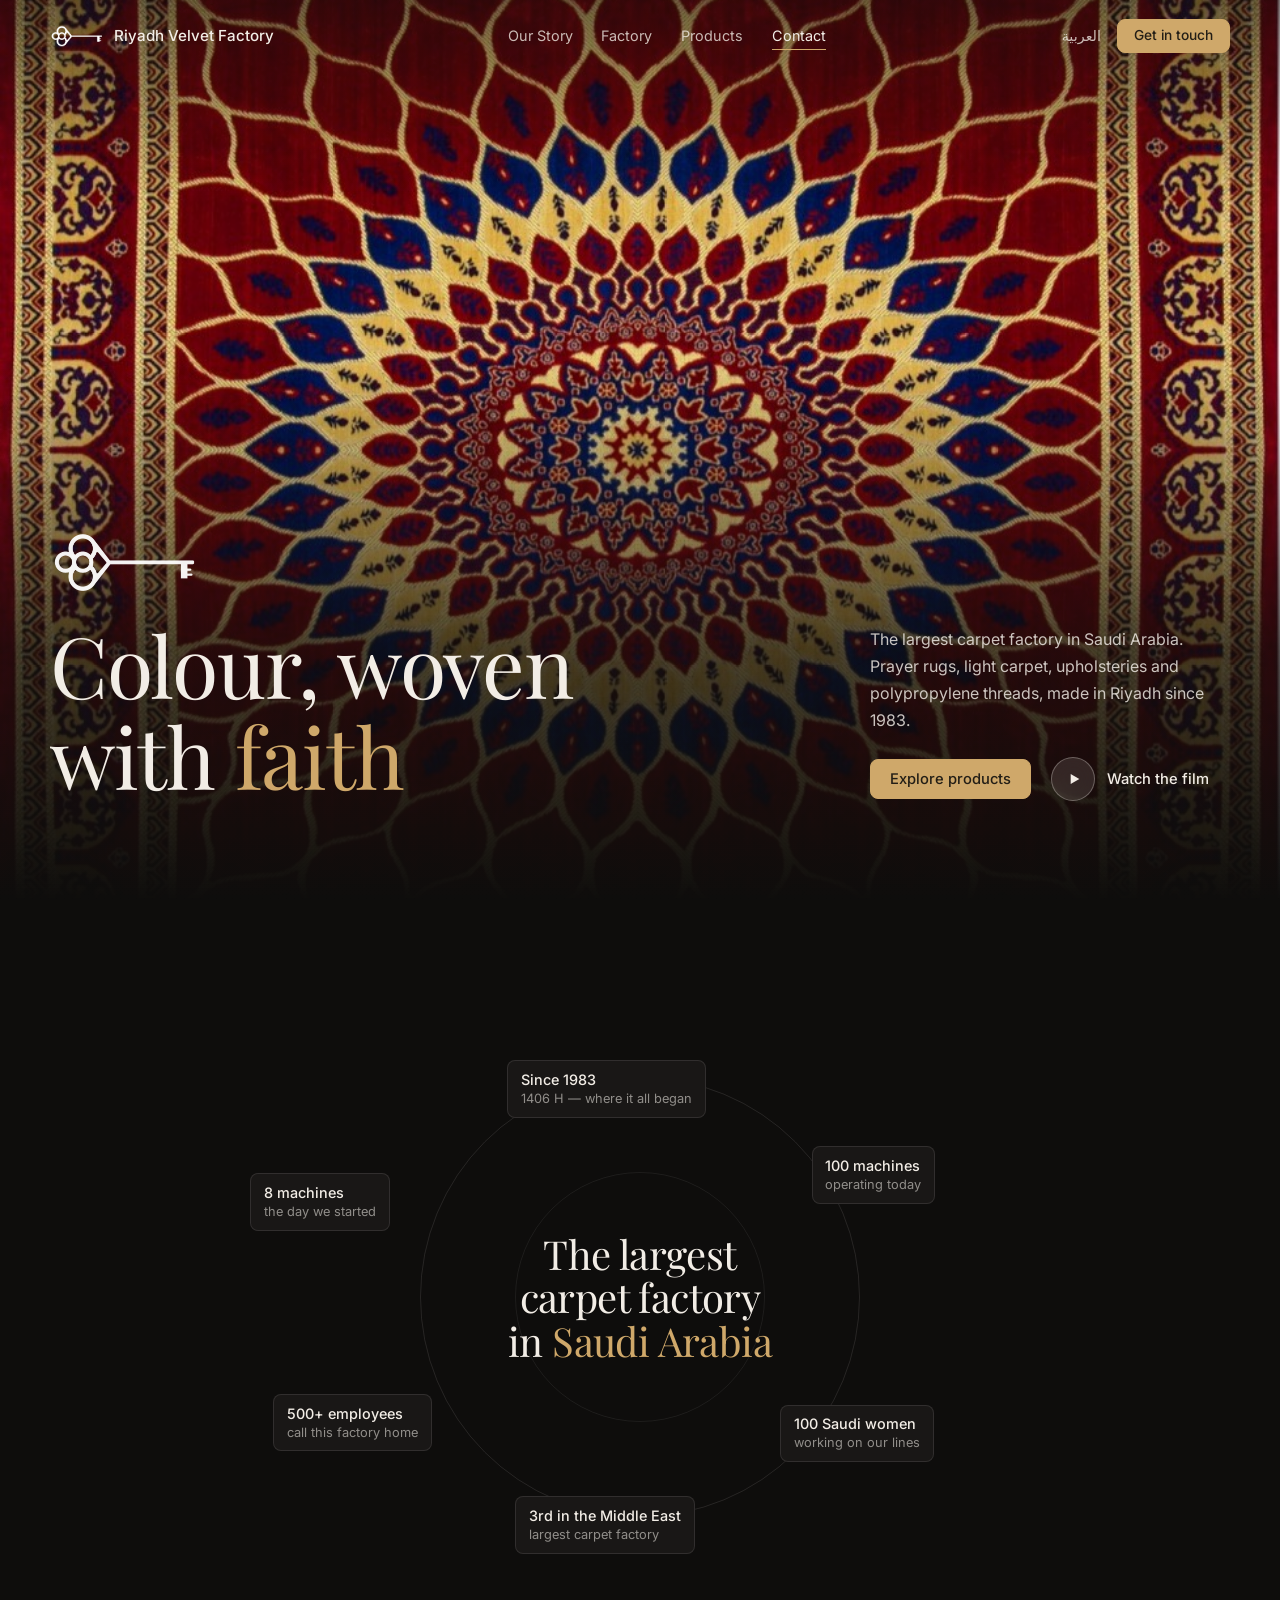
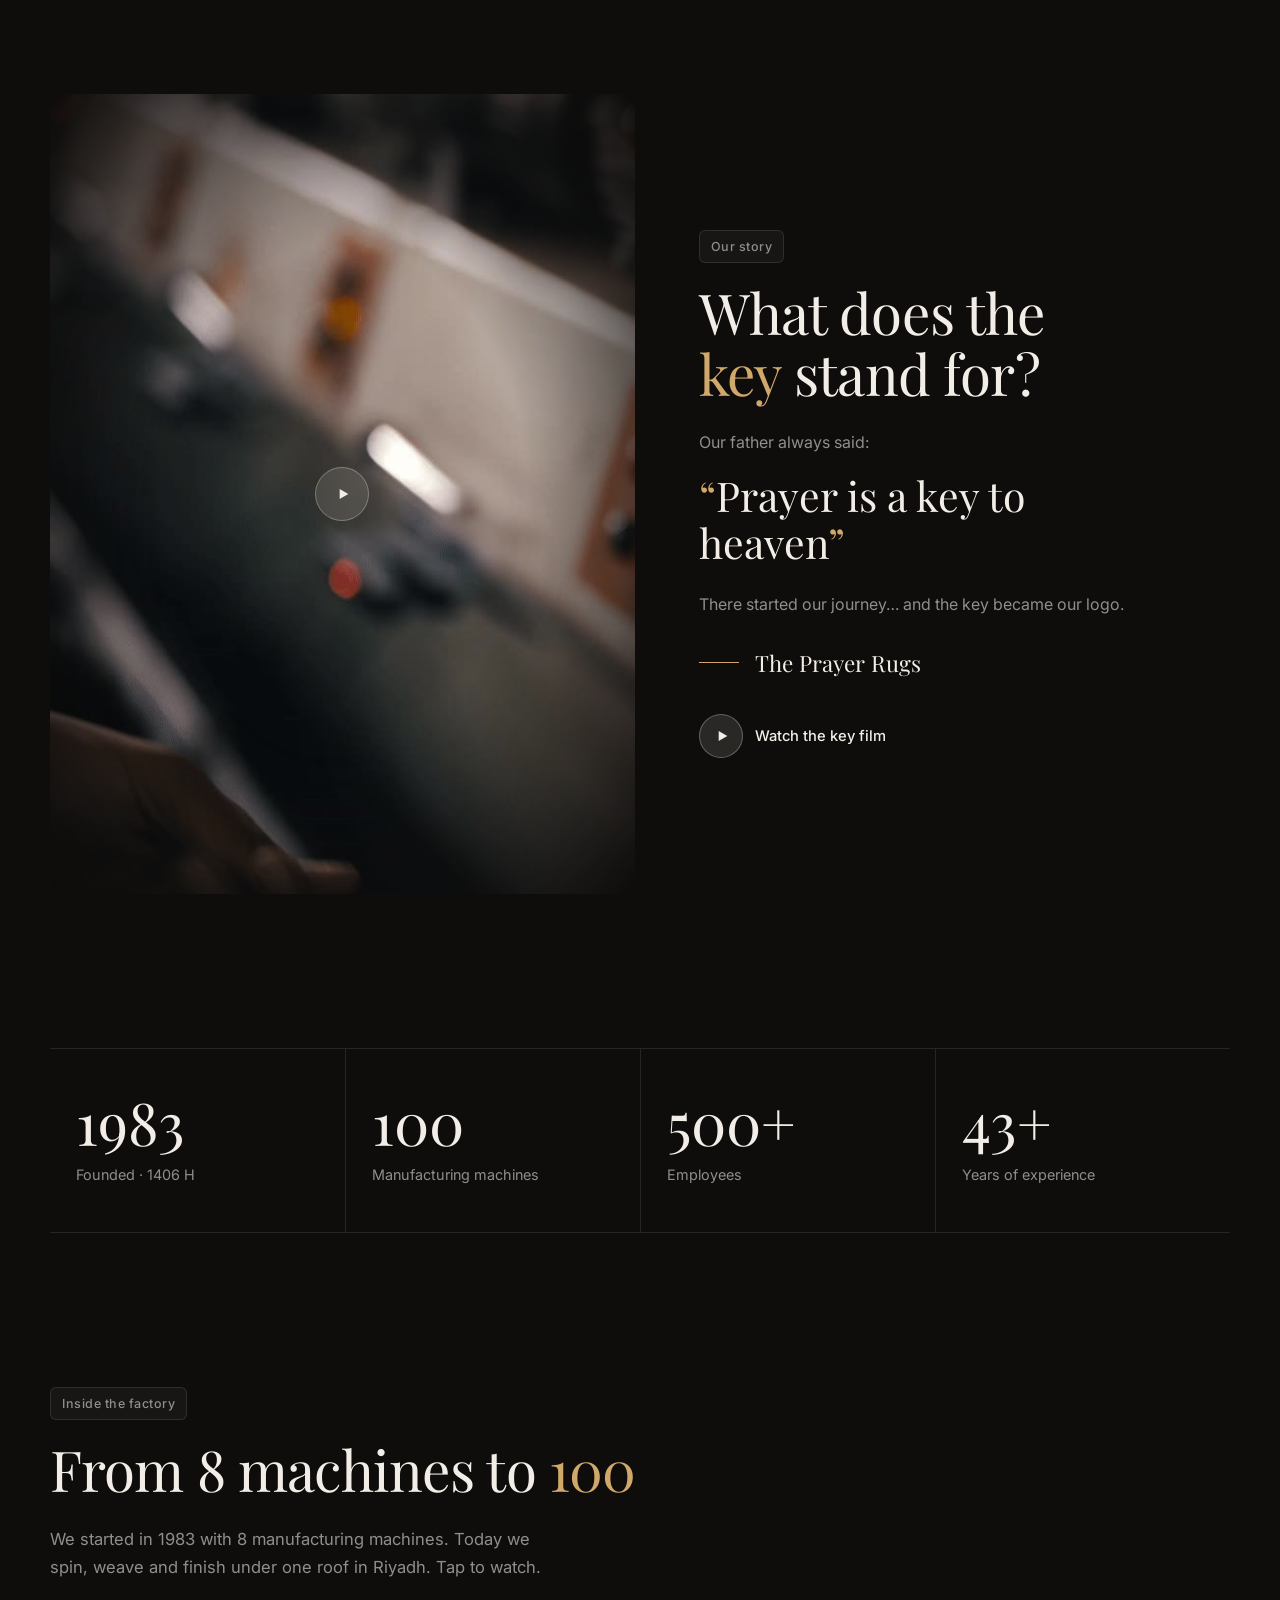
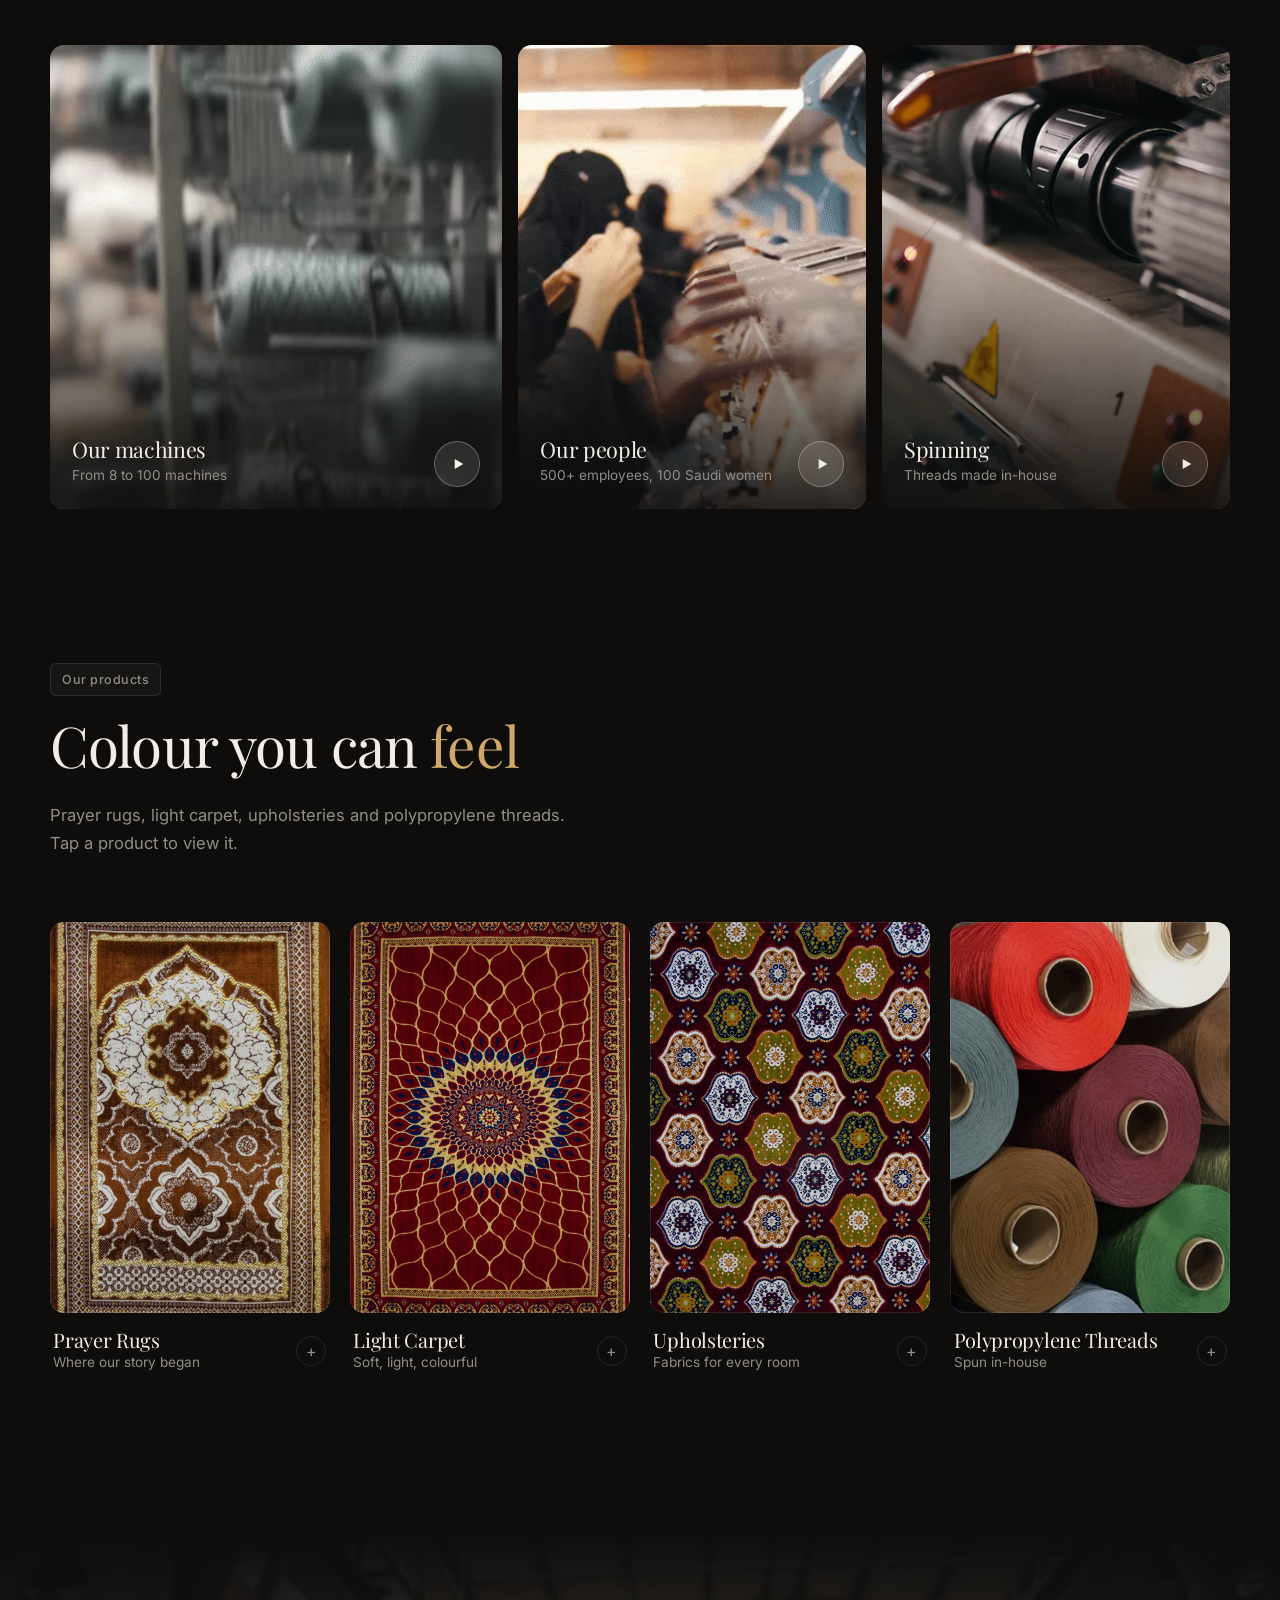
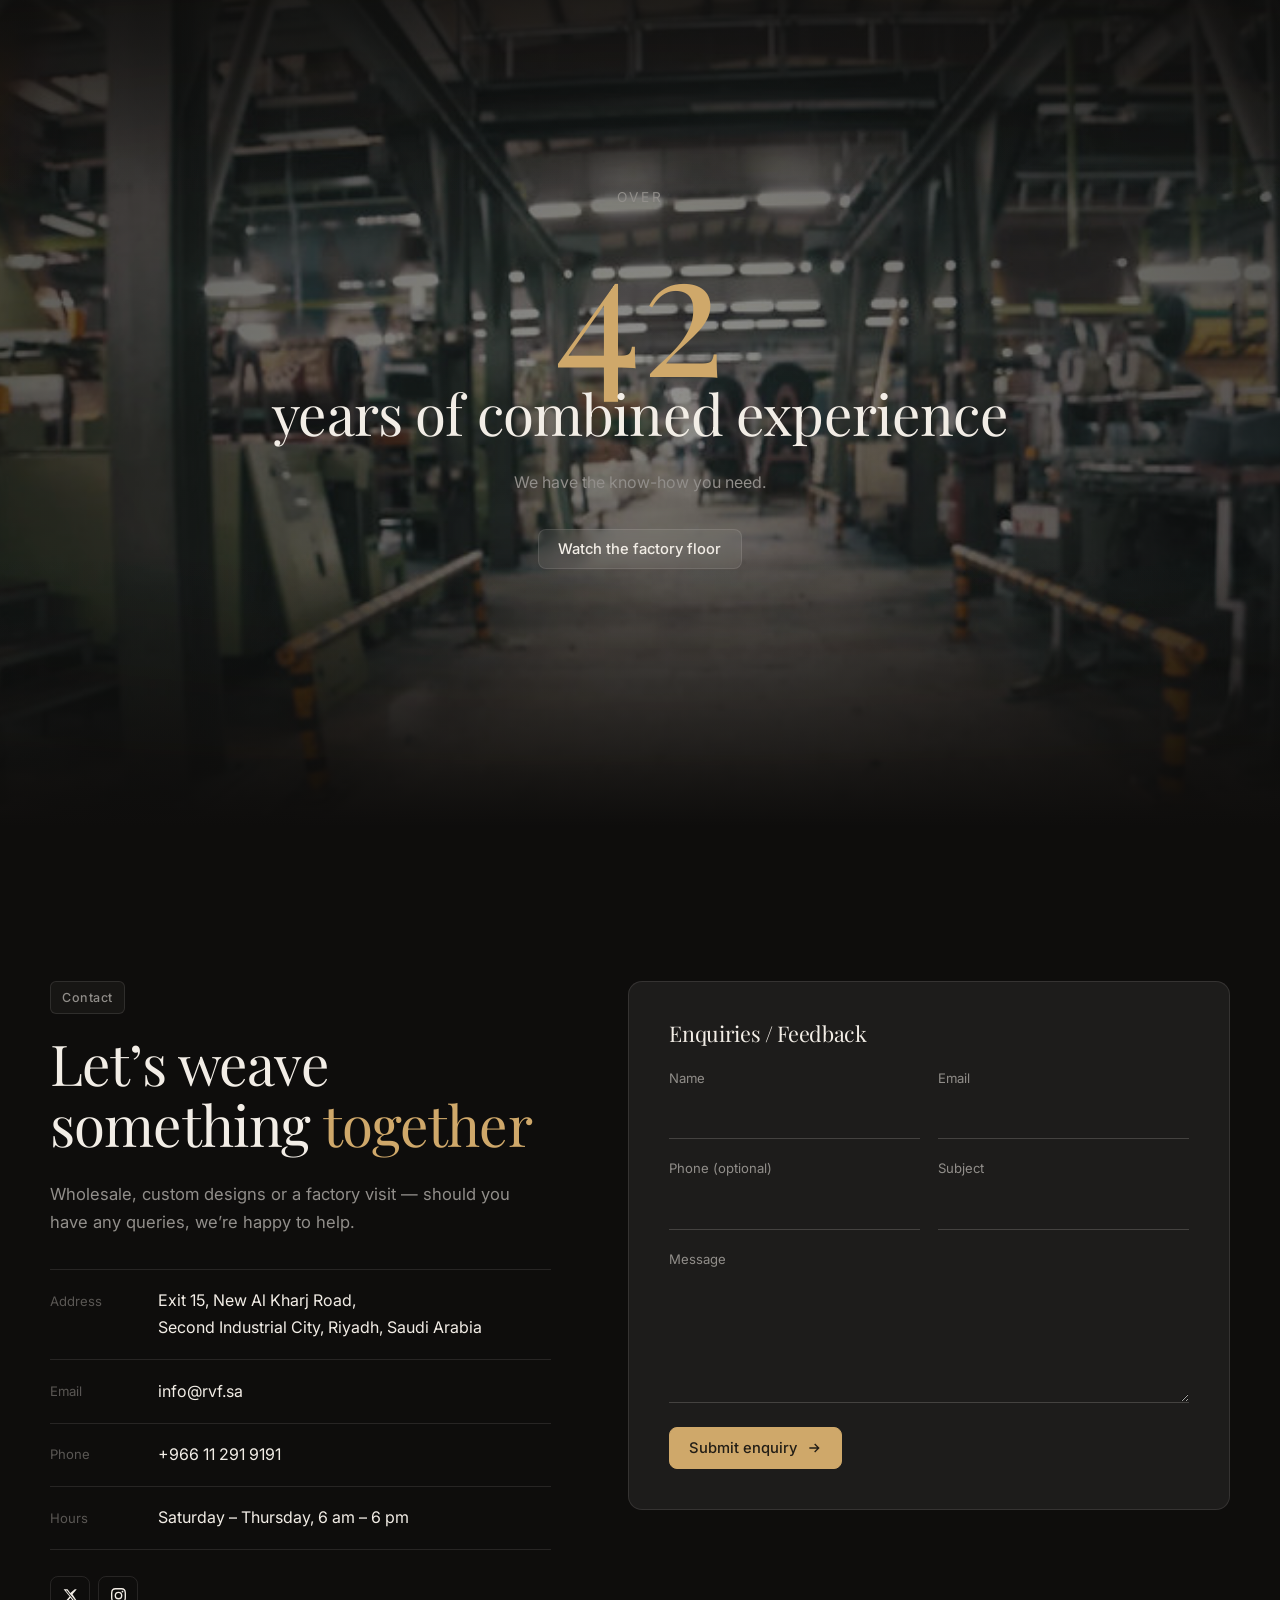
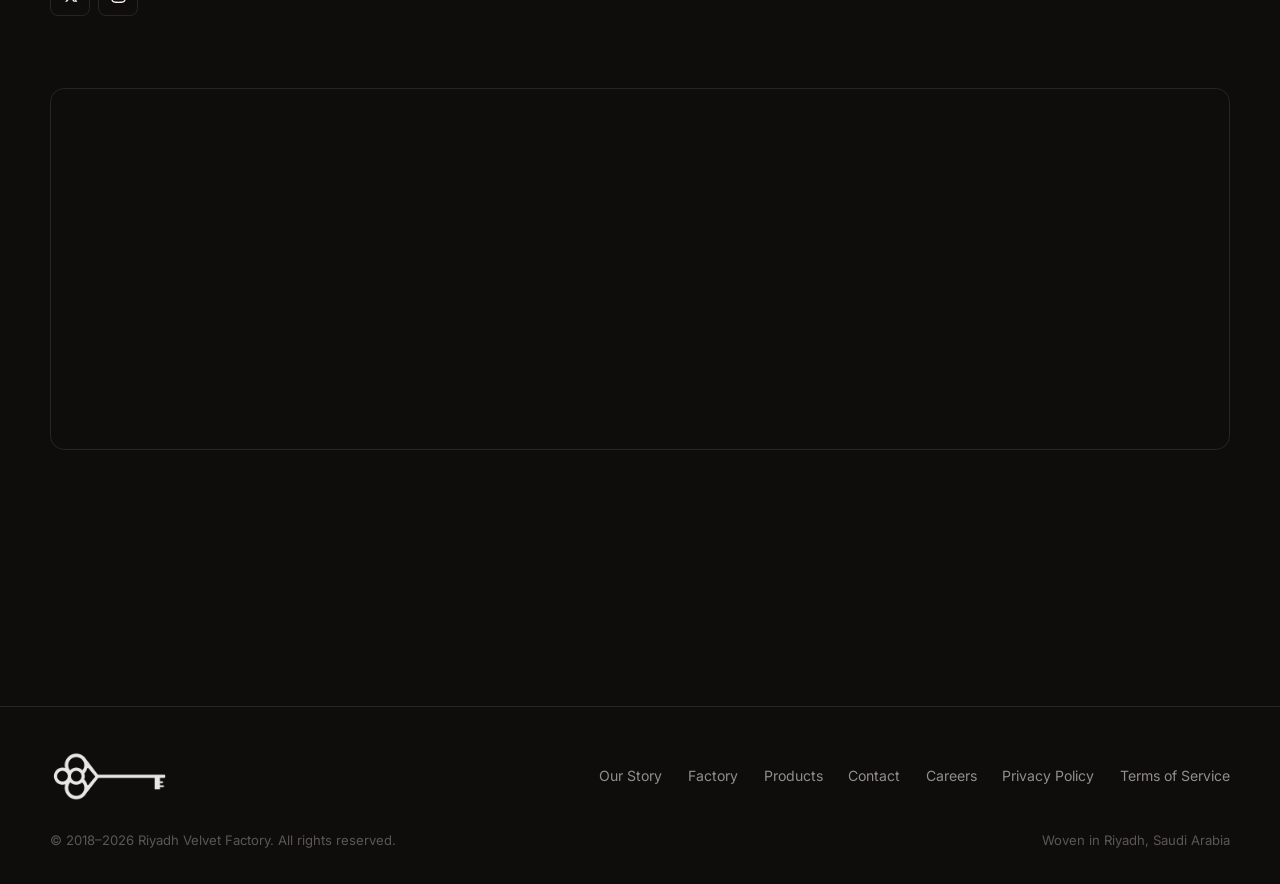
<file: products/index.html>
<!DOCTYPE html>
<html lang="en" dir="ltr">
<head>
<meta charset="utf-8">
<meta name="viewport" content="width=device-width, initial-scale=1">
<title>Products | Riyadh Velvet Factory</title>
<meta name="robots" content="noindex, follow">
<link rel="canonical" href="https://www.rvf.sa/">
<link rel="alternate" hreflang="ar" href="https://www.rvf.sa/home-ar/#products">
<meta http-equiv="refresh" content="0; url=../#products">
<script>location.replace("../#products"+location.search);</script>
<style>body{background:#0e0d0c;color:#f2ede6;font:16px system-ui,sans-serif;display:grid;place-items:center;min-height:100vh;margin:0}a{color:#cfa86a}</style>
</head>
<body><p><a href="../#products">Products | Riyadh Velvet Factory</a></p></body>
</html>
</file>
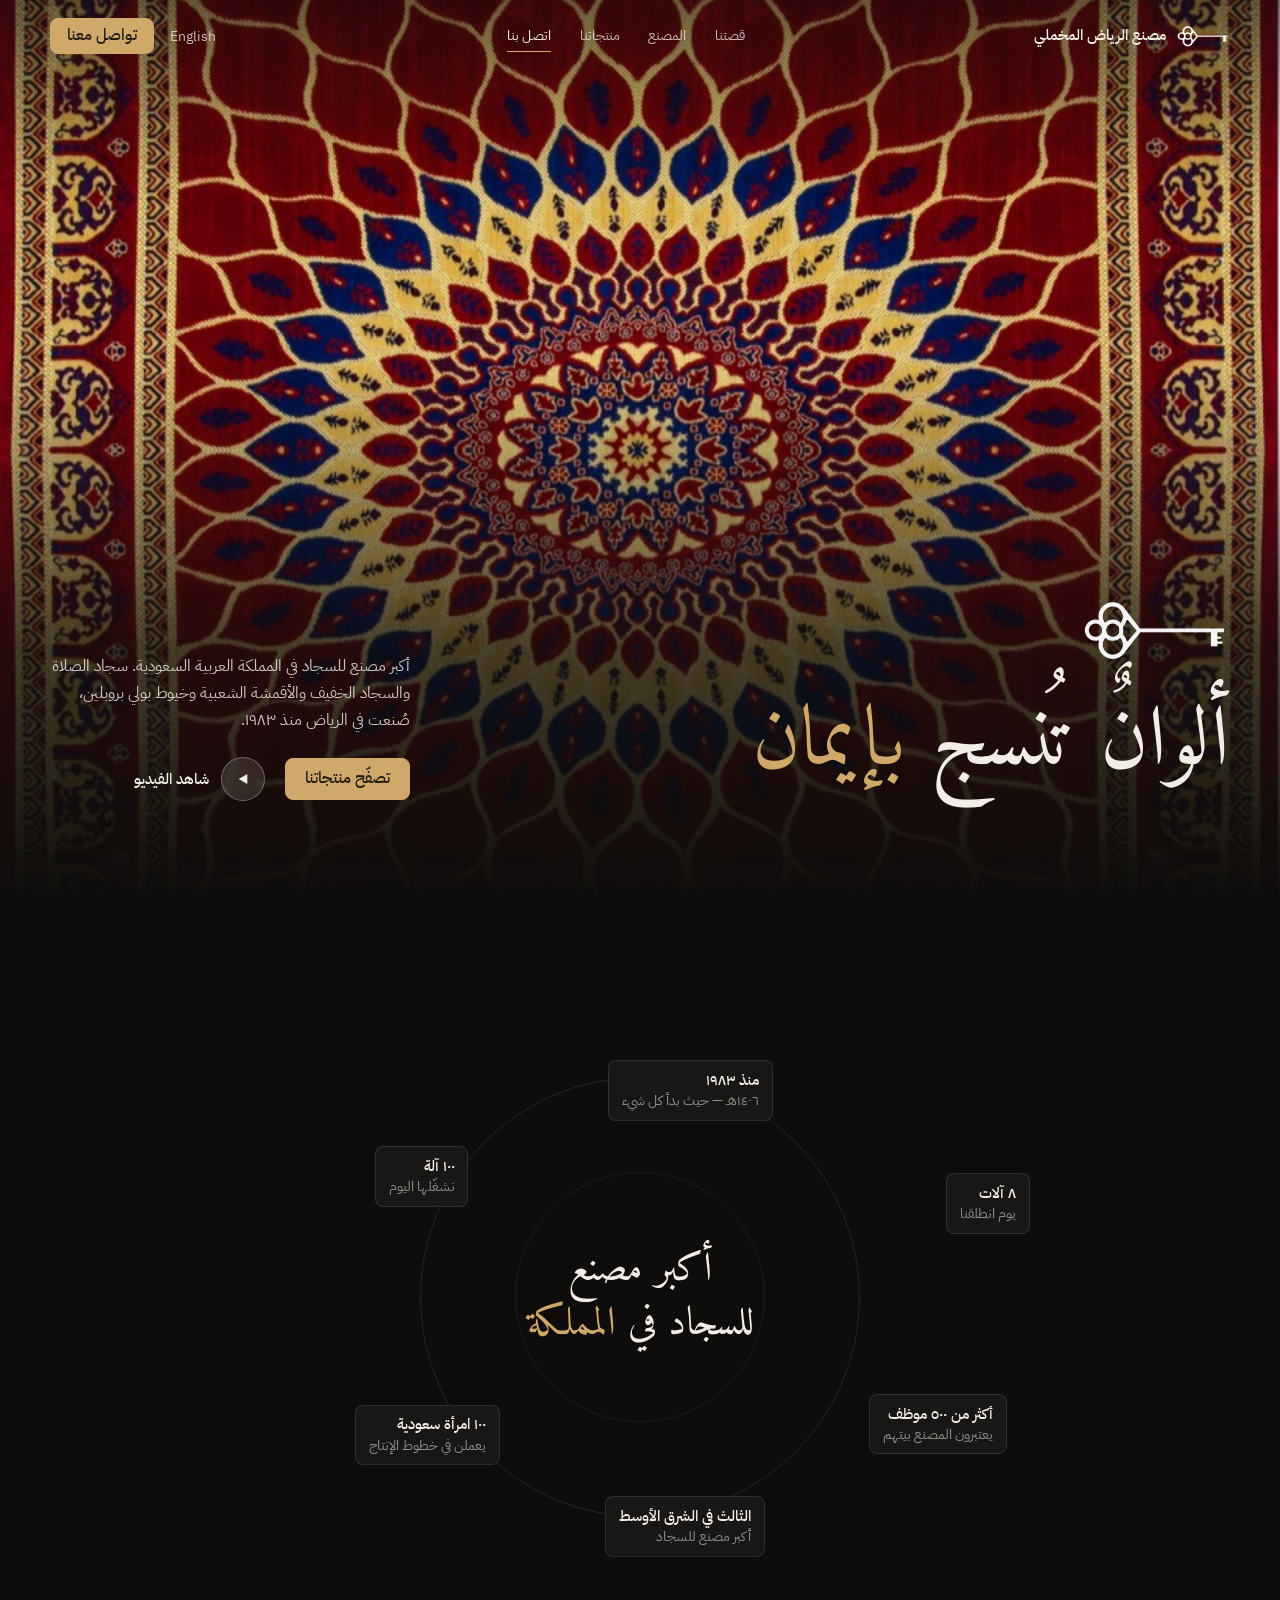
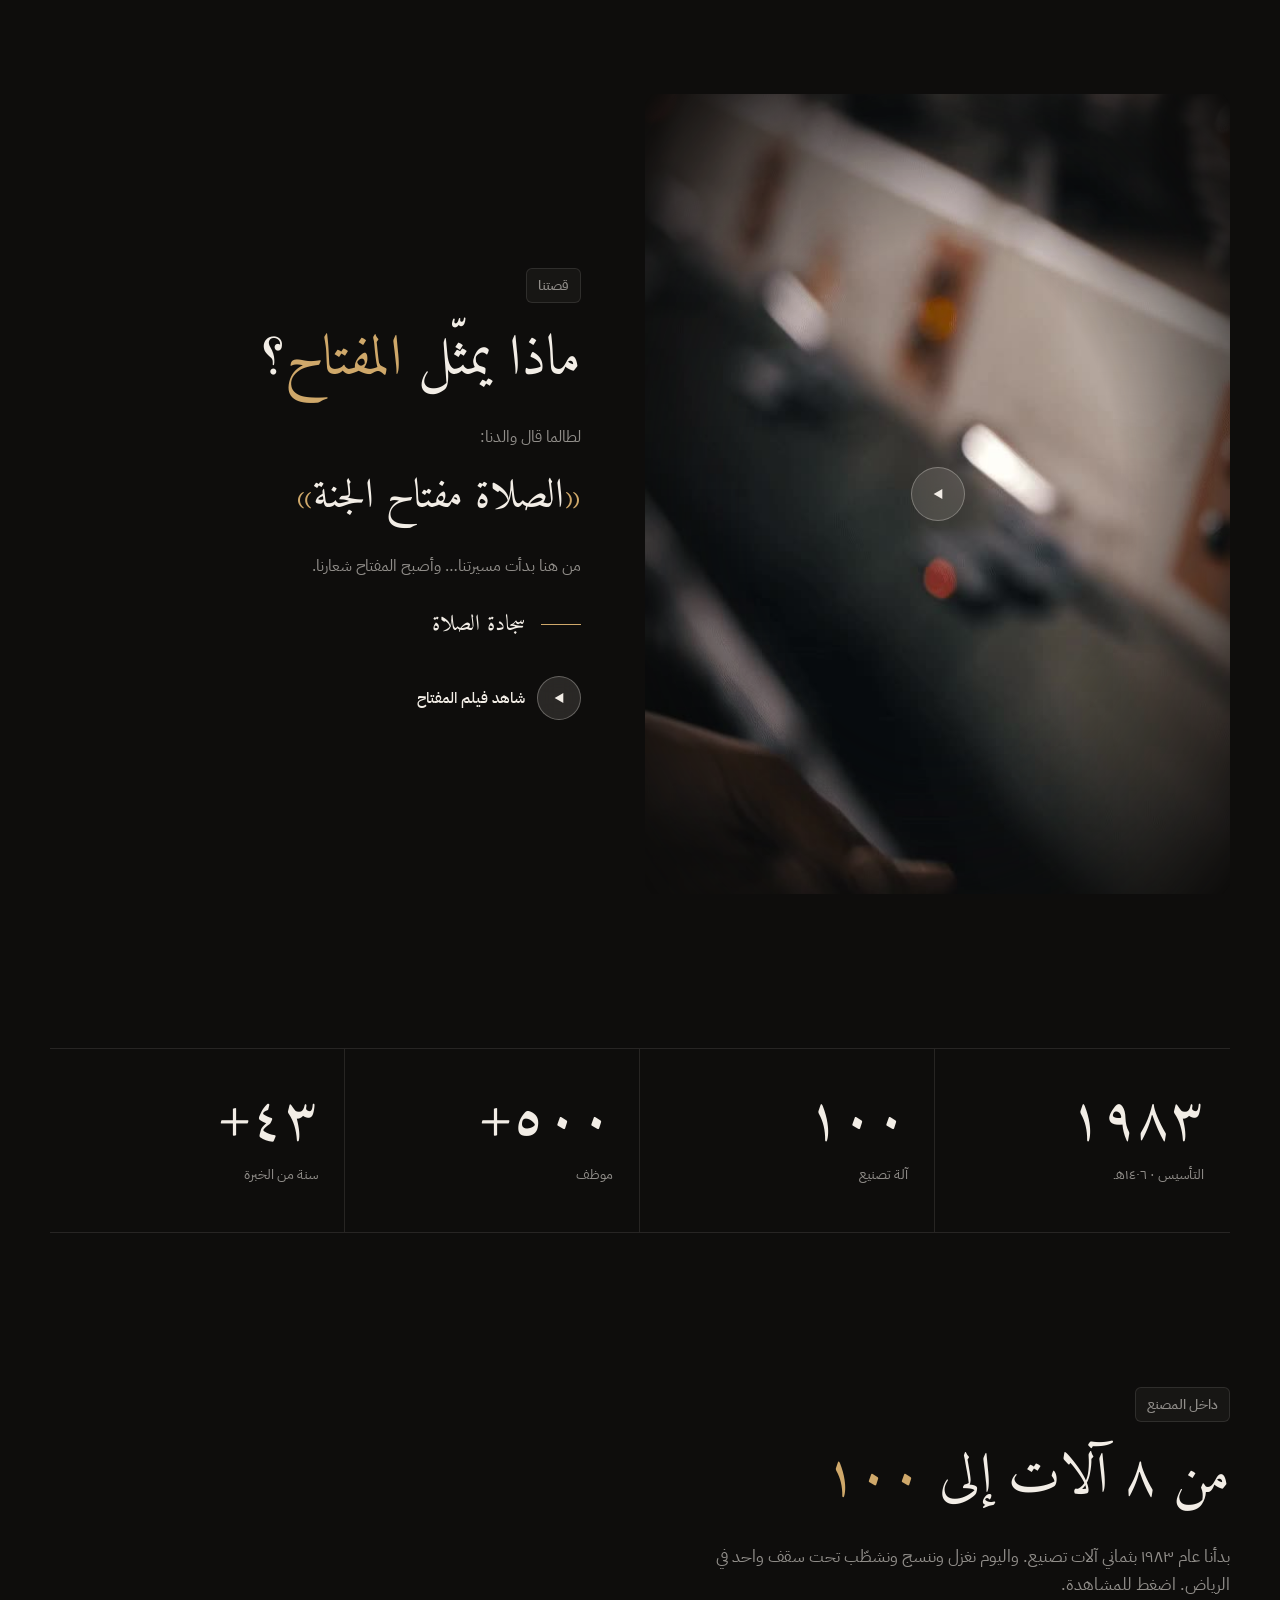
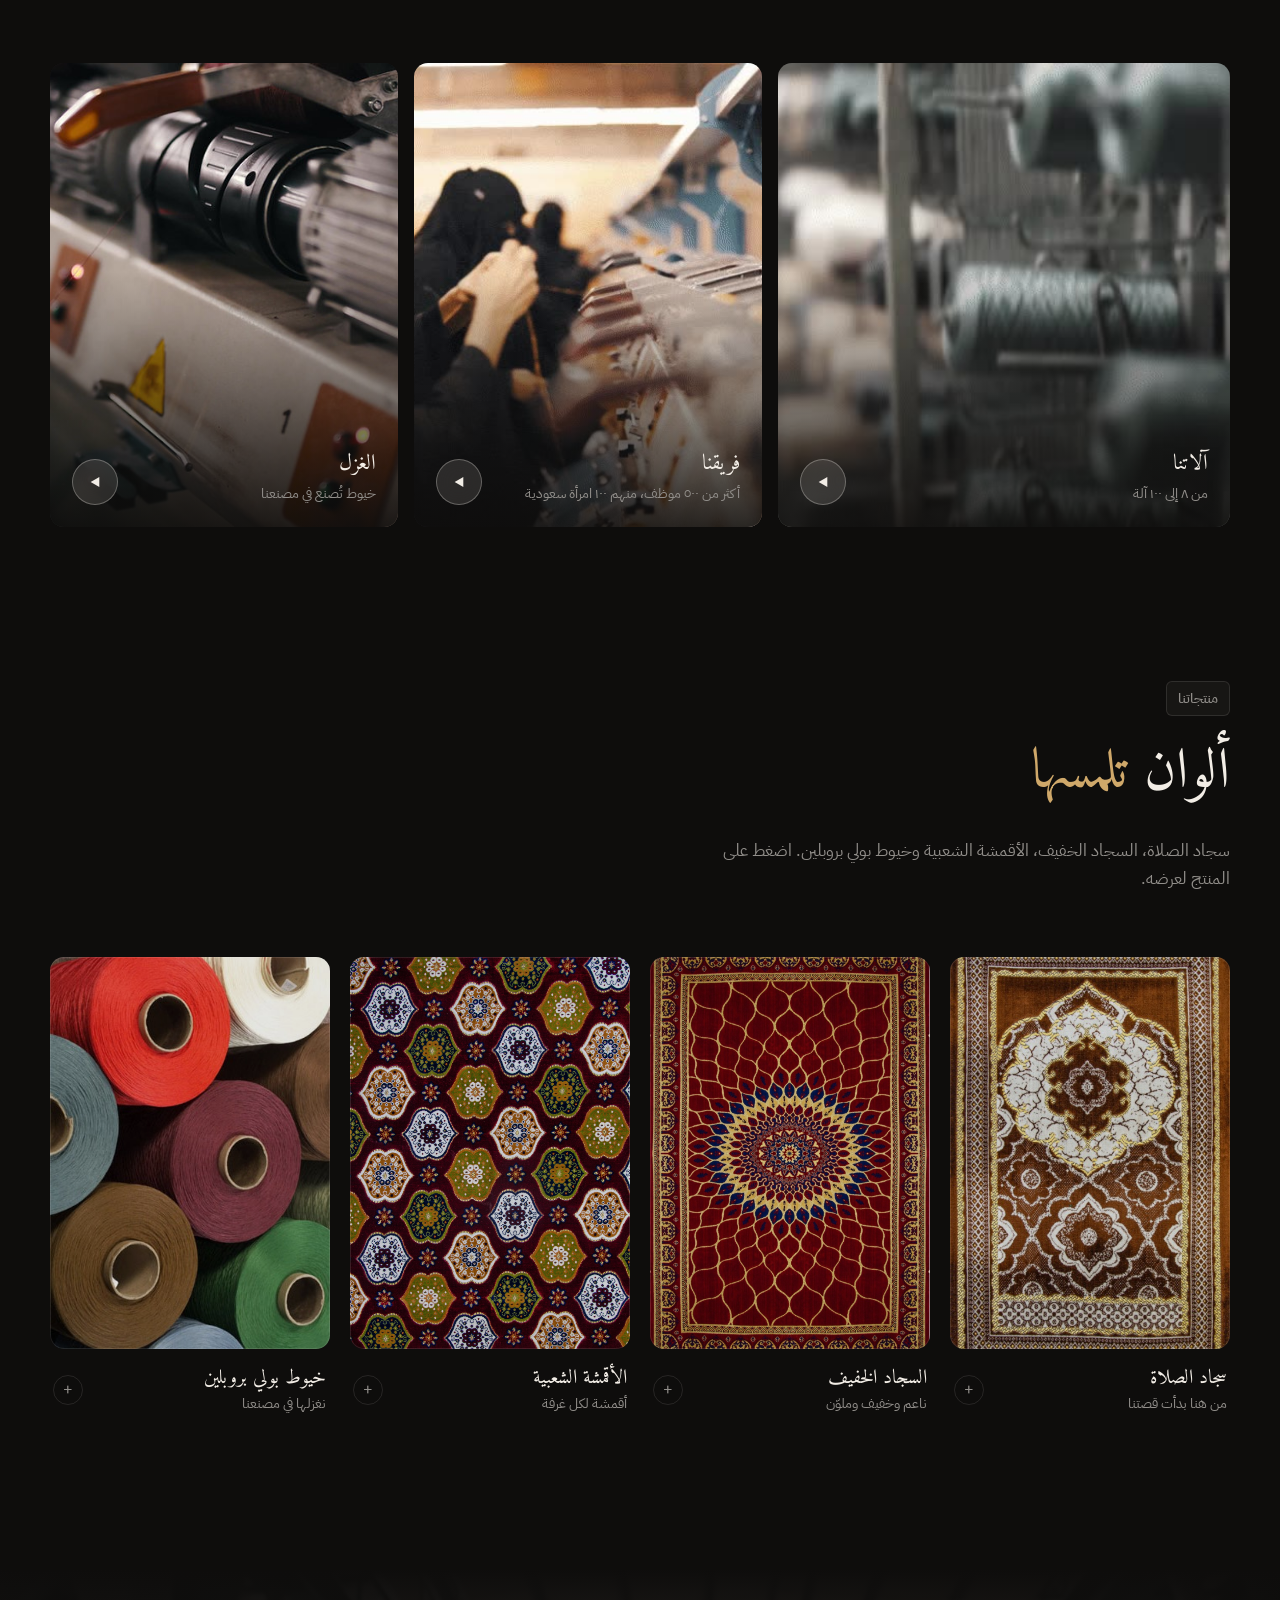
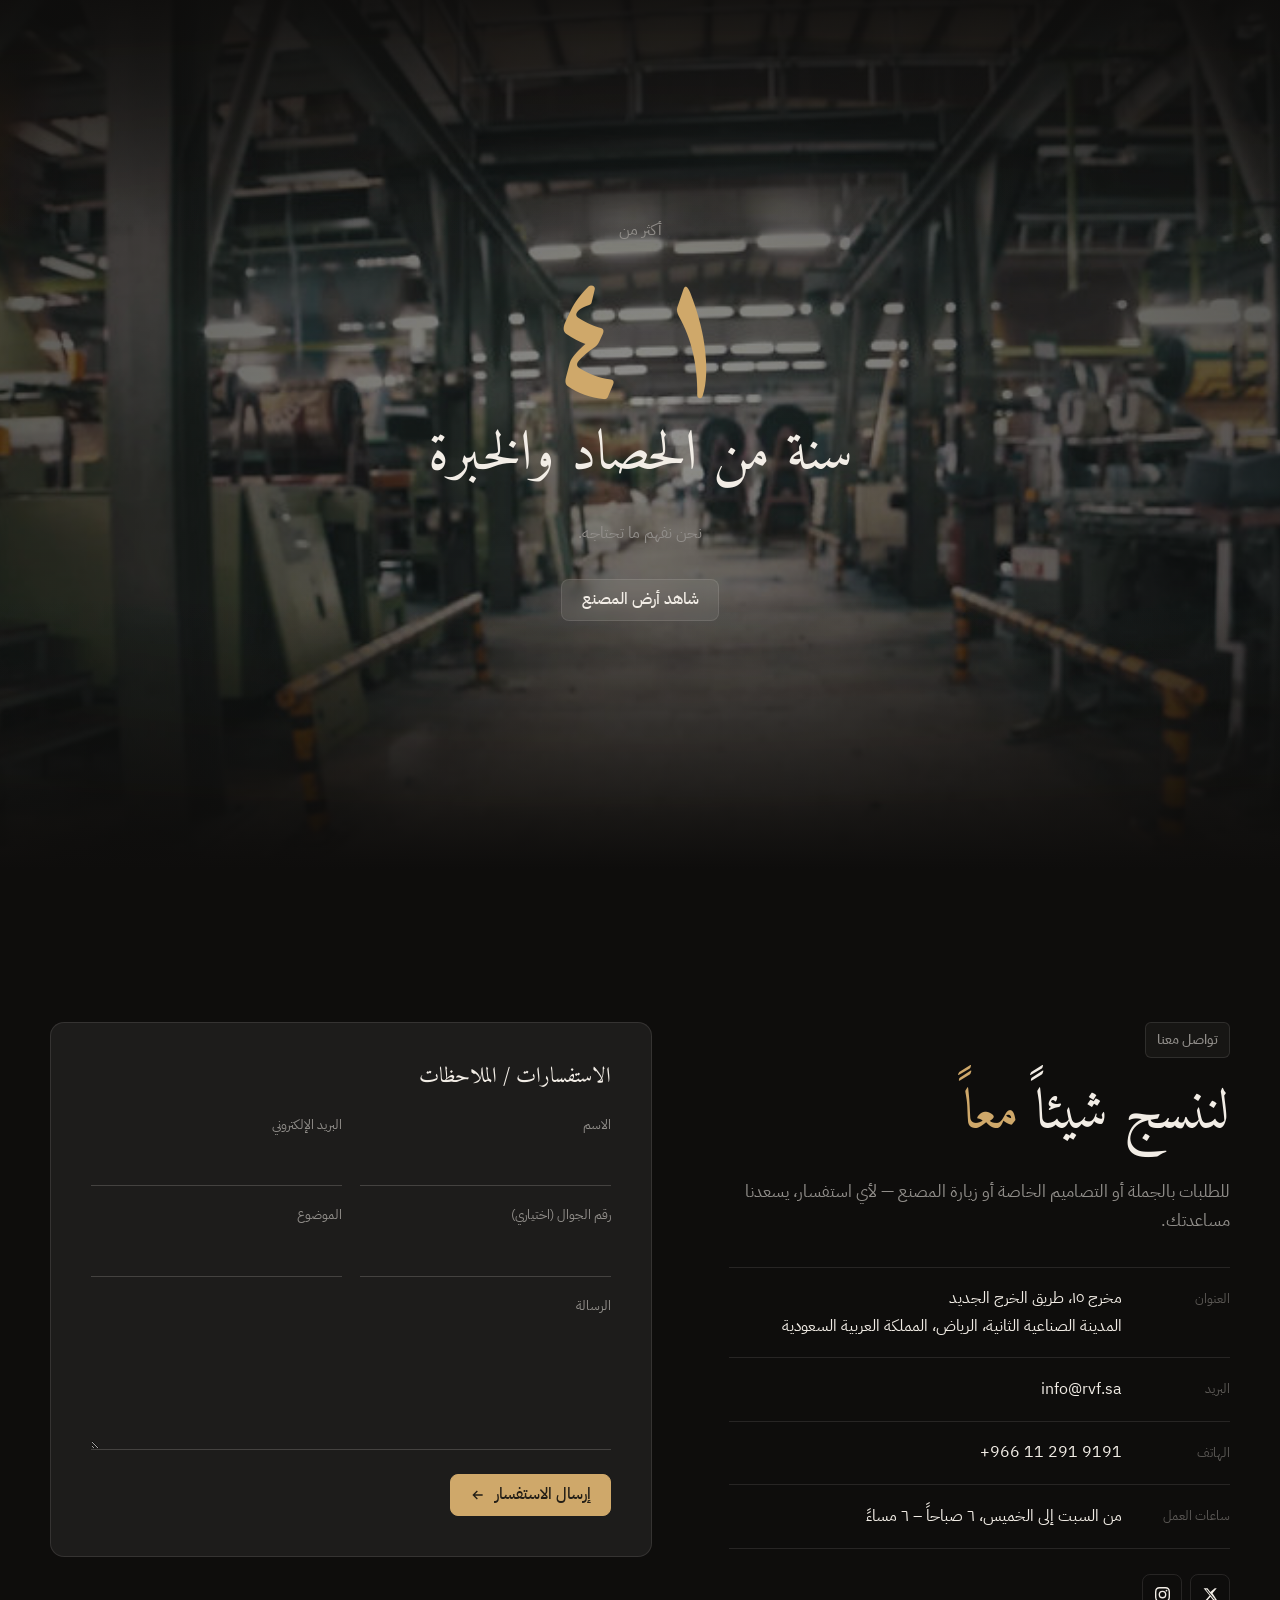
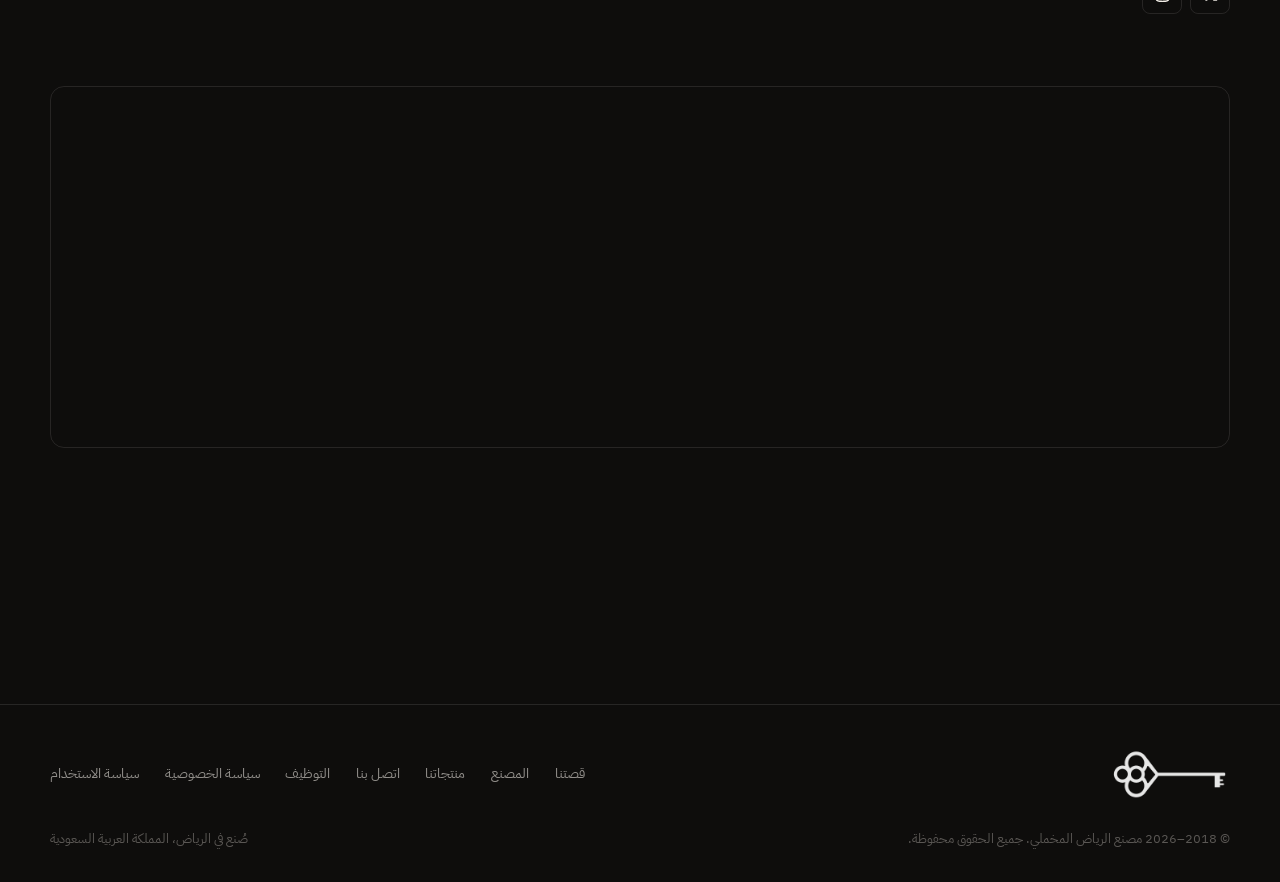
<file: rvfstory-ar/index.html>
<!DOCTYPE html>
<html lang="ar" dir="rtl">
<head>
<meta charset="utf-8">
<meta name="viewport" content="width=device-width, initial-scale=1">
<title>قصتنا | مصنع الرياض المخملي</title>
<meta name="robots" content="noindex, follow">
<link rel="canonical" href="https://www.rvf.sa/home-ar/">
<link rel="alternate" hreflang="en" href="https://www.rvf.sa/#story">
<meta http-equiv="refresh" content="0; url=../home-ar/#story">
<script>location.replace("../home-ar/#story"+location.search);</script>
<style>body{background:#0e0d0c;color:#f2ede6;font:16px system-ui,sans-serif;display:grid;place-items:center;min-height:100vh;margin:0}a{color:#cfa86a}</style>
</head>
<body><p><a href="../home-ar/#story">قصتنا | مصنع الرياض المخملي</a></p></body>
</html>
</file>
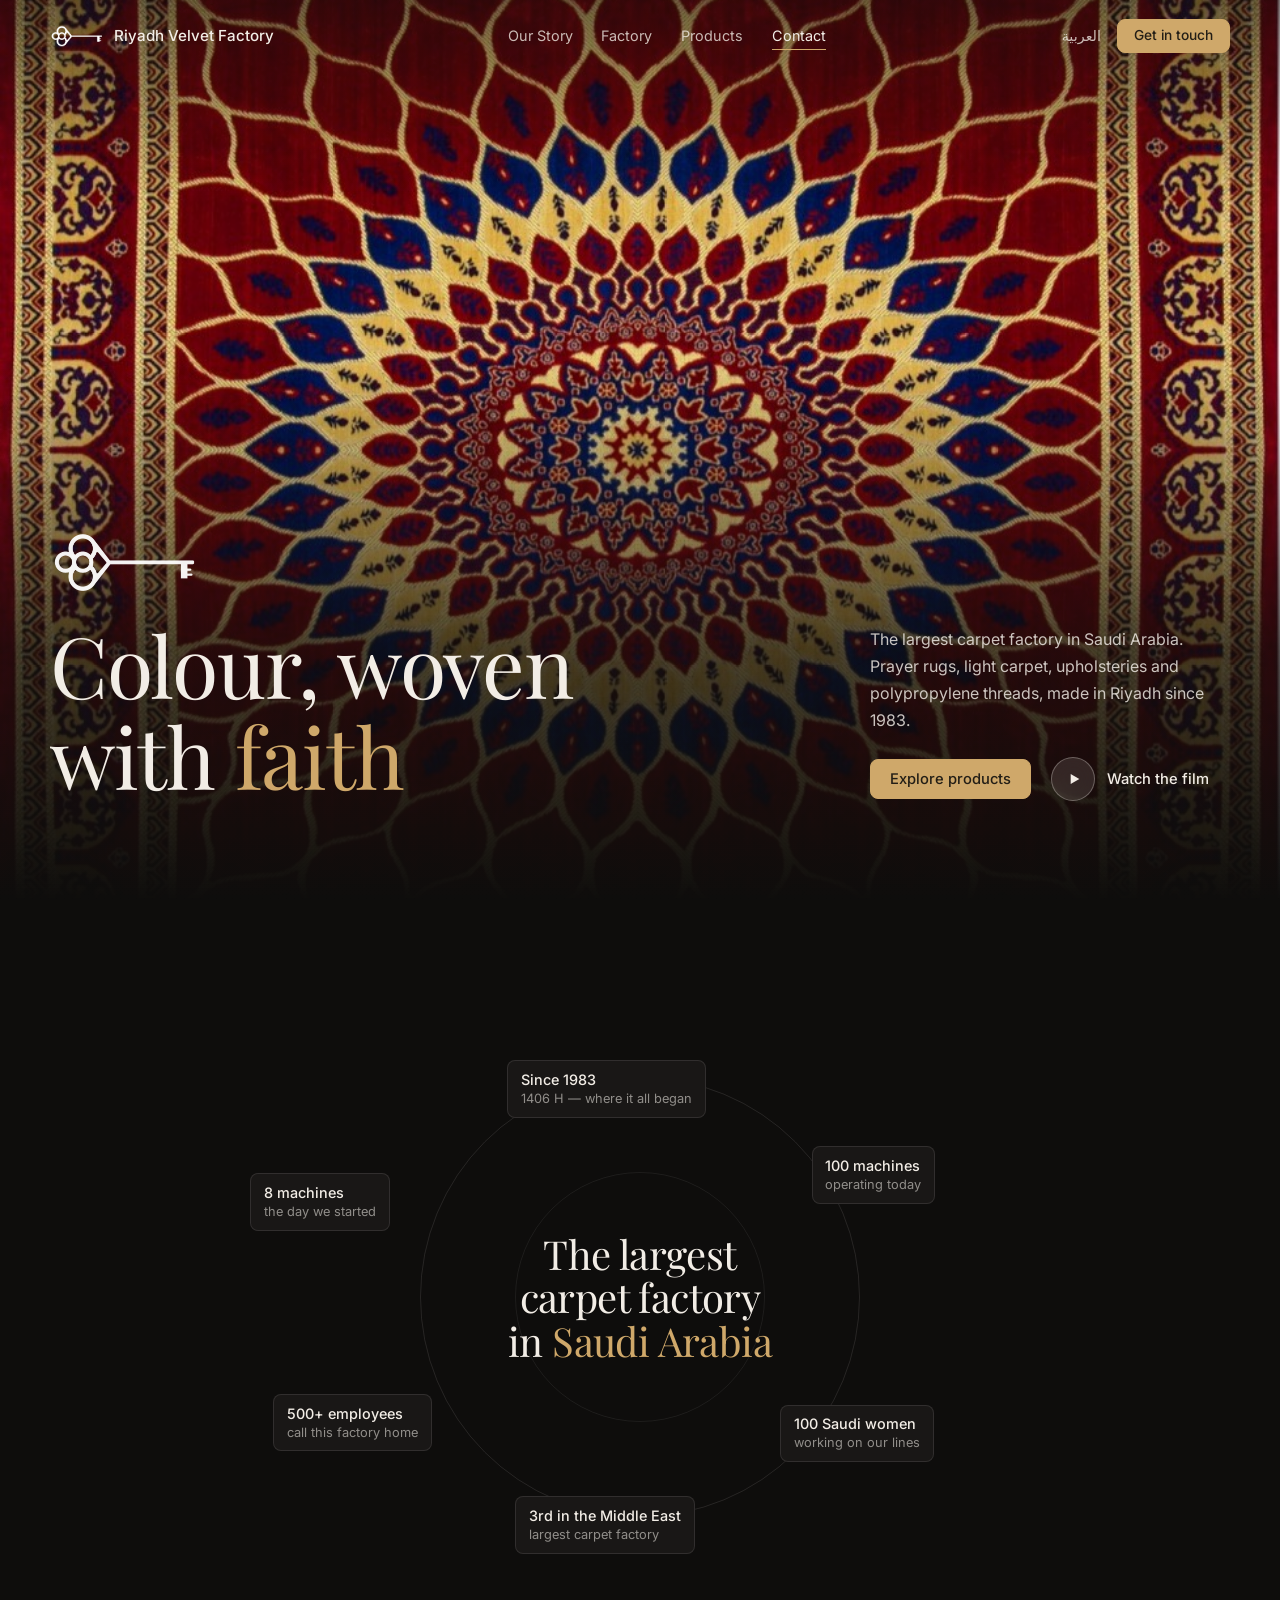
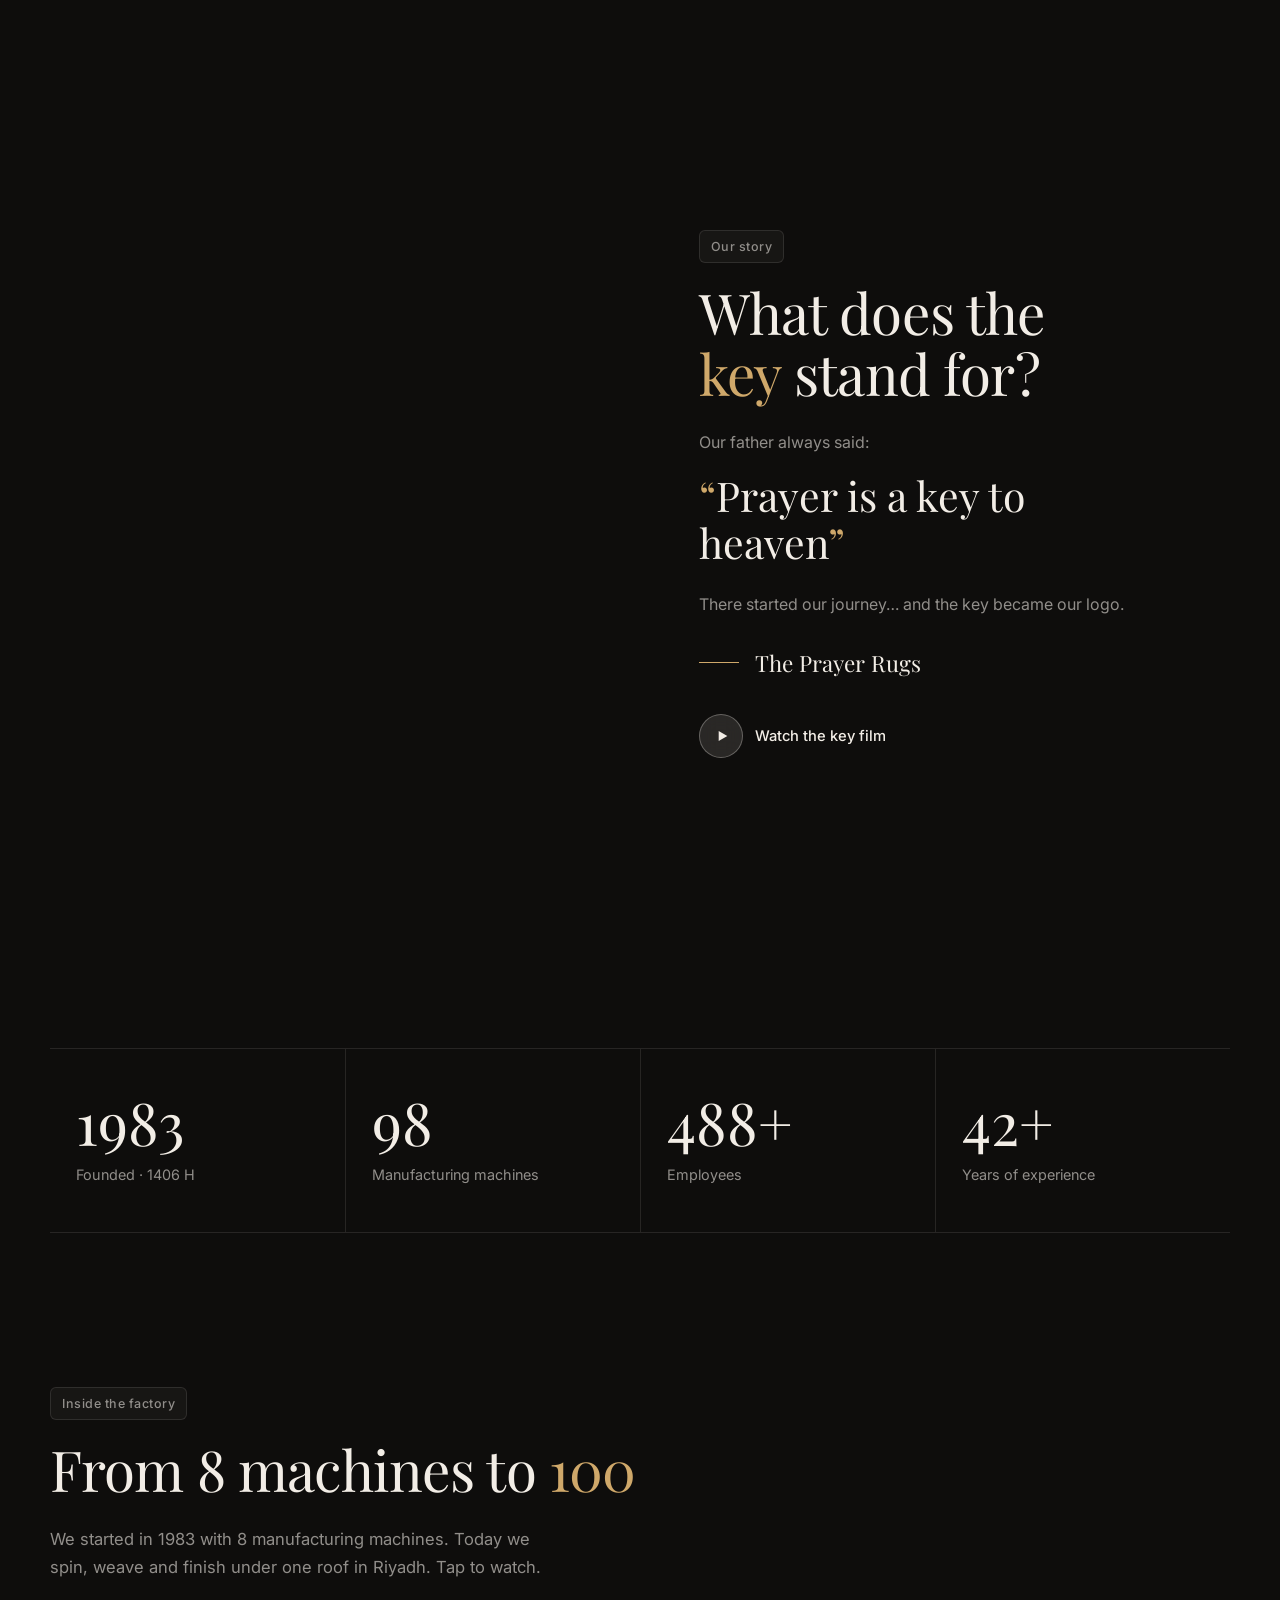
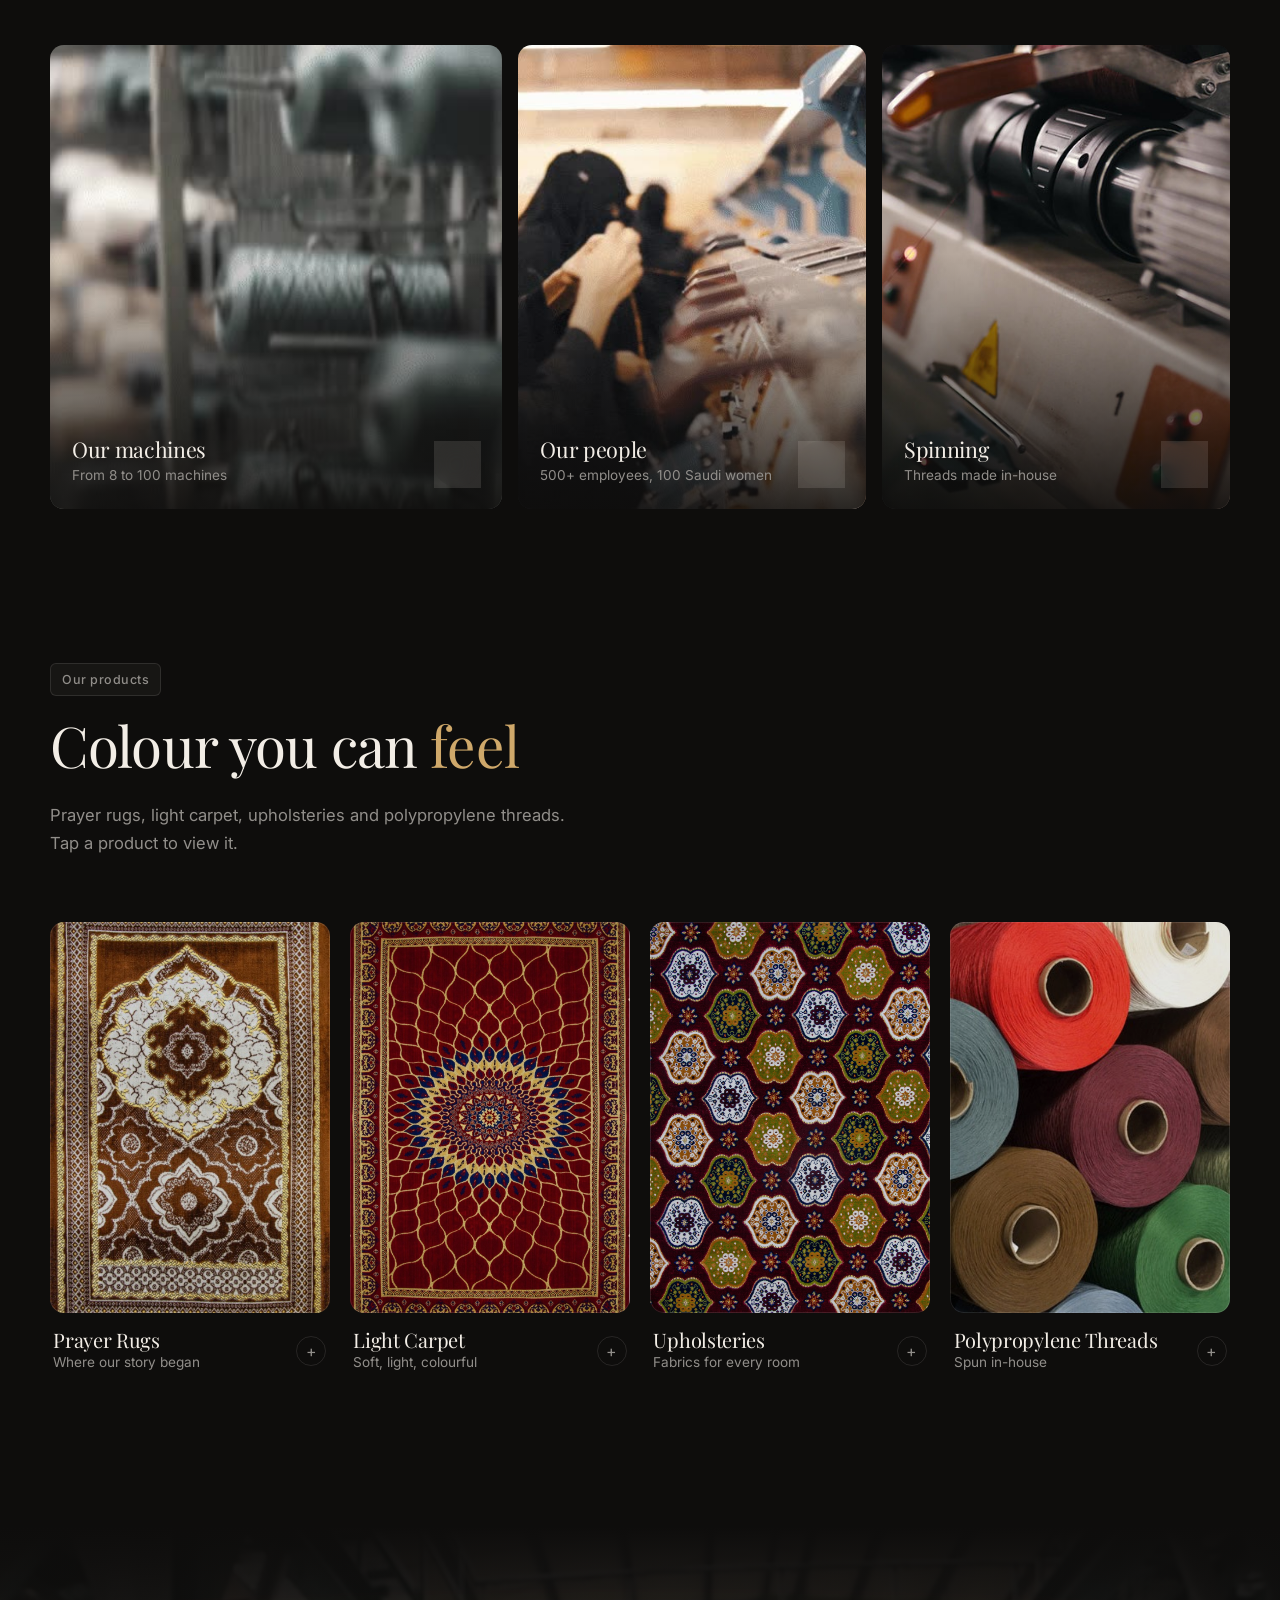
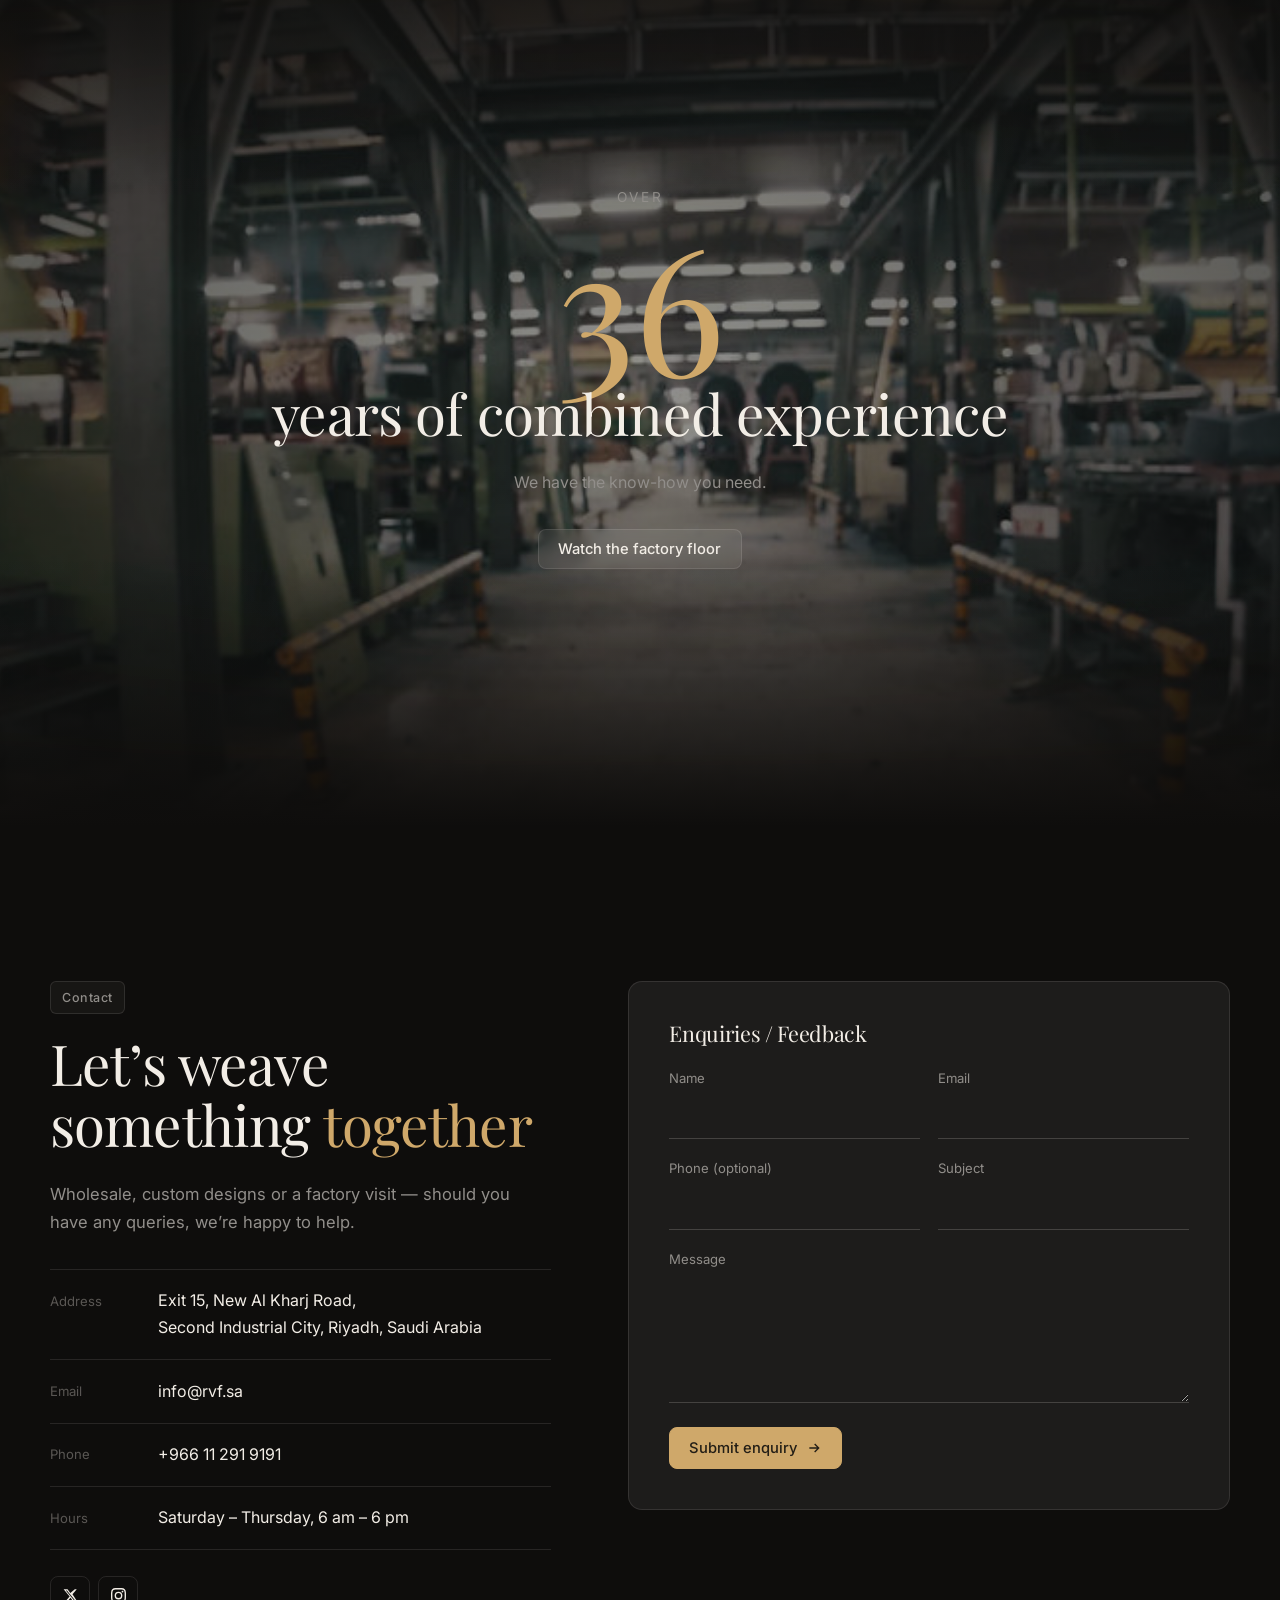
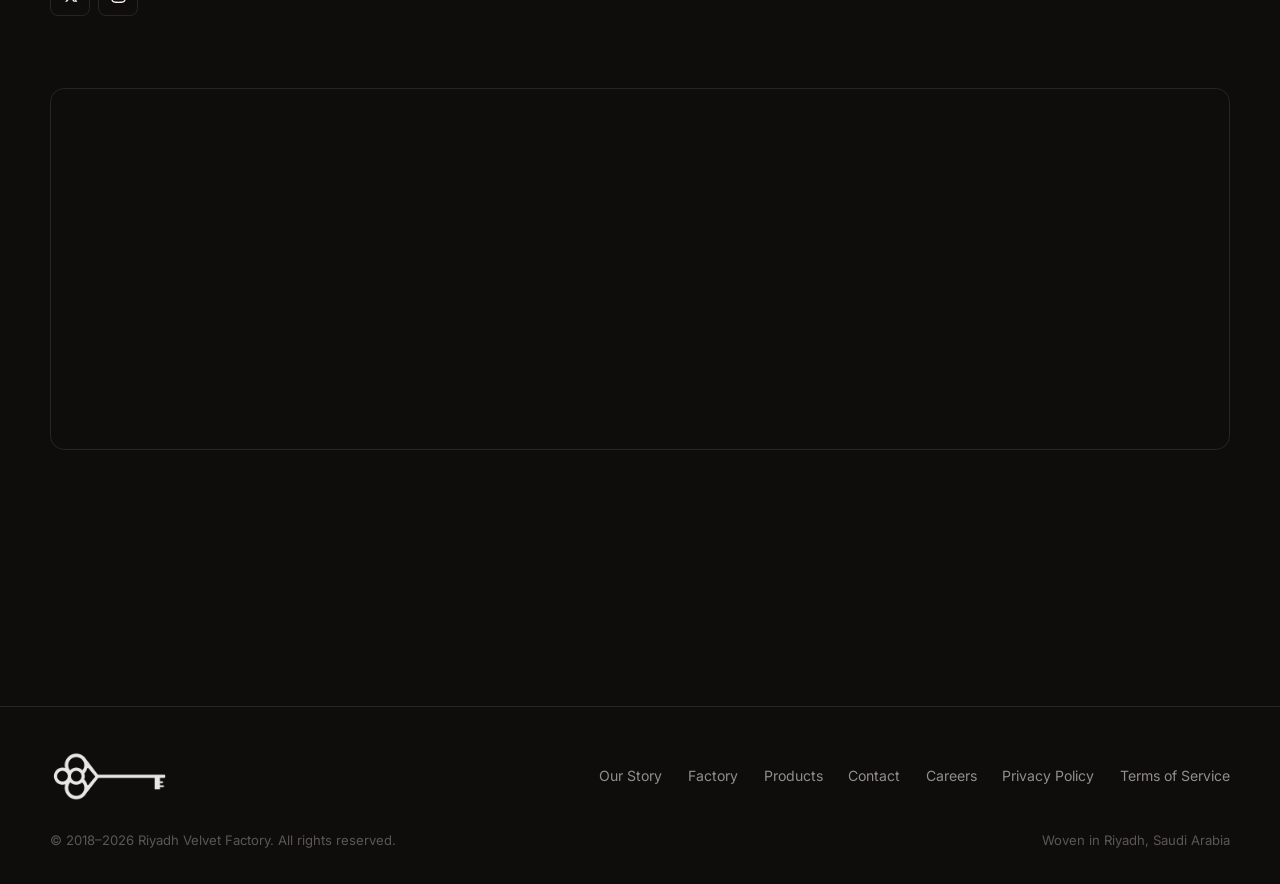
<file: rvfstory/index.html>
<!DOCTYPE html>
<html lang="en" dir="ltr">
<head>
<meta charset="utf-8">
<meta name="viewport" content="width=device-width, initial-scale=1">
<title>Our Story | Riyadh Velvet Factory</title>
<meta name="robots" content="noindex, follow">
<link rel="canonical" href="https://www.rvf.sa/">
<link rel="alternate" hreflang="ar" href="https://www.rvf.sa/home-ar/#story">
<meta http-equiv="refresh" content="0; url=../#story">
<script>location.replace("../#story"+location.search);</script>
<style>body{background:#0e0d0c;color:#f2ede6;font:16px system-ui,sans-serif;display:grid;place-items:center;min-height:100vh;margin:0}a{color:#cfa86a}</style>
</head>
<body><p><a href="../#story">Our Story | Riyadh Velvet Factory</a></p></body>
</html>
</file>
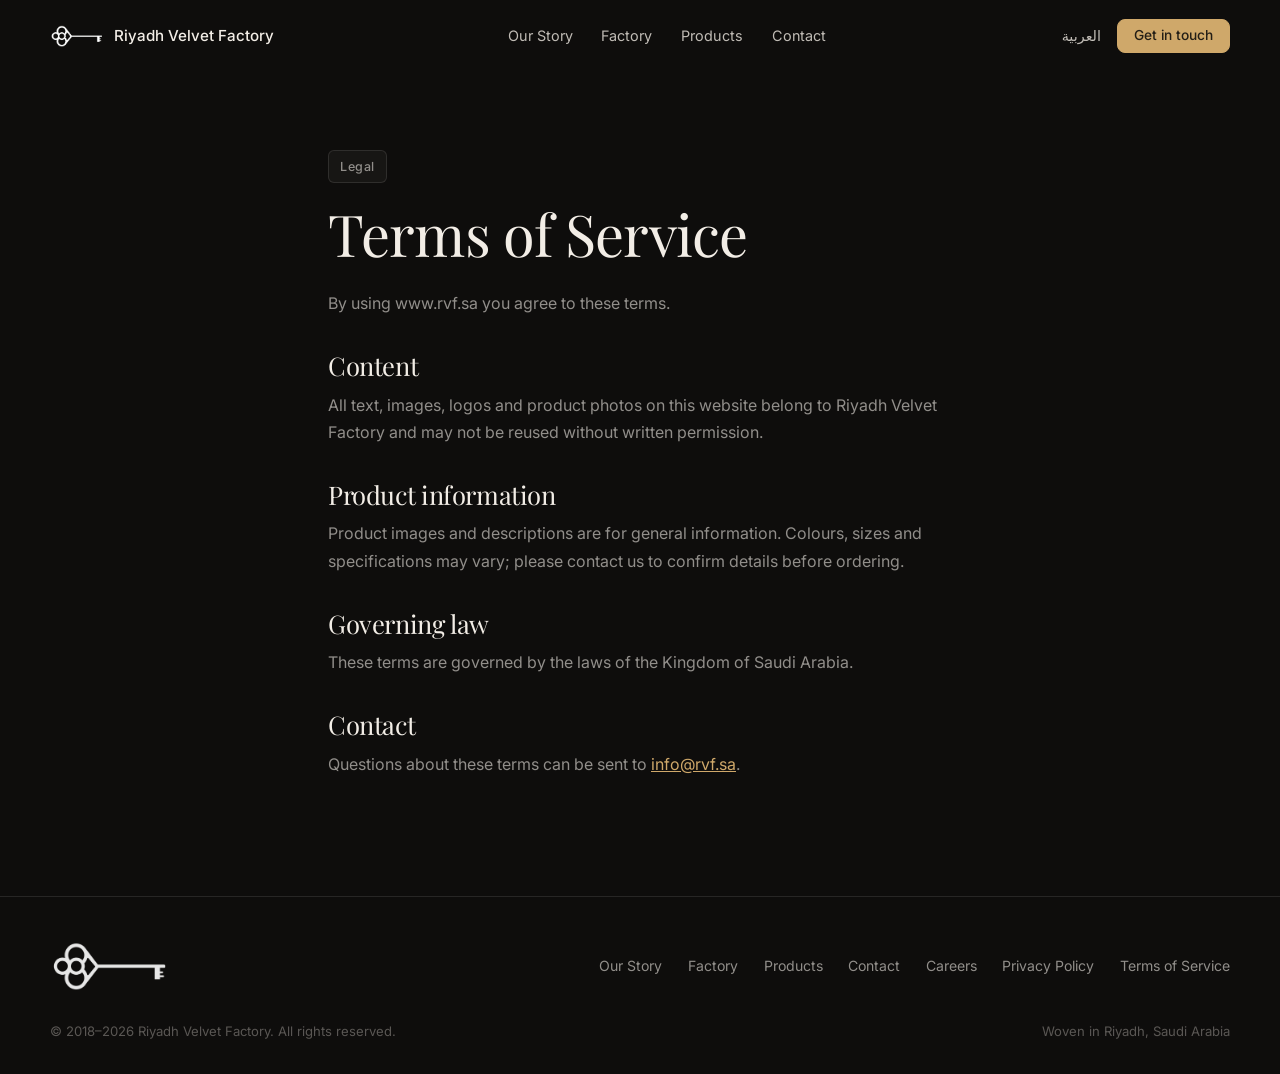
<file: terms-of-service/index.html>
<!DOCTYPE html>
<html lang="en" dir="ltr">
<head>
<meta charset="utf-8">
<meta name="viewport" content="width=device-width, initial-scale=1">
<title>Terms of Service | RiyadhVelvetFactory</title>
<meta name="description" content="Terms of service of Riyadh Velvet Factory.">
<meta name="keywords" content="riyadh velvet factory, carpet, prayer rug, upholstery, carpets, polypropylene, factory, middle east, saudi arabia, riyadh, rvf, مصنع الرياض المخملي, سجاد صلاة, سجاد خفيف">
<meta name="google-site-verification" content="kWxwWIBPkTmp_INHniXXtmmCd2P0RB9ZkoxQPCTirZA">
<link rel="canonical" href="https://www.rvf.sa/terms-of-service">
<link rel="alternate" hreflang="ar" href="https://www.rvf.sa/home-ar/">
<meta property="og:site_name" content="RiyadhVelvetFactory">
<meta property="og:title" content="Terms of Service | RiyadhVelvetFactory">
<meta property="og:description" content="Terms of service of Riyadh Velvet Factory.">
<meta property="og:type" content="website">
<meta property="og:url" content="https://www.rvf.sa/terms-of-service">
<meta property="og:image" content="https://www.rvf.sa/assets/images/df22b5_0e138656352b41de8df64f8e6e3fad81mv2-b0cf0ebf.png">
<meta name="twitter:card" content="summary_large_image">
<link rel="icon" type="image/png" href="../assets/images/df22b5_0e138656352b41de8df64f8e6e3fad81mv2-b0cf0ebf.png">
<link rel="preconnect" href="https://fonts.googleapis.com">
<link rel="preconnect" href="https://fonts.gstatic.com" crossorigin>
<link href="https://fonts.googleapis.com/css2?family=Playfair+Display:wght@400;500&family=Inter:wght@400;500&family=Amiri:wght@400;700&family=IBM+Plex+Sans+Arabic:wght@400;500&display=swap" rel="stylesheet">
<link rel="stylesheet" href="../assets/style.css">
<meta name="theme-color" content="#0e0d0c">
</head>
<body class="lang-en">
<a class="skip" href="#main">Skip to content</a>
<header class="site-header">
  <div class="wrap bar">
    <a class="brand" href="../"><img src="../assets/images/df22b5_0e138656352b41de8df64f8e6e3fad81mv2-b0cf0ebf.png" alt="" width="54" height="22"><span>Riyadh Velvet Factory</span></a>
    <button class="menu-btn" aria-expanded="false" aria-controls="nav" aria-label="Menu"><span></span></button>
    <nav id="nav" aria-label="Main">
      <ul><li><a href="../#story">Our Story</a></li><li><a href="../#factory">Factory</a></li><li><a href="../#products">Products</a></li><li><a href="../#contact">Contact</a></li></ul>
      <div class="nav-end">
        <a class="lang" href="../home-ar/" lang="ar">العربية</a>
        <a class="btn nav-cta" href="../#contact">Get in touch</a>
      </div>
    </nav>
  </div>
</header>
<main id="main" class="page">
<section class="wrap prose">
  <span class="tag">Legal</span>
  <h1 style="font-size:clamp(2.4rem,5vw,3.6rem)">Terms of Service</h1>
<p>By using www.rvf.sa you agree to these terms.</p>
<h2>Content</h2><p>All text, images, logos and product photos on this website belong to Riyadh Velvet Factory and may not be reused without written permission.</p>
<h2>Product information</h2><p>Product images and descriptions are for general information. Colours, sizes and specifications may vary; please contact us to confirm details before ordering.</p>
<h2>Governing law</h2><p>These terms are governed by the laws of the Kingdom of Saudi Arabia.</p>
<h2>Contact</h2><p>Questions about these terms can be sent to <a href="mailto:info@rvf.sa">info@rvf.sa</a>.</p>
</section>
</main>
<footer class="site-footer">
  <div class="wrap">
    <div class="foot">
      <img src="../assets/images/df22b5_0e138656352b41de8df64f8e6e3fad81mv2-b0cf0ebf.png" alt="Riyadh Velvet Factory" width="120" height="50" loading="lazy">
      <ul>
        <li><a href="../#story">Our Story</a></li><li><a href="../#factory">Factory</a></li><li><a href="../#products">Products</a></li><li><a href="../#contact">Contact</a></li>
        <li><a href="mailto:info@rvf.sa?subject=Careers">Careers</a></li>
        <li><a href="../privacy-policy/">Privacy Policy</a></li>
        <li><a href="../terms-of-service/">Terms of Service</a></li>
      </ul>
    </div>
    <div class="copy"><p>© 2018–<span class="yr">2026</span> Riyadh Velvet Factory. All rights reserved.</p><p>Woven in Riyadh, Saudi Arabia</p></div>
  </div>
</footer>
<script src="../assets/site.js" defer></script>
</body>
</html>
</file>
<file: assets/style.css>
/* ==========================================================================
   Riyadh Velvet Factory — one-page dark landing
   --------------------------------------------------------------------------
   THEME: change ONLY these two colours to re-skin the whole site.
     --primary   : page background (dark, from our black & white brand)
     --secondary : the single accent (highlight words, buttons, lines)
   Everything else is mixed from these two + white.

   Presets (copy a pair into :root):
     Wool gold (default)  --primary:#0e0d0c  --secondary:#cfa86a
     Velvet red           --primary:#0f0c0c  --secondary:#c4544b
     Saudi green          --primary:#0b0f0d  --secondary:#3fa46e
     Teal (sample)        --primary:#0d0f0f  --secondary:#4fb3a4
   Hero photo: replace assets/images/hero.jpg (keep the same file name).
   ========================================================================== */
:root{
  --primary:#0e0d0c;
  --secondary:#cfa86a;

  /* derived — no need to edit */
  --bg:var(--primary);
  --surface:color-mix(in oklab,var(--primary) 92%,#fff);
  --text:#f2ede6;
  --muted:color-mix(in oklab,var(--text) 62%,var(--primary));
  --faint:color-mix(in oklab,var(--text) 38%,var(--primary));
  --line:color-mix(in oklab,var(--text) 11%,transparent);
  --accent:var(--secondary);
  --accent-ink:color-mix(in oklab,var(--secondary) 15%,#0b0a09);

  --wrap:1180px;
  --gutter:clamp(18px,4.5vw,48px);
  --r:14px;
  --ease:cubic-bezier(.2,.7,.2,1);
  --serif:"Playfair Display",Georgia,"Times New Roman",serif;
  --sans:"Inter",system-ui,-apple-system,"Segoe UI",Arial,sans-serif;
  --serif-ar:"Amiri","Noto Naskh Arabic","Traditional Arabic",serif;
  --sans-ar:"IBM Plex Sans Arabic","Segoe UI",Tahoma,sans-serif;
  color-scheme:dark;
}

*,*::before,*::after{box-sizing:border-box}
html{scroll-behavior:smooth;scroll-padding-top:72px;-webkit-text-size-adjust:100%}
html,body{overflow-x:clip}
body{margin:0;background:var(--bg);color:var(--text);font:400 1rem/1.7 var(--sans);-webkit-font-smoothing:antialiased;min-height:100vh;display:flex;flex-direction:column}
.lang-ar{font-family:var(--sans-ar)}
img,video{max-width:100%;display:block}
img{height:auto}
a{color:inherit}
:focus-visible{outline:2px solid var(--accent);outline-offset:3px;border-radius:4px}
address{font-style:normal}
p{margin:0 0 1em}
h1,h2,h3{margin:0 0 .45em;font-family:var(--serif);font-weight:400;line-height:1.08;letter-spacing:-.015em;text-wrap:balance}
.lang-ar h1,.lang-ar h2,.lang-ar h3{font-family:var(--serif-ar);line-height:1.35;letter-spacing:0}
h1{font-size:clamp(2.8rem,6.6vw,5.6rem)}
h2{font-size:clamp(2.1rem,4.4vw,3.6rem)}
h3{font-size:1.35rem}
em,.hl{font-style:normal;color:var(--accent)}
[dir=ltr]{unicode-bidi:isolate}
.skip{position:absolute;top:-80px;inset-inline-start:1rem;background:var(--accent);color:var(--accent-ink);padding:.6rem 1rem;border-radius:8px;z-index:100}
.skip:focus{top:1rem}
.wrap{width:100%;max-width:calc(var(--wrap) + 2 * var(--gutter));margin-inline:auto;padding-inline:var(--gutter)}
.muted{color:var(--muted)}
.tag{display:inline-block;font-size:.78rem;font-weight:500;letter-spacing:.04em;color:var(--muted);border:1px solid var(--line);background:color-mix(in oklab,var(--text) 4%,transparent);padding:.3rem .7rem;border-radius:6px;margin-bottom:1.2rem}
.lang-ar .tag{font-size:.88rem;letter-spacing:0}
.lead{font-size:clamp(1rem,1.3vw,1.12rem);color:var(--muted);max-width:52ch}

/* buttons */
.btn{display:inline-flex;align-items:center;gap:.55rem;border:1px solid var(--accent);border-radius:8px;padding:.75rem 1.2rem;background:var(--accent);color:var(--accent-ink);font:500 .92rem/1 var(--sans);text-decoration:none;cursor:pointer;transition:background .3s,color .3s,border-color .3s}
.lang-ar .btn{font-family:var(--sans-ar);font-size:.98rem}
.btn:hover{background:transparent;color:var(--accent)}
.btn.ghost{background:color-mix(in oklab,var(--text) 8%,transparent);border-color:var(--line);color:var(--text);backdrop-filter:blur(8px)}
.btn.ghost:hover{border-color:var(--accent);color:var(--accent)}
.btn .arr{transition:transform .3s var(--ease)}
.btn:hover .arr{transform:translateX(3px)}
.lang-ar .btn .arr{transform:scaleX(-1)}
.lang-ar .btn:hover .arr{transform:scaleX(-1) translateX(3px)}
.play{display:inline-grid;place-items:center;flex:none;width:54px;height:54px;border-radius:50%;background:color-mix(in oklab,var(--text) 12%,transparent);border:1px solid color-mix(in oklab,var(--text) 30%,transparent);color:var(--text);backdrop-filter:blur(10px);transition:transform .35s var(--ease),background .3s,color .3s,border-color .3s}
.play svg{width:16px;height:16px;fill:currentColor;margin-inline-start:2px}
.lang-ar .play svg{transform:scaleX(-1);margin-inline-start:0;margin-inline-end:2px}
.play-label{display:inline-flex;align-items:center;gap:.8rem;background:none;border:0;color:var(--text);font:500 .92rem var(--sans);cursor:pointer;padding:0}
.lang-ar .play-label{font-family:var(--sans-ar)}
.play-label .play{width:44px;height:44px}
.play-label:hover .play,[data-video]:hover .play{background:var(--accent);border-color:var(--accent);color:var(--accent-ink)}

/* ---------- header ---------- */
.site-header{position:fixed;top:0;inset-inline:0;z-index:50;transition:background .4s,border-color .4s,transform .45s var(--ease);border-bottom:1px solid transparent}
.site-header.scrolled{background:color-mix(in oklab,var(--primary) 78%,transparent);backdrop-filter:blur(16px) saturate(1.3);-webkit-backdrop-filter:blur(16px) saturate(1.3);border-color:var(--line)}
.site-header.hide{transform:translateY(-100%)}
.bar{display:flex;align-items:center;gap:1.5rem;height:72px}
.brand{display:flex;align-items:center;gap:.6rem;text-decoration:none;font-weight:500;font-size:.95rem;white-space:nowrap}
.brand img{width:54px}
nav{display:flex;align-items:center;gap:1.6rem;flex:1}
nav ul{list-style:none;display:flex;gap:1.8rem;margin:0 auto;padding:0}
nav ul a{text-decoration:none;font-size:.9rem;color:color-mix(in oklab,var(--text) 78%,transparent);transition:color .25s;position:relative}
nav ul a::after{content:"";position:absolute;inset-inline:0;bottom:-6px;height:1px;background:var(--accent);transform:scaleX(0);transition:transform .35s var(--ease)}
nav ul a:hover,nav ul a.active{color:var(--text)}
nav ul a.active::after{transform:none}
.nav-end{display:flex;align-items:center;gap:1rem}
.lang{font-size:.9rem;text-decoration:none;color:color-mix(in oklab,var(--text) 78%,transparent)}
.lang:hover{color:var(--accent)}
.nav-cta{padding:.6rem 1rem;font-size:.86rem}
.menu-btn{display:none;margin-inline-start:auto;width:42px;height:42px;border-radius:8px;border:1px solid var(--line);background:color-mix(in oklab,var(--text) 6%,transparent);color:var(--text);cursor:pointer;place-items:center}
.menu-btn span,.menu-btn span::before{display:block;width:16px;height:1.5px;background:currentColor;position:relative;transition:transform .3s}
.menu-btn span::before{content:"";position:absolute;top:5px}
.menu-btn span{transform:translateY(-2.5px)}
.menu-btn[aria-expanded=true] span{transform:rotate(45deg)}
.menu-btn[aria-expanded=true] span::before{transform:translateY(-5px) rotate(-90deg)}

main{flex:1;width:100%}
section{position:relative}
.section{padding-block:clamp(80px,12vw,160px)}
.head{max-width:640px;margin-bottom:clamp(36px,5vw,64px)}
.head.center{margin-inline:auto;text-align:center}
.head.center .lead{margin-inline:auto}

/* ---------- hero ---------- */
.hero{min-height:100vh;min-height:100svh;display:flex;align-items:flex-end;isolation:isolate;overflow:hidden}
.hero-bg{position:absolute;inset:0;z-index:-2}
.hero-bg img,.hero-bg video{width:100%;height:100%;object-fit:cover;animation:heroIn 2.4s var(--ease) both}
@keyframes heroIn{from{transform:scale(1.1);opacity:.4}}
.hero::after{content:"";position:absolute;inset:0;z-index:-1;background:linear-gradient(180deg,color-mix(in oklab,var(--primary) 55%,transparent) 0%,transparent 22%,transparent 40%,color-mix(in oklab,var(--primary) 72%,transparent) 72%,var(--primary) 100%)}
.hero-inner{display:grid;grid-template-columns:1.25fr 1fr;align-items:end;gap:2rem 4rem;padding-top:120px;padding-bottom:clamp(56px,11vh,120px)}
.hero h1{margin:0;max-width:11ch}
.hero-side{max-width:360px;justify-self:end}
.hero-side p{color:color-mix(in oklab,var(--text) 82%,transparent);margin-bottom:1.4rem}
.hero-actions{display:flex;flex-wrap:wrap;align-items:center;gap:1.2rem}
.hero-logo{width:min(150px,36vw);margin-bottom:1.6rem;opacity:.95}

/* ---------- orbit (facts) ---------- */
.orbit-sec{padding-block:clamp(60px,10vw,140px)}
.orbit{position:relative;width:min(780px,100%);aspect-ratio:1.45;margin-inline:auto;display:grid;place-items:center}
.ring{position:absolute;left:50%;top:50%;border-radius:50%;border:1px solid var(--line);transform:translate(-50%,-50%)}
.ring.r1{width:min(440px,72%);aspect-ratio:1;animation:spin 40s linear infinite}
.ring.r2{width:min(250px,42%);aspect-ratio:1;border-color:color-mix(in oklab,var(--text) 7%,transparent)}
.ring.r1::after{content:"";position:absolute;width:7px;height:7px;border-radius:50%;background:var(--accent);top:-3.5px;left:50%;margin-left:-3.5px;box-shadow:0 0 14px var(--accent)}
@keyframes spin{to{transform:translate(-50%,-50%) rotate(360deg)}}
.orbit-center{position:relative;text-align:center;width:min(300px,46%);grid-area:1/1}
.chips{grid-area:1/1;position:absolute;inset:0}
.orbit-center h2{font-size:clamp(1.7rem,3.2vw,2.5rem);margin:0}
.chip{position:absolute;font-size:.8rem;line-height:1.4;color:var(--muted);background:color-mix(in oklab,var(--text) 6%,var(--primary));border:1px solid var(--line);padding:.55rem .8rem;border-radius:8px;max-width:210px;animation:float 7s ease-in-out infinite;animation-delay:var(--fd,0s)}
.chip b{display:block;color:var(--text);font-weight:500;font-size:.9rem}
.lang-ar .chip{font-size:.88rem}
.lang-ar .chip b{font-size:.95rem}
@keyframes float{50%{transform:translateY(-8px)}}

/* ---------- story (media fading into dark) ---------- */
.story{display:grid;grid-template-columns:1.1fr 1fr;align-items:center;gap:clamp(24px,5vw,72px)}
.story-media{position:relative;height:min(90vh,800px);border:0;padding:0;background:none;cursor:pointer;-webkit-mask-image:radial-gradient(ellipse 70% 70% at 50% 50%,#000 45%,transparent 100%);mask-image:radial-gradient(ellipse 70% 70% at 50% 50%,#000 45%,transparent 100%)}
.story-media video,.story-media img{width:100%;height:100%;object-fit:cover}
.story-media .play{position:absolute;top:50%;left:50%;transform:translate(-50%,-50%)}
.story-text{max-width:460px}
.quote{font-family:var(--serif);font-size:clamp(1.8rem,3.2vw,2.6rem);line-height:1.15;margin:.2em 0 .6em}
.lang-ar .quote{font-family:var(--serif-ar);line-height:1.5}
.quote::before{content:"“";color:var(--accent)}.quote::after{content:"”";color:var(--accent)}
.lang-ar .quote::before{content:"«"}.lang-ar .quote::after{content:"»"}
.rugs{display:flex;align-items:center;gap:1rem;font-family:var(--serif);font-size:1.4rem;margin:1.6rem 0 2rem}
.lang-ar .rugs{font-family:var(--serif-ar)}
.rugs::before{content:"";width:40px;height:1px;background:var(--accent)}

/* ---------- numbers ---------- */
.numbers{display:grid;grid-template-columns:repeat(4,1fr);border-top:1px solid var(--line);border-bottom:1px solid var(--line)}
.num{padding:clamp(24px,3.5vw,44px) clamp(12px,2vw,28px);border-inline-start:1px solid var(--line)}
.num:first-child{border-inline-start:0}
.num b{display:block;font-family:var(--serif);font-weight:400;font-size:clamp(2.4rem,4.6vw,3.8rem);line-height:1;margin-bottom:.6rem}
.lang-ar .num b{font-family:var(--serif-ar)}
.num span{color:var(--muted);font-size:.9rem}

/* ---------- factory films ---------- */
.films{display:grid;grid-template-columns:1.3fr 1fr 1fr;gap:16px}
.film{position:relative;border:0;padding:0;border-radius:var(--r);overflow:hidden;background:var(--surface);aspect-ratio:3/4;cursor:pointer;color:var(--text);text-align:start;font:inherit;isolation:isolate;display:flex;align-items:flex-end}
.film:first-child{aspect-ratio:auto}
.film img,.film video{position:absolute;inset:0;width:100%;height:100%;object-fit:cover;z-index:-2;transition:transform 1.2s var(--ease)}
.film::after{content:"";position:absolute;inset:0;z-index:-1;background:linear-gradient(180deg,transparent 45%,color-mix(in oklab,var(--primary) 88%,transparent))}
.film:hover img,.film:hover video{transform:scale(1.05)}
.film .cap{width:100%;padding:22px;display:flex;align-items:flex-end;justify-content:space-between;gap:1rem}
.film h3{margin:0;font-size:1.35rem}
.film small{display:block;color:var(--muted);font-size:.85rem;margin-top:.2rem}
.film .play{width:46px;height:46px}

/* ---------- products ---------- */
.products{display:grid;grid-template-columns:repeat(4,1fr);gap:clamp(12px,1.6vw,22px)}
.product{border:0;padding:0;background:none;color:var(--text);text-align:start;font:inherit;cursor:pointer}
.product .ph{position:relative;display:block;border-radius:var(--r);overflow:hidden;aspect-ratio:3/4.2;background:var(--surface)}
.product img{width:100%;height:100%;object-fit:cover;transition:transform 1.1s var(--ease),filter .6s;filter:saturate(.92) brightness(.9)}
.product:hover img{transform:scale(1.06);filter:none}
.product .ph::after{content:"";position:absolute;inset:0;border-radius:inherit;box-shadow:inset 0 0 0 1px var(--line)}
.product .meta{display:flex;justify-content:space-between;align-items:center;gap:.8rem;padding:1rem .2rem 0}
.product h3{margin:0;font-size:1.25rem}
.product small{display:block;color:var(--muted);font-size:.85rem}
.product .plus{flex:none;width:30px;height:30px;border-radius:50%;border:1px solid var(--line);display:grid;place-items:center;color:var(--muted);transition:all .3s}
.product:hover .plus{background:var(--accent);border-color:var(--accent);color:var(--accent-ink);transform:rotate(90deg)}

/* ---------- experience ---------- */
.exp{min-height:100vh;display:grid;place-items:center;text-align:center;isolation:isolate;overflow:hidden;padding:clamp(80px,12vw,160px) var(--gutter)}
.exp>video{position:absolute;inset:0;width:100%;height:100%;object-fit:cover;z-index:-2;opacity:.55}
.exp::after{content:"";position:absolute;inset:0;z-index:-1;background:linear-gradient(180deg,var(--primary) 0%,transparent 30%,transparent 70%,var(--primary) 100%),radial-gradient(ellipse at center,transparent 0%,color-mix(in oklab,var(--primary) 55%,transparent) 100%)}
.exp .over{display:block;font-family:var(--sans);font-size:.85rem;letter-spacing:.2em;text-transform:uppercase;color:var(--muted);margin-bottom:1rem}
.lang-ar .exp .over{letter-spacing:0;font-family:var(--sans-ar);font-size:1rem}
.exp .big{display:block;font-size:clamp(5rem,15vw,11rem);line-height:.9;color:var(--accent)}
.exp p{color:var(--muted);margin:0 auto 2rem}

/* ---------- contact ---------- */
.contact{display:grid;grid-template-columns:1fr 1.2fr;gap:clamp(32px,6vw,96px);align-items:start}
.info{list-style:none;margin:2rem 0 0;padding:0;display:grid}
.info li{display:flex;gap:1rem;padding:1.1rem 0;border-top:1px solid var(--line)}
.info li:last-child{border-bottom:1px solid var(--line)}
.info .k{flex:none;width:92px;color:var(--faint);font-size:.82rem;padding-top:.15rem}
.info a{text-decoration:none}
.info a:hover{color:var(--accent)}
.social{display:flex;gap:.5rem;margin-top:1.6rem}
.social a{display:grid;place-items:center;width:40px;height:40px;border-radius:8px;border:1px solid var(--line);color:var(--text);transition:all .25s}
.social a:hover{border-color:var(--accent);color:var(--accent)}
.social svg{width:15px;height:15px;fill:currentColor}
.form{display:grid;gap:18px;background:var(--surface);border:1px solid var(--line);border-radius:var(--r);padding:clamp(22px,3.5vw,40px)}
.form h3{margin:0 0 .2rem}
.form .row{display:grid;grid-template-columns:1fr 1fr;gap:18px}
.form label{display:grid;gap:.3rem;font-size:.82rem;color:var(--muted)}
.form input,.form textarea{width:100%;background:transparent;border:0;border-bottom:1px solid color-mix(in oklab,var(--text) 18%,transparent);color:var(--text);padding:.55rem 0;font:inherit;font-size:1rem;border-radius:0;transition:border-color .25s}
.form textarea{resize:vertical}
.form input:focus,.form textarea:focus{outline:none;border-color:var(--accent)}
.form .btn{justify-self:start;margin-top:.4rem}
.hp{position:absolute;inset-inline-start:-9999px}
.sent{background:color-mix(in oklab,var(--accent) 16%,transparent);border:1px solid color-mix(in oklab,var(--accent) 40%,transparent);border-radius:8px;padding:.8rem 1rem;margin:0;color:var(--text)}
.map{margin-top:clamp(40px,6vw,72px);border-radius:var(--r);overflow:hidden;border:1px solid var(--line)}
.map iframe{display:block;width:100%;height:360px;border:0;filter:invert(.92) hue-rotate(180deg) grayscale(.6) contrast(.9)}

/* ---------- simple pages ---------- */
.page{padding-top:150px}
.prose{max-width:720px}
.prose h2{font-size:1.6rem;margin-top:2.2rem}
.prose p{color:var(--muted)}
.prose a{color:var(--accent)}

/* ---------- overlays ---------- */
dialog.overlay{border:0;padding:0;background:transparent;max-width:none;max-height:none;width:100vw;height:100vh;height:100dvh;display:grid;place-items:center;color:var(--text)}
dialog.overlay:not([open]){display:none}
dialog.overlay::backdrop{background:color-mix(in oklab,var(--primary) 92%,transparent);backdrop-filter:blur(8px)}
.overlay-body{position:relative;width:min(1100px,92vw);animation:pop .45s var(--ease)}
.overlay-body video{width:100%;max-height:82vh;border-radius:var(--r);background:#000;margin-inline:auto}
.overlay-body.tall{width:auto}
.overlay-body.tall video{width:auto;max-width:92vw;max-height:84vh}
@keyframes pop{from{opacity:0;transform:scale(.95) translateY(14px)}}
.x{position:fixed;top:18px;inset-inline-end:18px;width:46px;height:46px;border-radius:8px;border:1px solid var(--line);background:color-mix(in oklab,var(--text) 8%,transparent);color:var(--text);cursor:pointer;display:grid;place-items:center;transition:all .25s}
.x:hover{border-color:var(--accent);color:var(--accent)}
.x svg{width:18px;height:18px;stroke:currentColor;stroke-width:2;fill:none}
.g-img{max-height:78vh;width:auto;margin-inline:auto;border-radius:var(--r)}
.g-bar{display:flex;justify-content:space-between;align-items:center;gap:1rem;margin-top:14px}
.g-bar h2{font-size:1.4rem;margin:0}
.g-nav{display:flex;align-items:center;gap:.6rem;font-size:.9rem;color:var(--muted)}
.g-nav button{width:40px;height:40px;border-radius:8px;border:1px solid var(--line);background:none;color:var(--text);cursor:pointer;font-size:1.05rem}
.g-nav button:disabled{opacity:.3;cursor:default}
.g-nav button:not(:disabled):hover{border-color:var(--accent);color:var(--accent)}

/* ---------- footer ---------- */
.site-footer{border-top:1px solid var(--line);padding-block:44px 32px;margin-top:clamp(60px,8vw,120px)}
.foot{display:flex;flex-wrap:wrap;align-items:center;justify-content:space-between;gap:1.5rem}
.foot img{width:120px;opacity:.9}
.foot ul{list-style:none;margin:0;padding:0;display:flex;flex-wrap:wrap;gap:.6rem 1.6rem}
.foot ul a{text-decoration:none;color:var(--muted);font-size:.88rem}
.foot ul a:hover{color:var(--accent)}
.copy{margin:1.8rem 0 0;color:var(--faint);font-size:.82rem;display:flex;flex-wrap:wrap;justify-content:space-between;gap:.6rem}
.copy p{margin:0}

/* ---------- reveal ---------- */
.js .reveal{opacity:0;transform:translateY(26px);transition:opacity 1s var(--ease),transform 1s var(--ease);transition-delay:var(--d,0s)}
.js .reveal.in{opacity:1;transform:none}

/* ---------- responsive ---------- */
@media (max-width:1000px){
  .films{grid-template-columns:1fr 1fr}
  .film:first-child{grid-column:span 2;aspect-ratio:16/9}
  .products{grid-template-columns:repeat(2,1fr)}
  .numbers{grid-template-columns:repeat(2,1fr)}
  .num:nth-child(3){border-inline-start:0}
  .num:nth-child(n+3){border-top:1px solid var(--line)}
  .contact{grid-template-columns:1fr}
}
@media (max-width:880px){
  .menu-btn{display:grid}
  nav{display:none;position:absolute;top:72px;inset-inline:0;flex-direction:column;align-items:stretch;gap:0;background:color-mix(in oklab,var(--primary) 96%,transparent);backdrop-filter:blur(16px);border-bottom:1px solid var(--line);padding:.5rem var(--gutter) 1.5rem}
  nav.open{display:flex;animation:pop .3s var(--ease)}
  nav ul{flex-direction:column;gap:0;margin:0}
  nav ul a{display:block;padding:1rem 0;border-bottom:1px solid var(--line);font-size:1.05rem}
  nav ul a::after{display:none}
  .nav-end{justify-content:space-between;padding-top:1.2rem}
  .site-header:has(nav.open){background:color-mix(in oklab,var(--primary) 96%,transparent)}
  .hero-inner{grid-template-columns:1fr}
  .hero-side{justify-self:start}
  .story{grid-template-columns:1fr}
  .story-media{height:min(70vh,560px)}
  .orbit{aspect-ratio:auto;display:flex;flex-direction:column;align-items:center;gap:2.5rem}
  .orbit .ring{display:none}
  .orbit-center{padding:3rem 0;width:min(300px,80%)}
  .orbit-center::before{content:"";position:absolute;left:50%;top:50%;width:min(300px,80vw);aspect-ratio:1;border:1px solid var(--line);border-radius:50%;transform:translate(-50%,-50%);z-index:-1}
  .chips{position:static;display:grid;grid-template-columns:1fr 1fr;gap:10px;width:100%}
  .chip{position:static;max-width:none;animation:none}
}
@media (max-width:560px){
  .films{grid-template-columns:1fr}
  .film:first-child{grid-column:auto}
  .film{aspect-ratio:16/11}
  .products{gap:12px}
  .product h3{font-size:1.05rem}
  .product .plus{display:none}
  .form .row{grid-template-columns:1fr}
  .info .k{width:76px}
}
@media (prefers-reduced-motion:reduce){
  html{scroll-behavior:auto}
  *,*::before,*::after{animation:none!important;transition:none!important}
  .js .reveal{opacity:1;transform:none}
}
</file>
